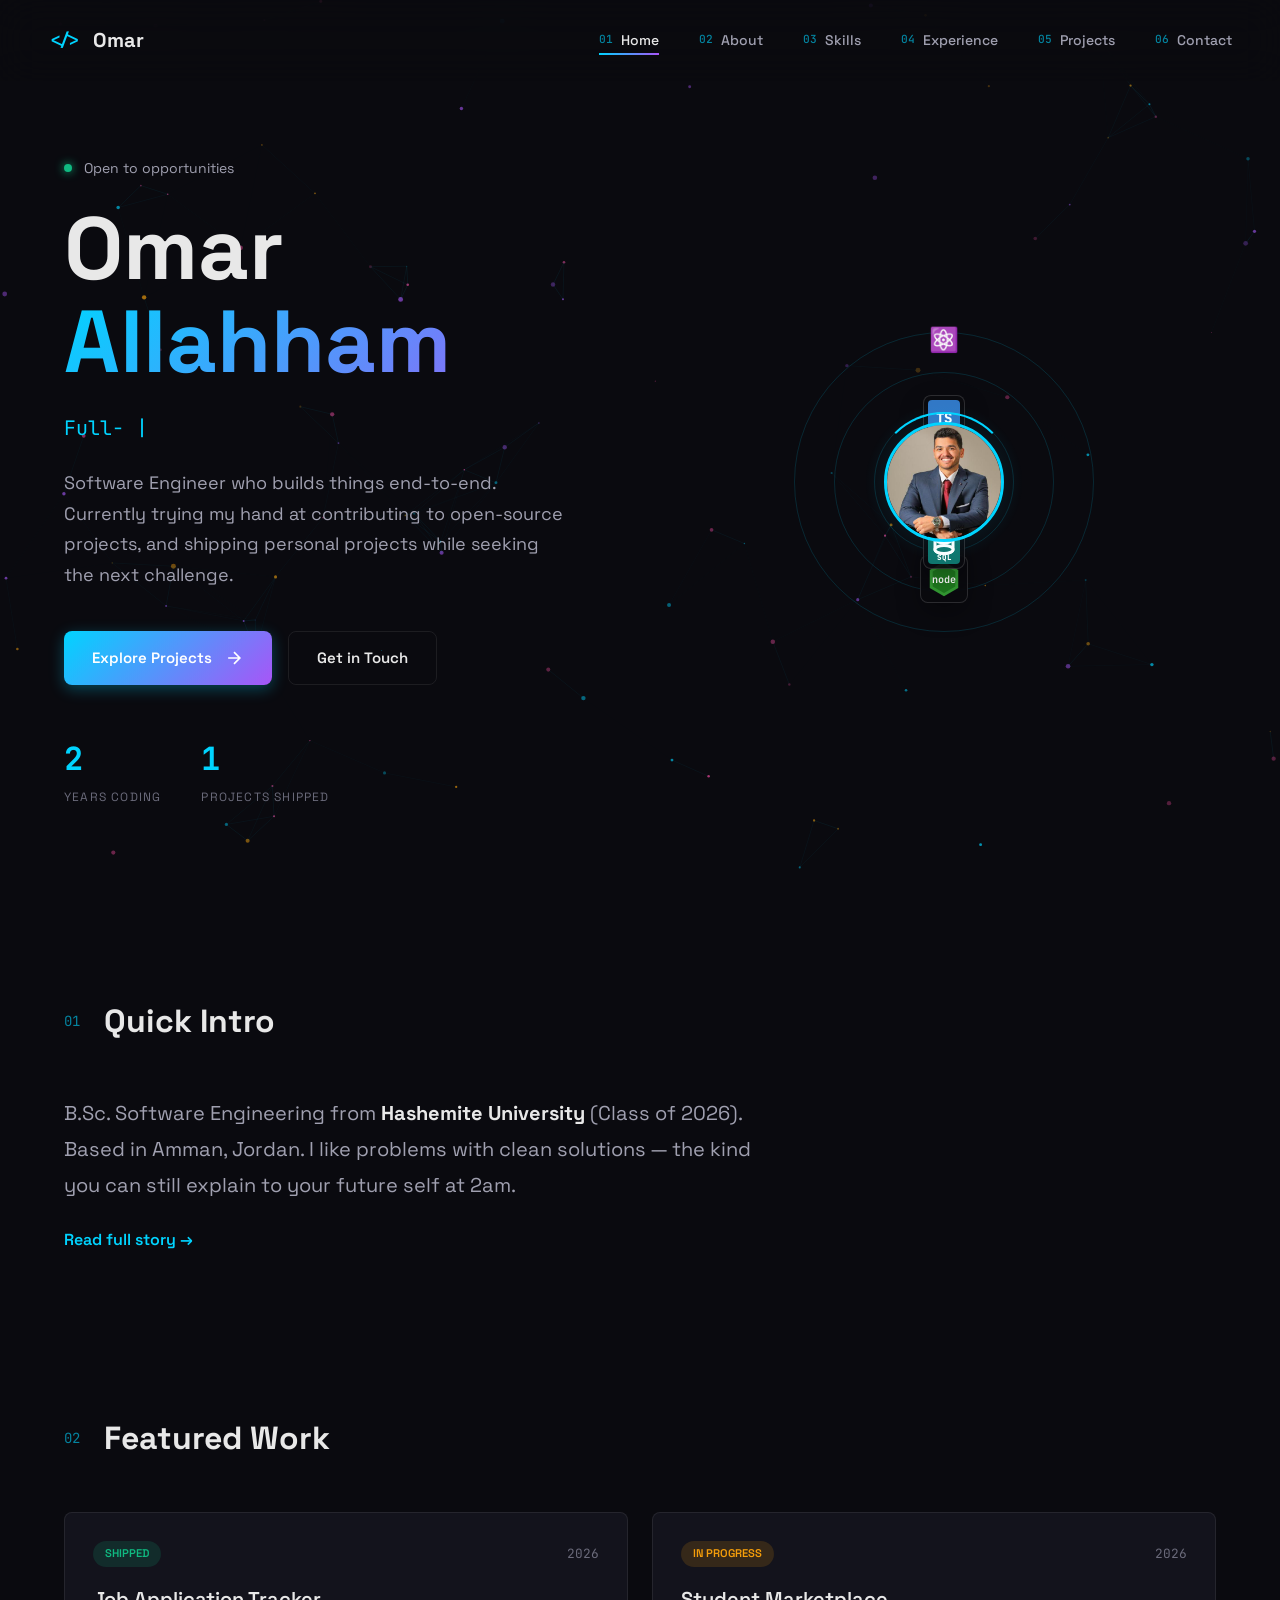
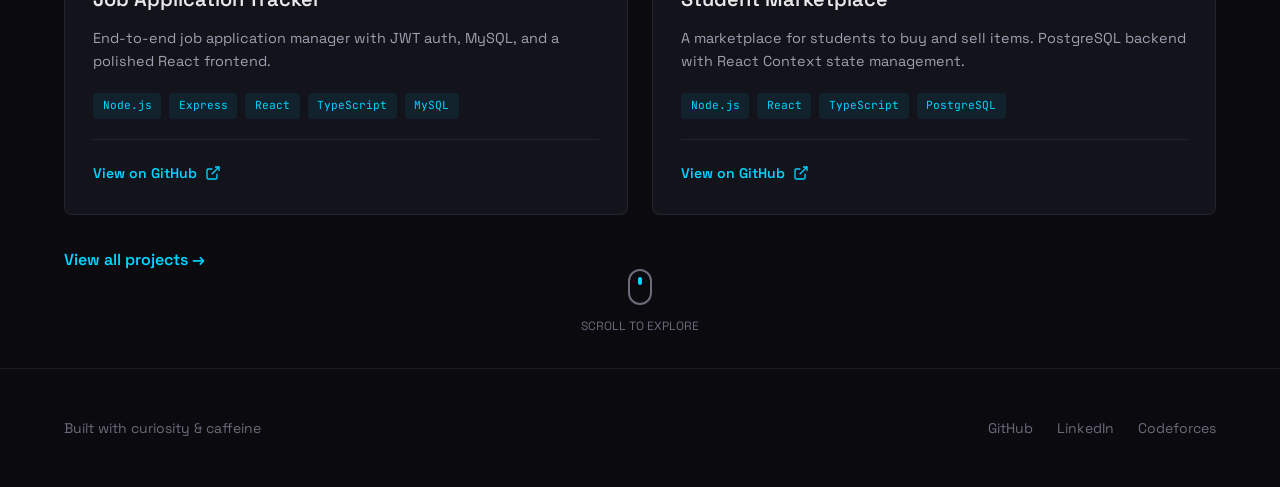
<file: index.html>
<!DOCTYPE html>
<html lang="en">
<head>
  <meta charset="UTF-8">
  <meta name="viewport" content="width=device-width, initial-scale=1.0">
  <meta name="description" content="Omar Allahham is a software engineer in Amman, Jordan building full-stack projects with React, TypeScript, Node.js, Express, and SQL databases.">
  <title>Omar Allahham — Software Engineer</title>
  <link rel="preconnect" href="https://fonts.googleapis.com">
  <link rel="preconnect" href="https://fonts.gstatic.com" crossorigin>
  <link href="https://fonts.googleapis.com/css2?family=Space+Grotesk:wght@300;400;500;600;700&family=JetBrains+Mono:wght@300;400;500;600;700&display=swap" rel="stylesheet">
  <link rel="stylesheet" href="css/main.css">
  <link rel="icon" href="data:image/svg+xml,%3Csvg xmlns='http://www.w3.org/2000/svg' viewBox='0 0 100 100'%3E%3Crect width='100' height='100' rx='18' fill='%230a0a0f'/%3E%3Ctext x='50' y='62' text-anchor='middle' font-size='42' font-family='Arial,sans-serif' font-weight='700' fill='%2300d4ff'%3EOA%3C/text%3E%3C/svg%3E">
</head>
<body class="page-home">
  <canvas id="universe-canvas" aria-hidden="true"></canvas>
  <nav class="main-nav" id="main-nav">
    <div class="nav-brand">
      <a href="index.html" class="brand-link">
        <span class="brand-symbol">&lt;/&gt;</span>
        <span class="brand-text">Omar</span>
      </a>
    </div>
    <button class="nav-toggle" id="nav-toggle" aria-label="Toggle navigation" aria-controls="nav-links" aria-expanded="false">
      <span></span><span></span><span></span>
    </button>
    <ul class="nav-links" id="nav-links">
      <li><a href="index.html" class="nav-link active"><span>01</span> Home</a></li>
      <li><a href="about.html" class="nav-link"><span>02</span> About</a></li>
      <li><a href="skills.html" class="nav-link"><span>03</span> Skills</a></li>
      <li><a href="experience.html" class="nav-link"><span>04</span> Experience</a></li>
      <li><a href="projects.html" class="nav-link"><span>05</span> Projects</a></li>
      <li><a href="contact.html" class="nav-link"><span>06</span> Contact</a></li>
    </ul>
  </nav>
  <div class="page-transition" id="page-transition"></div>
  <main class="main-content">

<section class="hero-section">
  <div class="hero-content">
    <div class="hero-eyebrow">
      <span class="status-dot"></span>
      <span class="status-text">Open to opportunities</span>
    </div>
    <h1 class="hero-title">
      <span class="title-line">Omar</span>
      <span class="title-line gradient">Allahham</span>
    </h1>
    <div class="hero-subtitle">
      <span class="typing-text" id="typing-text"></span>
      <span class="typing-cursor">|</span>
    </div>
    <p class="hero-description">
      Software Engineer who builds things end-to-end. 
      Currently trying my hand at contributing to open-source projects, 
      and shipping personal projects while seeking the next challenge.
    </p>
    <div class="hero-cta">
      <a href="projects.html" class="btn btn-primary">
        <span>Explore Projects</span>
        <svg width="20" height="20" viewBox="0 0 24 24" fill="none" stroke="currentColor" stroke-width="2"><path d="M5 12h14M12 5l7 7-7 7"/></svg>
      </a>
      <a href="contact.html" class="btn btn-secondary">
        <span>Get in Touch</span>
      </a>
    </div>
    <div class="hero-stats">
      <div class="stat-item">
        <span class="stat-number" data-target="3">0</span>
        <span class="stat-label">Years Coding</span>
      </div>
      <div class="stat-item">
        <span class="stat-number" data-target="2">0</span>
        <span class="stat-label">Projects Shipped</span>
      </div>
    </div>
  </div>
  <div class="hero-visual">
    <div class="orbit-container">
      <div class="orbit orbit-1"><div class="orbit-icon" style="--delay:0s" aria-label="React">⚛️</div></div>
      <div class="orbit orbit-2">
        <div class="orbit-icon tech-logo node-logo" style="--delay:2s" aria-label="Node.js" title="Node.js">
          <svg viewBox="0 0 64 64" role="img" aria-hidden="true">
            <path d="M32 3 56 17v30L32 61 8 47V17L32 3Z" fill="#339933"/>
            <path d="M32 8.5 51 19.5v25L32 55.5 13 44.5v-25L32 8.5Z" fill="#1f7a1f"/>
            <text x="32" y="38" text-anchor="middle" font-size="17" font-family="JetBrains Mono, monospace" font-weight="700" fill="#ffffff">node</text>
          </svg>
        </div>
      </div>
      <div class="orbit orbit-3">
        <div class="orbit-icon tech-logo ts-logo" style="--delay:4s" aria-label="TypeScript" title="TypeScript">
          <svg viewBox="0 0 64 64" role="img" aria-hidden="true">
            <rect width="64" height="64" rx="8" fill="#3178c6"/>
            <text x="32" y="45" text-anchor="middle" font-size="28" font-family="JetBrains Mono, monospace" font-weight="800" fill="#ffffff">TS</text>
          </svg>
        </div>
        <div class="orbit-icon tech-logo sql-logo" style="--delay:6s" aria-label="SQL" title="SQL">
          <svg viewBox="0 0 64 64" role="img" aria-hidden="true">
            <rect width="64" height="64" rx="8" fill="#0f766e"/>
            <ellipse cx="32" cy="17" rx="18" ry="8" fill="#ffffff"/>
            <path d="M14 17v18c0 4.4 8.1 8 18 8s18-3.6 18-8V17" fill="none" stroke="#ffffff" stroke-width="6" stroke-linejoin="round"/>
            <ellipse cx="32" cy="35" rx="18" ry="8" fill="#0f766e" stroke="#ffffff" stroke-width="6"/>
            <text x="32" y="56" text-anchor="middle" font-size="15" font-family="JetBrains Mono, monospace" font-weight="800" fill="#ffffff">SQL</text>
          </svg>
        </div>
      </div>
      <div class="center-avatar">
        <img src="assets/205370872.jpg" alt="Omar Allahham" class="avatar-img" width="400" height="400" decoding="async">
        <div class="avatar-ring"></div>
        <div class="avatar-glow"></div>
      </div>
    </div>
  </div>
  <div class="scroll-indicator">
    <div class="scroll-mouse"><div class="scroll-wheel"></div></div>
    <span>Scroll to explore</span>
  </div>
</section>

<section class="quick-about">
  <div class="section-header">
    <span class="section-number">01</span>
    <h2 class="section-title">Quick Intro</h2>
  </div>
  <div class="quick-about-content">
    <p class="lead-text">
      B.Sc. Software Engineering from <strong>Hashemite University</strong> (Class of 2026). 
      Based in Amman, Jordan. I like problems with clean solutions — 
      the kind you can still explain to your future self at 2am.
    </p>
    <a href="about.html" class="text-link">Read full story →</a>
  </div>
</section>

<section class="featured-projects">
  <div class="section-header">
    <span class="section-number">02</span>
    <h2 class="section-title">Featured Work</h2>
  </div>
  <div class="project-grid">
    <article class="project-card featured">
      <div class="project-card-inner">
        <div class="project-meta">
          <span class="project-status shipped">Shipped</span>
          <span class="project-year">2026</span>
        </div>
        <h3 class="project-name">Job Application Tracker</h3>
        <p class="project-desc">End-to-end job application manager with JWT auth, MySQL, and a polished React frontend.</p>
        <div class="project-tech">
          <span>Node.js</span><span>Express</span><span>React</span><span>TypeScript</span><span>MySQL</span>
        </div>
        <div class="project-card-back">
          <a href="https://github.com/Omar-Allaham25/job-tracker" target="_blank" rel="noopener noreferrer" class="project-link">
            <span>View on GitHub</span>
            <svg width="16" height="16" viewBox="0 0 24 24" fill="none" stroke="currentColor" stroke-width="2">
              <path d="M18 13v6a2 2 0 0 1-2 2H5a2 2 0 0 1-2-2V8a2 2 0 0 1 2-2h6"/>
              <polyline points="15 3 21 3 21 9"/><line x1="10" y1="14" x2="21" y2="3"/>
            </svg>
          </a>
        </div>
      </div>
    </article>
    <article class="project-card">
      <div class="project-card-inner">
        <div class="project-meta">
          <span class="project-status progress">In Progress</span>
          <span class="project-year">2026</span>
        </div>
        <h3 class="project-name">Student Marketplace</h3>
        <p class="project-desc">A marketplace for students to buy and sell items. PostgreSQL backend with React Context state management.</p>
        <div class="project-tech">
          <span>Node.js</span><span>React</span><span>TypeScript</span><span>PostgreSQL</span>
        </div>
        <div class="project-card-back">
          <a href="https://github.com/Omar-Allaham25/student-marketplace" target="_blank" rel="noopener noreferrer" class="project-link">
            <span>View on GitHub</span>
            <svg width="16" height="16" viewBox="0 0 24 24" fill="none" stroke="currentColor" stroke-width="2">
              <path d="M18 13v6a2 2 0 0 1-2 2H5a2 2 0 0 1-2-2V8a2 2 0 0 1 2-2h6"/>
              <polyline points="15 3 21 3 21 9"/><line x1="10" y1="14" x2="21" y2="3"/>
            </svg>
          </a>
        </div>
      </div>
    </article>
  </div>
  <a href="projects.html" class="text-link">View all projects →</a>
</section>

  </main>
  <footer class="site-footer">
    <div class="footer-content">
      <p class="footer-text">Built with curiosity & caffeine</p>
      <div class="footer-links">
        <a href="https://github.com/Omar-Allaham25" target="_blank" rel="noopener noreferrer">GitHub</a>
        <a href="https://linkedin.com/in/omaraliallaham" target="_blank" rel="noopener noreferrer">LinkedIn</a>
        <a href="https://codeforces.com/profile/omar25" target="_blank" rel="noopener noreferrer">Codeforces</a>
      </div>
    </div>
  </footer>
  <div class="scroll-progress" id="scroll-progress"></div>
  <script src="js/main.js"></script>
</body>
</html>
</file>
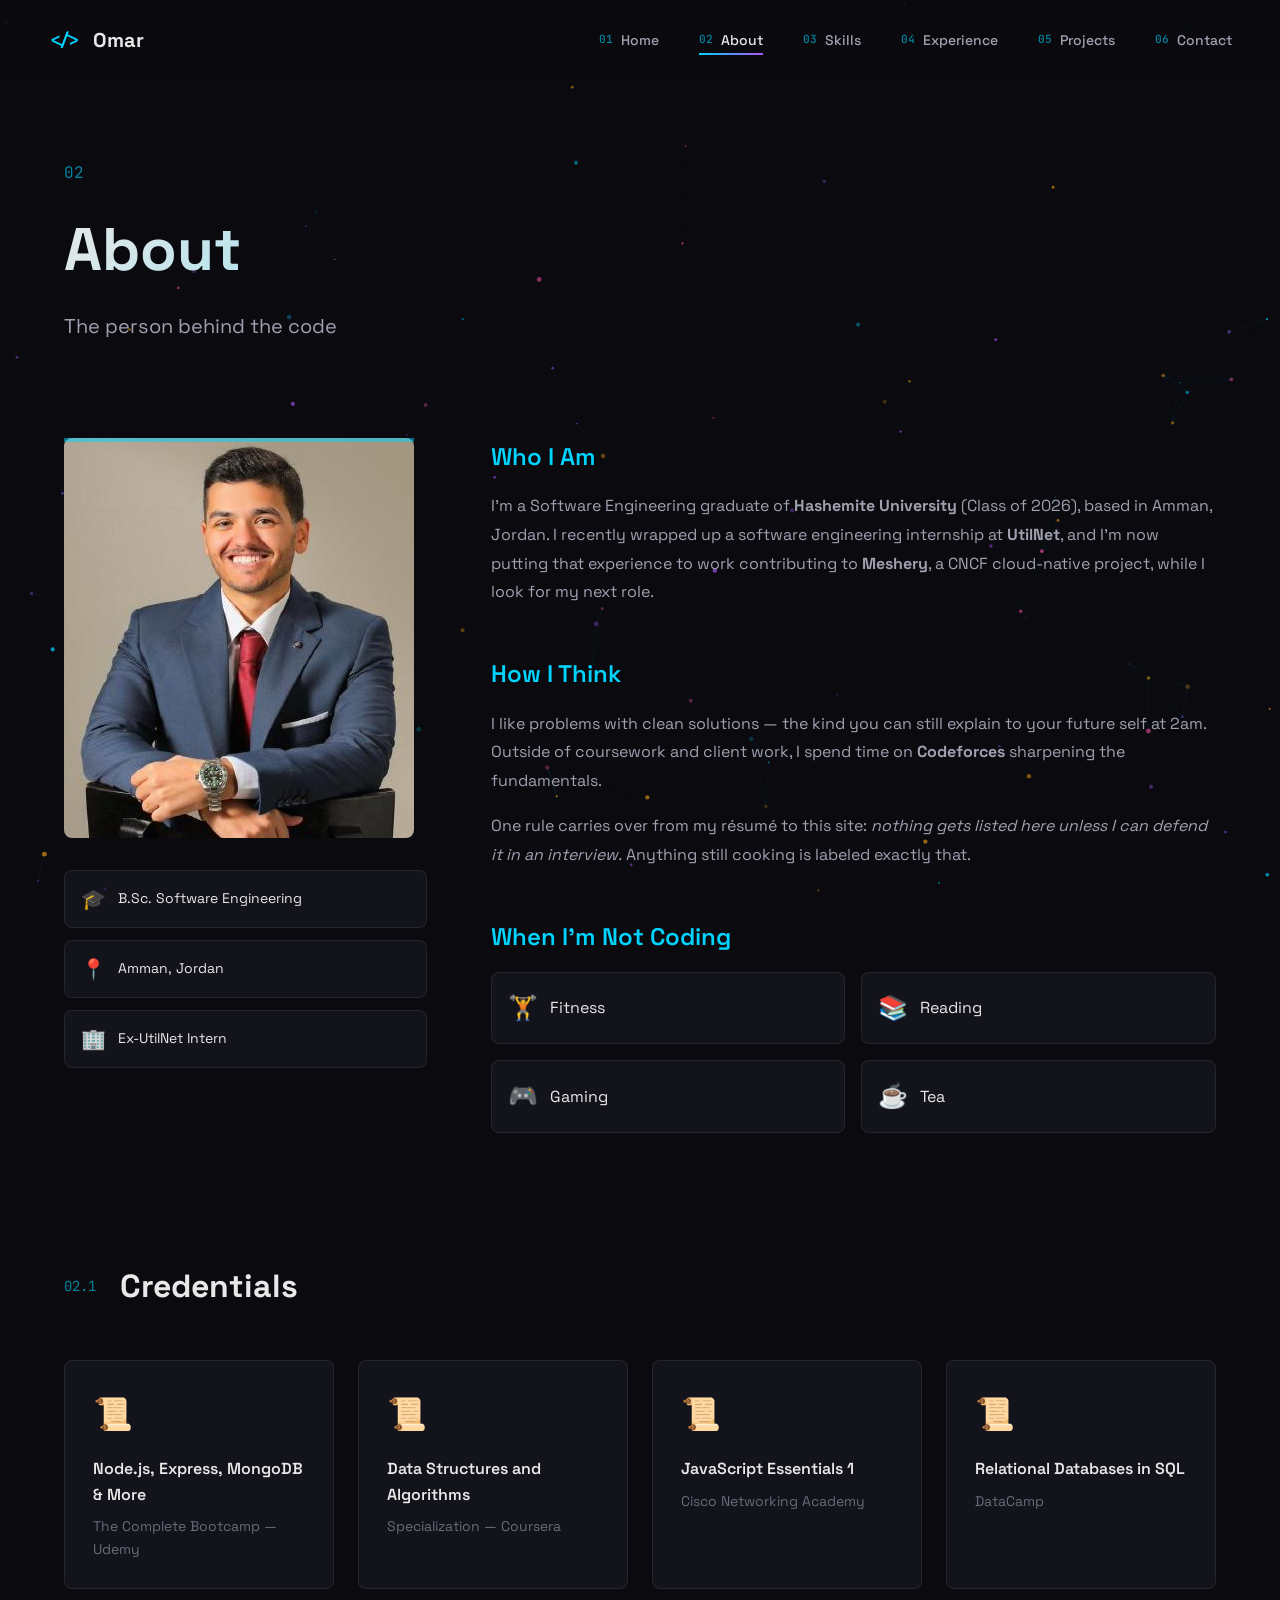
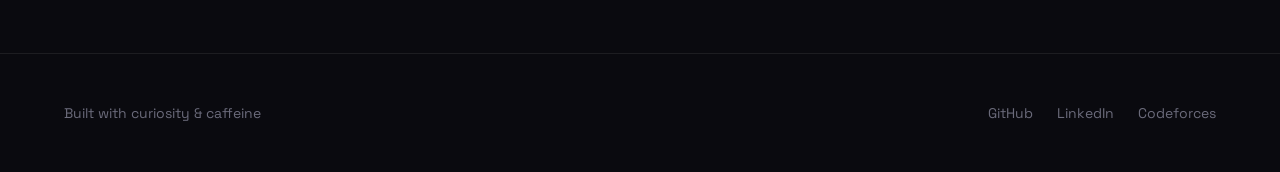
<file: about.html>
<!doctype html>
<html lang="en">
  <head>
    <meta charset="UTF-8" />
    <meta name="viewport" content="width=device-width, initial-scale=1.0" />
    <meta name="description" content="Learn about Omar Allahham, a software engineering graduate in Amman focused on full-stack development, open source, and practical software craft." />
    <title>About — Omar Allahham</title>
    <link rel="preconnect" href="https://fonts.googleapis.com" />
    <link rel="preconnect" href="https://fonts.gstatic.com" crossorigin />
    <link
      href="https://fonts.googleapis.com/css2?family=Space+Grotesk:wght@300;400;500;600;700&family=JetBrains+Mono:wght@300;400;500;600;700&display=swap"
      rel="stylesheet"
    />
    <link rel="stylesheet" href="css/main.css" />
    <link
      rel="icon"
      href="data:image/svg+xml,%3Csvg xmlns='http://www.w3.org/2000/svg' viewBox='0 0 100 100'%3E%3Crect width='100' height='100' rx='18' fill='%230a0a0f'/%3E%3Ctext x='50' y='62' text-anchor='middle' font-size='42' font-family='Arial,sans-serif' font-weight='700' fill='%2300d4ff'%3EOA%3C/text%3E%3C/svg%3E"
    />
  </head>
  <body class="page-about">
    <canvas id="universe-canvas" aria-hidden="true"></canvas>
    <nav class="main-nav" id="main-nav">
      <div class="nav-brand">
        <a href="index.html" class="brand-link">
          <span class="brand-symbol">&lt;/&gt;</span>
          <span class="brand-text">Omar</span>
        </a>
      </div>
      <button class="nav-toggle" id="nav-toggle" aria-label="Toggle navigation" aria-controls="nav-links" aria-expanded="false">
        <span></span><span></span><span></span>
      </button>
      <ul class="nav-links" id="nav-links">
        <li>
          <a href="index.html" class="nav-link"><span>01</span> Home</a>
        </li>
        <li>
          <a href="about.html" class="nav-link active"><span>02</span> About</a>
        </li>
        <li>
          <a href="skills.html" class="nav-link"><span>03</span> Skills</a>
        </li>
        <li>
          <a href="experience.html" class="nav-link"
            ><span>04</span> Experience</a
          >
        </li>
        <li>
          <a href="projects.html" class="nav-link"><span>05</span> Projects</a>
        </li>
        <li>
          <a href="contact.html" class="nav-link"><span>06</span> Contact</a>
        </li>
      </ul>
    </nav>
    <div class="page-transition" id="page-transition"></div>
    <main class="main-content">
      <section class="page-header">
        <div class="page-header-content">
          <span class="page-number">02</span>
          <h1 class="page-title">About</h1>
          <p class="page-subtitle">The person behind the code</p>
        </div>
      </section>

      <section class="about-section">
        <div class="about-grid">
          <div class="about-visual">
            <div class="photo-frame">
              <img
                src="assets/205370872.jpg"
                alt="Omar Allahham"
                class="about-photo"
                width="400"
                height="400"
                loading="lazy"
                decoding="async"
              />
              <div class="photo-glitch"></div>
              <div class="photo-scanline"></div>
            </div>
            <div class="about-badges">
              <div class="badge">
                <span class="badge-icon">🎓</span
                ><span class="badge-text">B.Sc. Software Engineering</span>
              </div>
              <div class="badge">
                <span class="badge-icon">📍</span
                ><span class="badge-text">Amman, Jordan</span>
              </div>
              <div class="badge">
                <span class="badge-icon">🏢</span
                ><span class="badge-text">Ex-UtilNet Intern</span>
              </div>
            </div>
          </div>
          <div class="about-content">
            <div class="about-block" data-animate>
              <h2 class="block-title">Who I Am</h2>
              <p>
                I'm a Software Engineering graduate of
                <strong>Hashemite University</strong> (Class of 2026), based in
                Amman, Jordan. I recently wrapped up a software engineering
                internship at <strong>UtilNet</strong>, and I'm now putting that
                experience to work contributing to <strong>Meshery</strong>, a
                CNCF cloud-native project, while I look for my next role.
              </p>
            </div>
            <div class="about-block" data-animate>
              <h2 class="block-title">How I Think</h2>
              <p>
                I like problems with clean solutions — the kind you can still
                explain to your future self at 2am. Outside of coursework and
                client work, I spend time on
                <strong>Codeforces</strong> sharpening the fundamentals.
              </p>
              <p>
                One rule carries over from my résumé to this site:
                <em
                  >nothing gets listed here unless I can defend it in an
                  interview.</em
                >
                Anything still cooking is labeled exactly that.
              </p>
            </div>
            <div class="about-block" data-animate>
              <h2 class="block-title">When I'm Not Coding</h2>
              <div class="interests-grid">
                <div class="interest-item">
                  <span class="interest-icon">🏋️</span><span>Fitness</span>
                </div>
                <div class="interest-item">
                  <span class="interest-icon">📚</span><span>Reading</span>
                </div>
                <div class="interest-item">
                  <span class="interest-icon">🎮</span><span>Gaming</span>
                </div>
                <div class="interest-item">
                  <span class="interest-icon">☕</span><span>Tea</span>
                </div>
              </div>
            </div>
          </div>
        </div>
      </section>

      <section class="credentials-section">
        <div class="section-header">
          <span class="section-number">02.1</span>
          <h2 class="section-title">Credentials</h2>
        </div>
        <div class="credentials-grid">
          <div class="credential-card" data-animate>
            <div class="credential-icon">📜</div>
            <h3>Node.js, Express, MongoDB & More</h3>
            <p>The Complete Bootcamp — Udemy</p>
          </div>
          <div class="credential-card" data-animate>
            <div class="credential-icon">📜</div>
            <h3>Data Structures and Algorithms</h3>
            <p>Specialization — Coursera</p>
          </div>
          <div class="credential-card" data-animate>
            <div class="credential-icon">📜</div>
            <h3>JavaScript Essentials 1</h3>
            <p>Cisco Networking Academy</p>
          </div>
          <div class="credential-card" data-animate>
            <div class="credential-icon">📜</div>
            <h3>Relational Databases in SQL</h3>
            <p>DataCamp</p>
          </div>
        </div>
      </section>
    </main>
    <footer class="site-footer">
      <div class="footer-content">
        <p class="footer-text">Built with curiosity & caffeine</p>
        <div class="footer-links">
          <a
            href="https://github.com/Omar-Allaham25"
            target="_blank"
            rel="noopener noreferrer"
            >GitHub</a
          >
          <a
            href="https://linkedin.com/in/omaraliallaham"
            target="_blank"
            rel="noopener noreferrer"
            >LinkedIn</a
          >
          <a
            href="https://codeforces.com/profile/omarallahham"
            target="_blank"
            rel="noopener noreferrer"
            >Codeforces</a
          >
        </div>
      </div>
    </footer>
    <div class="scroll-progress" id="scroll-progress"></div>
    <script src="js/main.js"></script>
  </body>
</html>
</file>
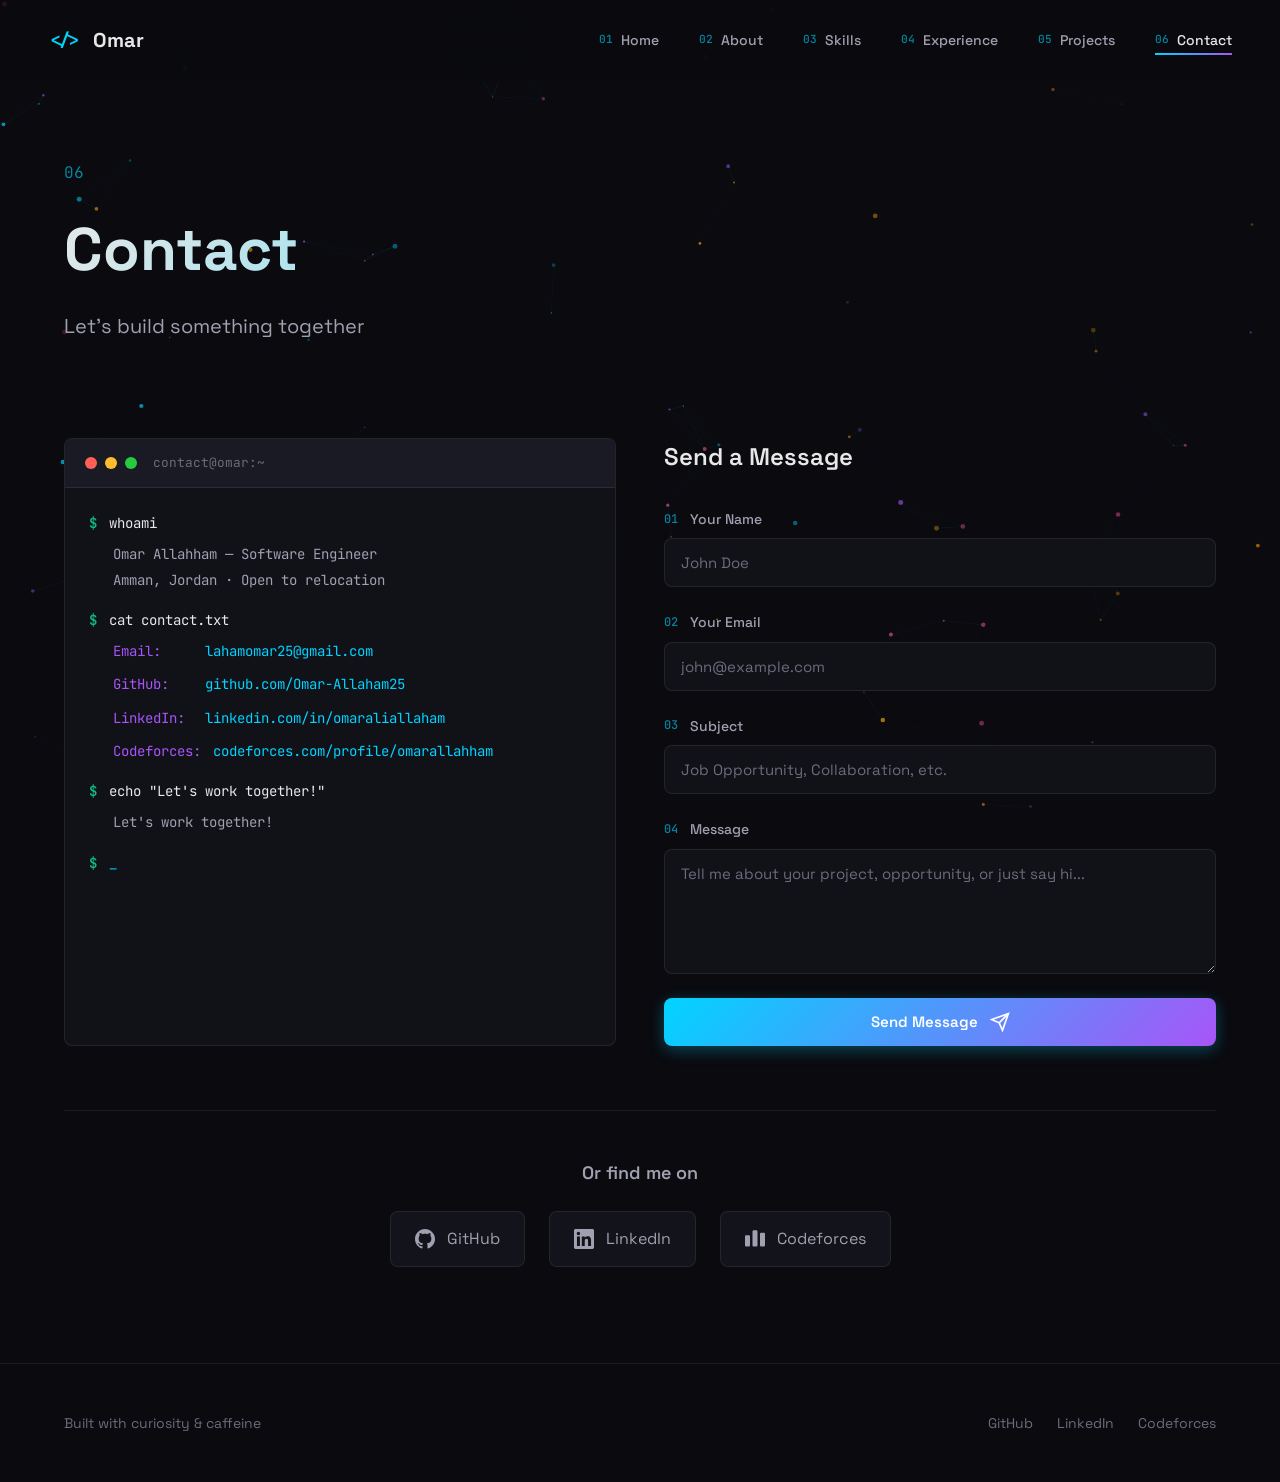
<file: contact.html>
<!doctype html>
<html lang="en">
  <head>
    <meta charset="UTF-8" />
    <meta name="viewport" content="width=device-width, initial-scale=1.0" />
    <meta name="description" content="Contact Omar Allahham for software engineering roles, collaboration, or full-stack development projects." />
    <title>Contact — Omar Allahham</title>
    <link rel="preconnect" href="https://fonts.googleapis.com" />
    <link rel="preconnect" href="https://fonts.gstatic.com" crossorigin />
    <link
      href="https://fonts.googleapis.com/css2?family=Space+Grotesk:wght@300;400;500;600;700&family=JetBrains+Mono:wght@300;400;500;600;700&display=swap"
      rel="stylesheet"
    />
    <link rel="stylesheet" href="css/main.css" />
    <link
      rel="icon"
      href="data:image/svg+xml,%3Csvg xmlns='http://www.w3.org/2000/svg' viewBox='0 0 100 100'%3E%3Crect width='100' height='100' rx='18' fill='%230a0a0f'/%3E%3Ctext x='50' y='62' text-anchor='middle' font-size='42' font-family='Arial,sans-serif' font-weight='700' fill='%2300d4ff'%3EOA%3C/text%3E%3C/svg%3E"
    />
  </head>
  <body class="page-contact">
    <canvas id="universe-canvas" aria-hidden="true"></canvas>
    <nav class="main-nav" id="main-nav">
      <div class="nav-brand">
        <a href="index.html" class="brand-link">
          <span class="brand-symbol">&lt;/&gt;</span>
          <span class="brand-text">Omar</span>
        </a>
      </div>
      <button class="nav-toggle" id="nav-toggle" aria-label="Toggle navigation" aria-controls="nav-links" aria-expanded="false">
        <span></span><span></span><span></span>
      </button>
      <ul class="nav-links" id="nav-links">
        <li>
          <a href="index.html" class="nav-link"><span>01</span> Home</a>
        </li>
        <li>
          <a href="about.html" class="nav-link"><span>02</span> About</a>
        </li>
        <li>
          <a href="skills.html" class="nav-link"><span>03</span> Skills</a>
        </li>
        <li>
          <a href="experience.html" class="nav-link"
            ><span>04</span> Experience</a
          >
        </li>
        <li>
          <a href="projects.html" class="nav-link"><span>05</span> Projects</a>
        </li>
        <li>
          <a href="contact.html" class="nav-link active"
            ><span>06</span> Contact</a
          >
        </li>
      </ul>
    </nav>
    <div class="page-transition" id="page-transition"></div>
    <main class="main-content">
      <section class="page-header">
        <div class="page-header-content">
          <span class="page-number">06</span>
          <h1 class="page-title">Contact</h1>
          <p class="page-subtitle">Let's build something together</p>
        </div>
      </section>

      <section class="contact-section">
        <div class="contact-grid">
          <div class="contact-terminal" data-animate>
            <div class="terminal-header">
              <div class="terminal-buttons">
                <span class="terminal-btn close"></span>
                <span class="terminal-btn minimize"></span>
                <span class="terminal-btn maximize"></span>
              </div>
              <span class="terminal-title">contact@omar:~</span>
            </div>
            <div class="terminal-body">
              <div class="terminal-line">
                <span class="terminal-prompt">$</span>
                <span class="terminal-command">whoami</span>
              </div>
              <div class="terminal-output">
                <p>Omar Allahham — Software Engineer</p>
                <p>Amman, Jordan · Open to relocation</p>
              </div>
              <div class="terminal-line">
                <span class="terminal-prompt">$</span>
                <span class="terminal-command">cat contact.txt</span>
              </div>
              <div class="terminal-output">
                <div class="contact-item">
                  <span class="contact-label">Email:</span>
                  <a href="mailto:lahamomar25@gmail.com" class="contact-value"
                    >lahamomar25@gmail.com</a
                  >
                </div>
                <div class="contact-item">
                  <span class="contact-label">GitHub:</span>
                  <a
                    href="https://github.com/Omar-Allaham25"
                    target="_blank"
                    rel="noopener noreferrer"
                    class="contact-value"
                    >github.com/Omar-Allaham25</a
                  >
                </div>
                <div class="contact-item">
                  <span class="contact-label">LinkedIn:</span>
                  <a
                    href="https://linkedin.com/in/omaraliallaham"
                    target="_blank"
                    rel="noopener noreferrer"
                    class="contact-value"
                    >linkedin.com/in/omaraliallaham</a
                  >
                </div>
                <div class="contact-item">
                  <span class="contact-label">Codeforces:</span>
                  <a
                    href="https://codeforces.com/profile/omarallahham"
                    target="_blank"
                    rel="noopener noreferrer"
                    class="contact-value"
                    >codeforces.com/profile/omarallahham</a
                  >
                </div>
              </div>
              <div class="terminal-line">
                <span class="terminal-prompt">$</span>
                <span class="terminal-command"
                  >echo "Let's work together!"</span
                >
              </div>
              <div class="terminal-output"><p>Let's work together!</p></div>
              <div class="terminal-line active">
                <span class="terminal-prompt">$</span>
                <span class="terminal-cursor">_</span>
              </div>
            </div>
          </div>

          <div class="contact-form-wrapper" data-animate>
            <h2 class="form-title">Send a Message</h2>
            <form
              class="contact-form"
              id="contact-form"
              action="https://formspree.io/f/xwvgpryj"
              method="POST"
            >
              <div class="form-group">
                <label for="name" class="form-label"
                  ><span class="label-number">01</span> Your Name</label
                >
                <input
                  type="text"
                  id="name"
                  name="name"
                  class="form-input"
                  placeholder="John Doe"
                  required
                />
              </div>
              <div class="form-group">
                <label for="email" class="form-label"
                  ><span class="label-number">02</span> Your Email</label
                >
                <input
                  type="email"
                  id="email"
                  name="email"
                  class="form-input"
                  placeholder="john@example.com"
                  required
                />
              </div>
              <div class="form-group">
                <label for="subject" class="form-label"
                  ><span class="label-number">03</span> Subject</label
                >
                <input
                  type="text"
                  id="subject"
                  name="subject"
                  class="form-input"
                  placeholder="Job Opportunity, Collaboration, etc."
                  required
                />
              </div>
              <div class="form-group">
                <label for="message" class="form-label"
                  ><span class="label-number">04</span> Message</label
                >
                <textarea
                  id="message"
                  name="message"
                  class="form-textarea"
                  rows="5"
                  placeholder="Tell me about your project, opportunity, or just say hi..."
                  required
                ></textarea>
              </div>
              <button type="submit" class="btn btn-primary btn-full">
                <span>Send Message</span>
                <svg
                  width="20"
                  height="20"
                  viewBox="0 0 24 24"
                  fill="none"
                  stroke="currentColor"
                  stroke-width="2"
                >
                  <line x1="22" y1="2" x2="11" y2="13" />
                  <polygon points="22 2 15 22 11 13 2 9 22 2" />
                </svg>
              </button>
            </form>
          </div>
        </div>

        <div class="social-section" data-animate>
          <h3 class="social-title">Or find me on</h3>
          <div class="social-links">
            <a
              href="https://github.com/Omar-Allaham25"
              target="_blank"
              rel="noopener noreferrer"
              class="social-link"
              aria-label="GitHub"
            >
              <svg
                width="24"
                height="24"
                viewBox="0 0 24 24"
                fill="currentColor"
              >
                <path
                  d="M12 0c-6.626 0-12 5.373-12 12 0 5.302 3.438 9.8 8.207 11.387.599.111.793-.261.793-.577v-2.234c-3.338.726-4.033-1.416-4.033-1.416-.546-1.387-1.333-1.756-1.333-1.756-1.089-.745.083-.729.083-.729 1.205.084 1.839 1.237 1.839 1.237 1.07 1.834 2.807 1.304 3.492.997.107-.775.418-1.305.762-1.604-2.665-.305-5.467-1.334-5.467-5.931 0-1.311.469-2.381 1.236-3.221-.124-.303-.535-1.524.117-3.176 0 0 1.008-.322 3.301 1.23.957-.266 1.983-.399 3.003-.404 1.02.005 2.047.138 3.006.404 2.291-1.552 3.297-1.23 3.297-1.23.653 1.653.242 2.874.118 3.176.77.84 1.235 1.911 1.235 3.221 0 4.609-2.807 5.624-5.479 5.921.43.372.823 1.102.823 2.222v3.293c0 .319.192.694.801.576 4.765-1.589 8.199-6.086 8.199-11.386 0-6.627-5.373-12-12-12z"
                />
              </svg>
              <span>GitHub</span>
            </a>
            <a
              href="https://linkedin.com/in/omaraliallaham"
              target="_blank"
              rel="noopener noreferrer"
              class="social-link"
              aria-label="LinkedIn"
            >
              <svg
                width="24"
                height="24"
                viewBox="0 0 24 24"
                fill="currentColor"
              >
                <path
                  d="M20.447 20.452h-3.554v-5.569c0-1.328-.027-3.037-1.852-3.037-1.853 0-2.136 1.445-2.136 2.939v5.667H9.351V9h3.414v1.561h.046c.477-.9 1.637-1.85 3.37-1.85 3.601 0 4.267 2.37 4.267 5.455v6.286zM5.337 7.433c-1.144 0-2.063-.926-2.063-2.065 0-1.138.92-2.063 2.063-2.063 1.14 0 2.064.925 2.064 2.063 0 1.139-.925 2.065-2.064 2.065zm1.782 13.019H3.555V9h3.564v11.452zM22.225 0H1.771C.792 0 0 .774 0 1.729v20.542C0 23.227.792 24 1.771 24h20.451C23.2 24 24 23.227 24 22.271V1.729C24 .774 23.2 0 22.222 0h.003z"
                />
              </svg>
              <span>LinkedIn</span>
            </a>
            <a
              href="https://codeforces.com/profile/omarallahham"
              target="_blank"
              rel="noopener noreferrer"
              class="social-link"
              aria-label="Codeforces"
            >
              <svg
                width="24"
                height="24"
                viewBox="0 0 24 24"
                fill="currentColor"
              >
                <path
                  d="M4.5 7.5C5.328 7.5 6 8.172 6 9v10.5c0 .828-.672 1.5-1.5 1.5h-3C.672 21 0 20.328 0 19.5V9c0-.828.672-1.5 1.5-1.5h3zm9-6c.828 0 1.5.672 1.5 1.5v16.5c0 .828-.672 1.5-1.5 1.5h-3c-.828 0-1.5-.672-1.5-1.5V3c0-.828.672-1.5 1.5-1.5h3zm9 3c.828 0 1.5.672 1.5 1.5v13.5c0 .828-.672 1.5-1.5 1.5h-3c-.828 0-1.5-.672-1.5-1.5V6c0-.828.672-1.5 1.5-1.5h3z"
                />
              </svg>
              <span>Codeforces</span>
            </a>
          </div>
        </div>
      </section>
    </main>
    <footer class="site-footer">
      <div class="footer-content">
        <p class="footer-text">Built with curiosity & caffeine</p>
        <div class="footer-links">
          <a
            href="https://github.com/Omar-Allaham25"
            target="_blank"
            rel="noopener noreferrer"
            >GitHub</a
          >
          <a
            href="https://linkedin.com/in/omaraliallaham"
            target="_blank"
            rel="noopener noreferrer"
            >LinkedIn</a
          >
          <a
            href="https://codeforces.com/profile/omarallahham"
            target="_blank"
            rel="noopener noreferrer"
            >Codeforces</a
          >
        </div>
      </div>
    </footer>
    <div class="scroll-progress" id="scroll-progress"></div>
    <script src="js/main.js"></script>
  </body>
</html>
</file>
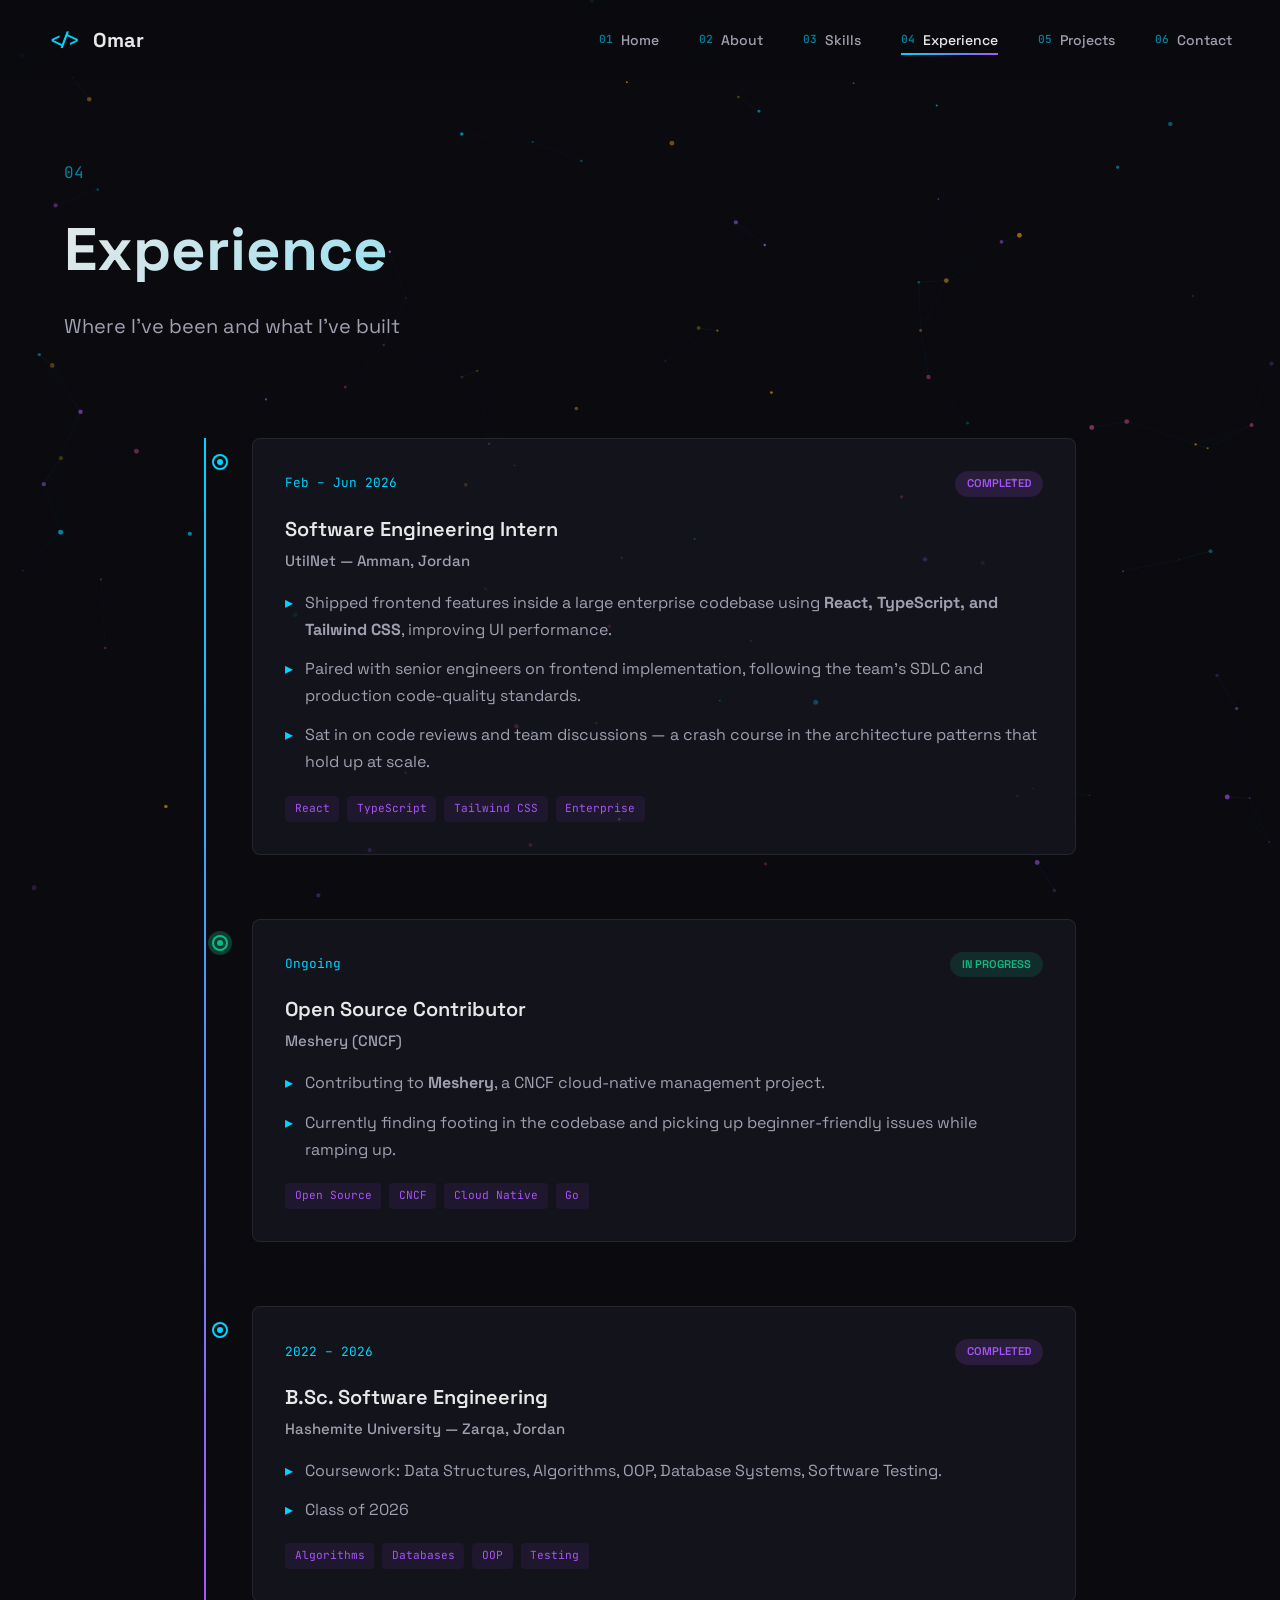
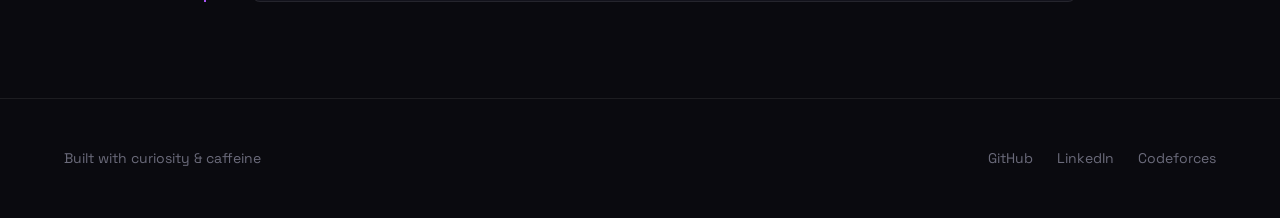
<file: experience.html>
<!DOCTYPE html>
<html lang="en">
<head>
  <meta charset="UTF-8">
  <meta name="viewport" content="width=device-width, initial-scale=1.0">
  <meta name="description" content="Omar Allahham's software engineering experience, including a UtilNet internship, open-source contribution work, and a B.Sc. in Software Engineering.">
  <title>Experience — Omar Allahham</title>
  <link rel="preconnect" href="https://fonts.googleapis.com">
  <link rel="preconnect" href="https://fonts.gstatic.com" crossorigin>
  <link href="https://fonts.googleapis.com/css2?family=Space+Grotesk:wght@300;400;500;600;700&family=JetBrains+Mono:wght@300;400;500;600;700&display=swap" rel="stylesheet">
  <link rel="stylesheet" href="css/main.css">
  <link rel="icon" href="data:image/svg+xml,%3Csvg xmlns='http://www.w3.org/2000/svg' viewBox='0 0 100 100'%3E%3Crect width='100' height='100' rx='18' fill='%230a0a0f'/%3E%3Ctext x='50' y='62' text-anchor='middle' font-size='42' font-family='Arial,sans-serif' font-weight='700' fill='%2300d4ff'%3EOA%3C/text%3E%3C/svg%3E">
</head>
<body class="page-experience">
  <canvas id="universe-canvas" aria-hidden="true"></canvas>
  <nav class="main-nav" id="main-nav">
    <div class="nav-brand">
      <a href="index.html" class="brand-link">
        <span class="brand-symbol">&lt;/&gt;</span>
        <span class="brand-text">Omar</span>
      </a>
    </div>
    <button class="nav-toggle" id="nav-toggle" aria-label="Toggle navigation" aria-controls="nav-links" aria-expanded="false">
      <span></span><span></span><span></span>
    </button>
    <ul class="nav-links" id="nav-links">
      <li><a href="index.html" class="nav-link"><span>01</span> Home</a></li>
      <li><a href="about.html" class="nav-link"><span>02</span> About</a></li>
      <li><a href="skills.html" class="nav-link"><span>03</span> Skills</a></li>
      <li><a href="experience.html" class="nav-link active"><span>04</span> Experience</a></li>
      <li><a href="projects.html" class="nav-link"><span>05</span> Projects</a></li>
      <li><a href="contact.html" class="nav-link"><span>06</span> Contact</a></li>
    </ul>
  </nav>
  <div class="page-transition" id="page-transition"></div>
  <main class="main-content">

<section class="page-header">
  <div class="page-header-content">
    <span class="page-number">04</span>
    <h1 class="page-title">Experience</h1>
    <p class="page-subtitle">Where I've been and what I've built</p>
  </div>
</section>

<section class="experience-section">
  <div class="timeline">
    <div class="timeline-line"></div>

    <div class="timeline-item" data-animate>
      <div class="timeline-marker completed"><span class="marker-dot"></span></div>
      <div class="timeline-content">
        <div class="timeline-header">
          <span class="timeline-date">Feb – Jun 2026</span>
          <span class="timeline-status">Completed</span>
        </div>
        <h3 class="timeline-title">Software Engineering Intern</h3>
        <h4 class="timeline-company">UtilNet — Amman, Jordan</h4>
        <div class="timeline-body">
          <ul class="timeline-list">
            <li>Shipped frontend features inside a large enterprise codebase using <strong>React, TypeScript, and Tailwind CSS</strong>, improving UI performance.</li>
            <li>Paired with senior engineers on frontend implementation, following the team's SDLC and production code-quality standards.</li>
            <li>Sat in on code reviews and team discussions — a crash course in the architecture patterns that hold up at scale.</li>
          </ul>
        </div>
        <div class="timeline-tags">
          <span>React</span><span>TypeScript</span><span>Tailwind CSS</span><span>Enterprise</span>
        </div>
      </div>
    </div>

    <div class="timeline-item" data-animate>
      <div class="timeline-marker active">
        <span class="marker-dot"></span>
        <span class="marker-pulse"></span>
      </div>
      <div class="timeline-content">
        <div class="timeline-header">
          <span class="timeline-date">Ongoing</span>
          <span class="timeline-status status-active">In Progress</span>
        </div>
        <h3 class="timeline-title">Open Source Contributor</h3>
        <h4 class="timeline-company">Meshery (CNCF)</h4>
        <div class="timeline-body">
          <ul class="timeline-list">
            <li>Contributing to <strong>Meshery</strong>, a CNCF cloud-native management project.</li>
            <li>Currently finding footing in the codebase and picking up beginner-friendly issues while ramping up.</li>
          </ul>
        </div>
        <div class="timeline-tags">
          <span>Open Source</span><span>CNCF</span><span>Cloud Native</span><span>Go</span>
        </div>
      </div>
    </div>

    <div class="timeline-item" data-animate>
      <div class="timeline-marker completed"><span class="marker-dot"></span></div>
      <div class="timeline-content">
        <div class="timeline-header">
          <span class="timeline-date">2022 – 2026</span>
          <span class="timeline-status">Completed</span>
        </div>
        <h3 class="timeline-title">B.Sc. Software Engineering</h3>
        <h4 class="timeline-company">Hashemite University — Zarqa, Jordan</h4>
        <div class="timeline-body">
          <ul class="timeline-list">
            <li>Coursework: Data Structures, Algorithms, OOP, Database Systems, Software Testing.</li>
            <li>Class of 2026</li>
          </ul>
        </div>
        <div class="timeline-tags">
          <span>Algorithms</span><span>Databases</span><span>OOP</span><span>Testing</span>
        </div>
      </div>
    </div>
  </div>
</section>

  </main>
  <footer class="site-footer">
    <div class="footer-content">
      <p class="footer-text">Built with curiosity & caffeine</p>
      <div class="footer-links">
        <a href="https://github.com/Omar-Allaham25" target="_blank" rel="noopener noreferrer">GitHub</a>
        <a href="https://linkedin.com/in/omaraliallaham" target="_blank" rel="noopener noreferrer">LinkedIn</a>
        <a href="https://codeforces.com/profile/omarallahham" target="_blank" rel="noopener noreferrer">Codeforces</a>
      </div>
    </div>
  </footer>
  <div class="scroll-progress" id="scroll-progress"></div>
  <script src="js/main.js"></script>
</body>
</html>
</file>
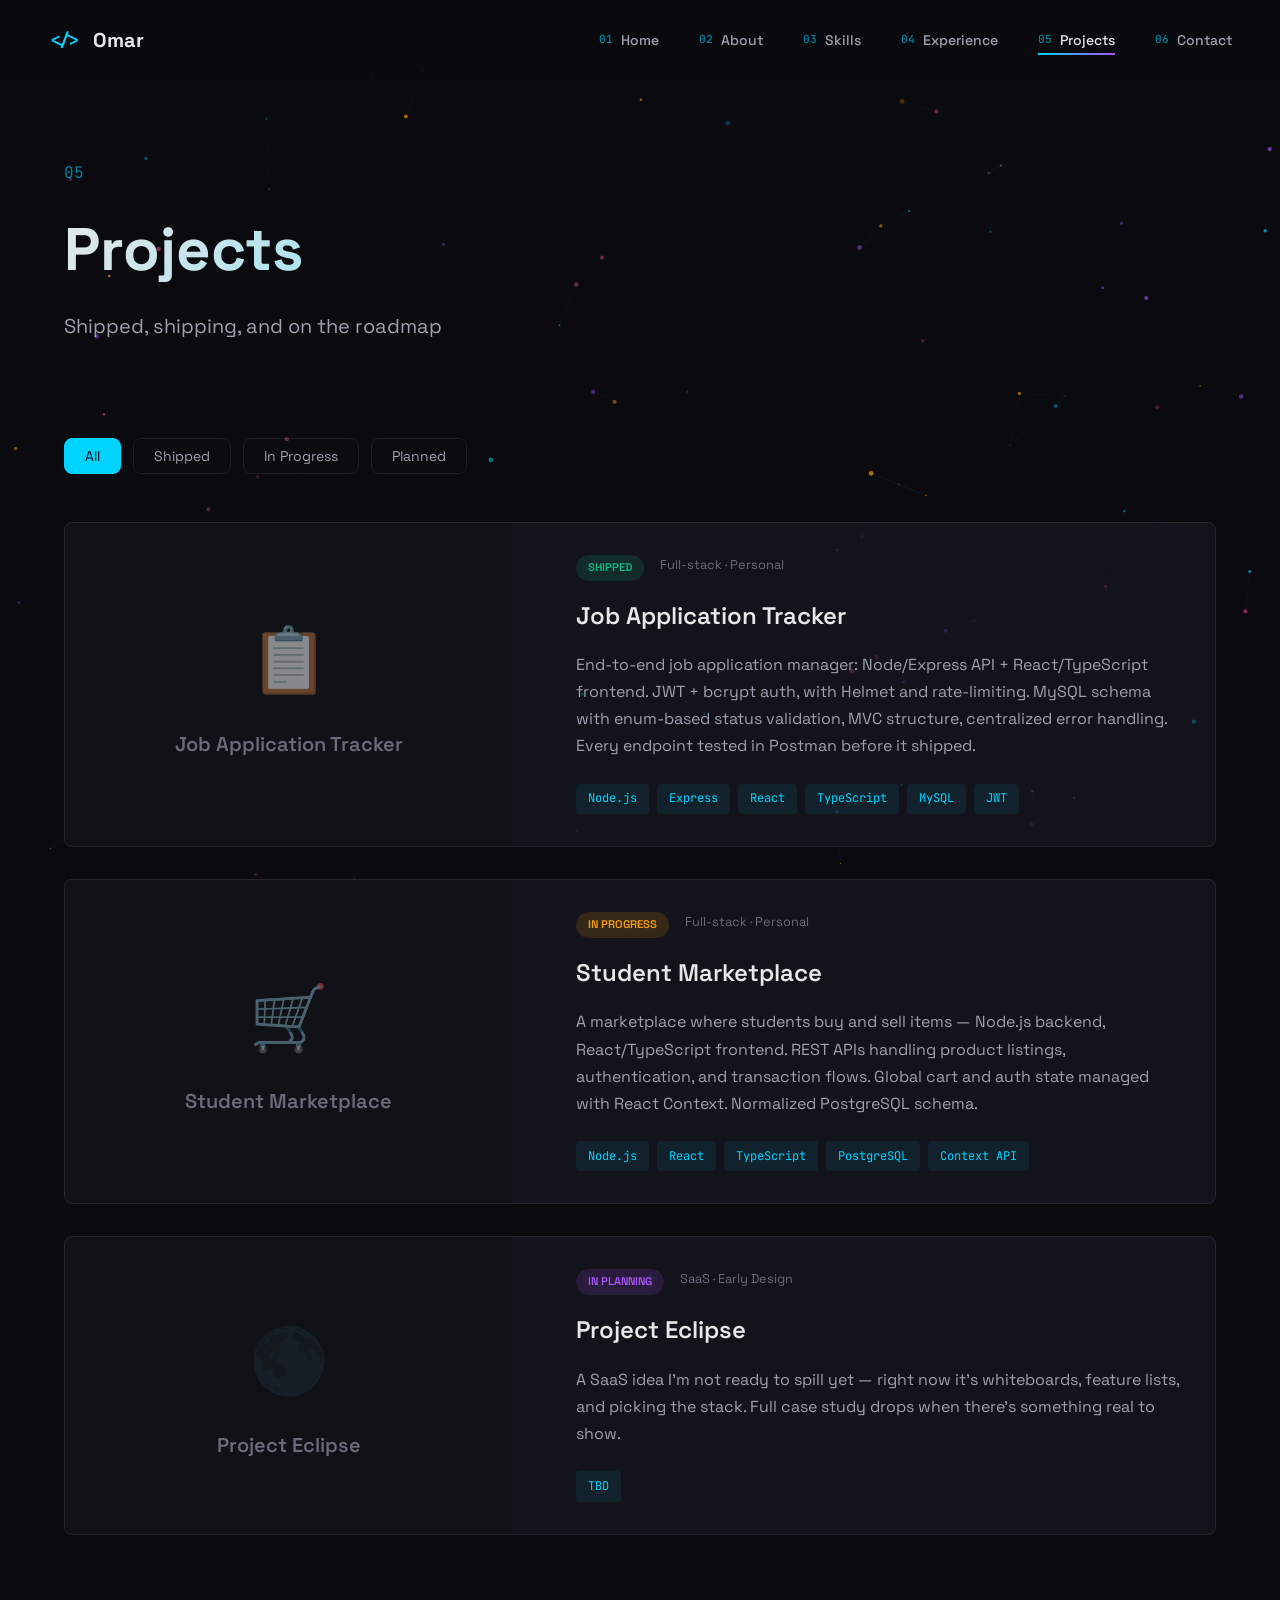
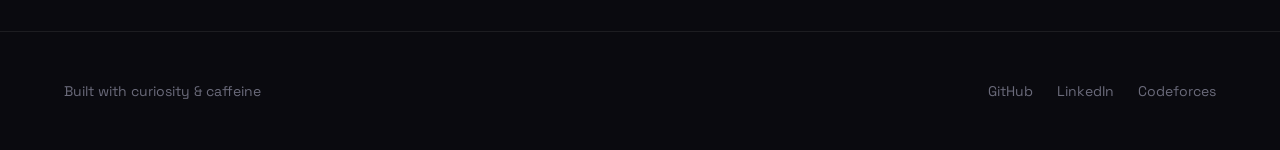
<file: projects.html>
<!DOCTYPE html>
<html lang="en">
<head>
  <meta charset="UTF-8">
  <meta name="viewport" content="width=device-width, initial-scale=1.0">
  <meta name="description" content="Selected projects by Omar Allahham, including full-stack applications built with React, TypeScript, Node.js, Express, MySQL, and PostgreSQL.">
  <title>Projects — Omar Allahham</title>
  <link rel="preconnect" href="https://fonts.googleapis.com">
  <link rel="preconnect" href="https://fonts.gstatic.com" crossorigin>
  <link href="https://fonts.googleapis.com/css2?family=Space+Grotesk:wght@300;400;500;600;700&family=JetBrains+Mono:wght@300;400;500;600;700&display=swap" rel="stylesheet">
  <link rel="stylesheet" href="css/main.css">
  <link rel="icon" href="data:image/svg+xml,%3Csvg xmlns='http://www.w3.org/2000/svg' viewBox='0 0 100 100'%3E%3Crect width='100' height='100' rx='18' fill='%230a0a0f'/%3E%3Ctext x='50' y='62' text-anchor='middle' font-size='42' font-family='Arial,sans-serif' font-weight='700' fill='%2300d4ff'%3EOA%3C/text%3E%3C/svg%3E">
</head>
<body class="page-projects">
  <canvas id="universe-canvas" aria-hidden="true"></canvas>
  <nav class="main-nav" id="main-nav">
    <div class="nav-brand">
      <a href="index.html" class="brand-link">
        <span class="brand-symbol">&lt;/&gt;</span>
        <span class="brand-text">Omar</span>
      </a>
    </div>
    <button class="nav-toggle" id="nav-toggle" aria-label="Toggle navigation" aria-controls="nav-links" aria-expanded="false">
      <span></span><span></span><span></span>
    </button>
    <ul class="nav-links" id="nav-links">
      <li><a href="index.html" class="nav-link"><span>01</span> Home</a></li>
      <li><a href="about.html" class="nav-link"><span>02</span> About</a></li>
      <li><a href="skills.html" class="nav-link"><span>03</span> Skills</a></li>
      <li><a href="experience.html" class="nav-link"><span>04</span> Experience</a></li>
      <li><a href="projects.html" class="nav-link active"><span>05</span> Projects</a></li>
      <li><a href="contact.html" class="nav-link"><span>06</span> Contact</a></li>
    </ul>
  </nav>
  <div class="page-transition" id="page-transition"></div>
  <main class="main-content">

<section class="page-header">
  <div class="page-header-content">
    <span class="page-number">05</span>
    <h1 class="page-title">Projects</h1>
    <p class="page-subtitle">Shipped, shipping, and on the roadmap</p>
  </div>
</section>

<section class="projects-section">
  <div class="projects-filter">
    <button class="filter-btn active" data-filter="all">All</button>
    <button class="filter-btn" data-filter="shipped">Shipped</button>
    <button class="filter-btn" data-filter="progress">In Progress</button>
    <button class="filter-btn" data-filter="planned">Planned</button>
  </div>

  <div class="projects-grid">
    <article class="project-showcase" data-category="shipped" data-animate>
      <div class="showcase-visual">
        <div class="showcase-placeholder">
          <span class="placeholder-icon">📋</span>
          <span class="placeholder-text">Job Application Tracker</span>
        </div>
        <div class="showcase-overlay">
          <a href="https://github.com/Omar-Allaham25/job-tracker" target="_blank" rel="noopener noreferrer" class="overlay-link">
            <svg width="24" height="24" viewBox="0 0 24 24" fill="none" stroke="currentColor" stroke-width="2">
              <path d="M9 19c-5 1.5-5-2.5-7-3m14 6v-3.87a3.37 3.37 0 0 0-.94-2.61c3.14-.35 6.44-1.54 6.44-7A5.44 5.44 0 0 0 20 4.77 5.07 5.07 0 0 0 19.91 1S18.73.65 16 2.48a13.38 13.38 0 0 0-7 0C6.27.65 5.09 1 5.09 1A5.07 5.07 0 0 0 5 4.77a5.44 5.44 0 0 0-1.5 3.78c0 5.42 3.3 6.61 6.44 7A3.37 3.37 0 0 0 9 18.13V22"/>
            </svg>
            View Code
          </a>
        </div>
      </div>
      <div class="showcase-info">
        <div class="showcase-meta">
          <span class="showcase-status shipped">Shipped</span>
          <span class="showcase-type">Full-stack · Personal</span>
        </div>
        <h3 class="showcase-title">Job Application Tracker</h3>
        <p class="showcase-desc">End-to-end job application manager: Node/Express API + React/TypeScript frontend. JWT + bcrypt auth, with Helmet and rate-limiting. MySQL schema with enum-based status validation, MVC structure, centralized error handling. Every endpoint tested in Postman before it shipped.</p>
        <div class="showcase-tech">
          <span>Node.js</span><span>Express</span><span>React</span><span>TypeScript</span><span>MySQL</span><span>JWT</span>
        </div>
      </div>
    </article>

    <article class="project-showcase" data-category="progress" data-animate>
      <div class="showcase-visual">
        <div class="showcase-placeholder">
          <span class="placeholder-icon">🛒</span>
          <span class="placeholder-text">Student Marketplace</span>
        </div>
        <div class="showcase-overlay">
          <a href="https://github.com/Omar-Allaham25/student-marketplace" target="_blank" rel="noopener noreferrer" class="overlay-link">
            <svg width="24" height="24" viewBox="0 0 24 24" fill="none" stroke="currentColor" stroke-width="2">
              <path d="M9 19c-5 1.5-5-2.5-7-3m14 6v-3.87a3.37 3.37 0 0 0-.94-2.61c3.14-.35 6.44-1.54 6.44-7A5.44 5.44 0 0 0 20 4.77 5.07 5.07 0 0 0 19.91 1S18.73.65 16 2.48a13.38 13.38 0 0 0-7 0C6.27.65 5.09 1 5.09 1A5.07 5.07 0 0 0 5 4.77a5.44 5.44 0 0 0-1.5 3.78c0 5.42 3.3 6.61 6.44 7A3.37 3.37 0 0 0 9 18.13V22"/>
            </svg>
            View Code
          </a>
        </div>
      </div>
      <div class="showcase-info">
        <div class="showcase-meta">
          <span class="showcase-status progress">In Progress</span>
          <span class="showcase-type">Full-stack · Personal</span>
        </div>
        <h3 class="showcase-title">Student Marketplace</h3>
        <p class="showcase-desc">A marketplace where students buy and sell items — Node.js backend, React/TypeScript frontend. REST APIs handling product listings, authentication, and transaction flows. Global cart and auth state managed with React Context. Normalized PostgreSQL schema.</p>
        <div class="showcase-tech">
          <span>Node.js</span><span>React</span><span>TypeScript</span><span>PostgreSQL</span><span>Context API</span>
        </div>
      </div>
    </article>

    <article class="project-showcase" data-category="planned" data-animate>
      <div class="showcase-visual">
        <div class="showcase-placeholder planned">
          <span class="placeholder-icon">🌑</span>
          <span class="placeholder-text">Project Eclipse</span>
        </div>
        <div class="showcase-overlay">
          <span class="overlay-link disabled">
            <svg width="24" height="24" viewBox="0 0 24 24" fill="none" stroke="currentColor" stroke-width="2">
              <circle cx="12" cy="12" r="10"/><line x1="12" y1="16" x2="12" y2="12"/><line x1="12" y1="8" x2="12.01" y2="8"/>
            </svg>
            Coming Soon
          </span>
        </div>
      </div>
      <div class="showcase-info">
        <div class="showcase-meta">
          <span class="showcase-status planned">In Planning</span>
          <span class="showcase-type">SaaS · Early Design</span>
        </div>
        <h3 class="showcase-title">Project Eclipse</h3>
        <p class="showcase-desc">A SaaS idea I'm not ready to spill yet — right now it's whiteboards, feature lists, and picking the stack. Full case study drops when there's something real to show.</p>
        <div class="showcase-tech"><span>TBD</span></div>
      </div>
    </article>
  </div>
</section>

  </main>
  <footer class="site-footer">
    <div class="footer-content">
      <p class="footer-text">Built with curiosity & caffeine</p>
      <div class="footer-links">
        <a href="https://github.com/Omar-Allaham25" target="_blank" rel="noopener noreferrer">GitHub</a>
        <a href="https://linkedin.com/in/omaraliallaham" target="_blank" rel="noopener noreferrer">LinkedIn</a>
        <a href="https://codeforces.com/profile/omarallahham" target="_blank" rel="noopener noreferrer">Codeforces</a>
      </div>
    </div>
  </footer>
  <div class="scroll-progress" id="scroll-progress"></div>
  <script src="js/main.js"></script>
</body>
</html>
</file>
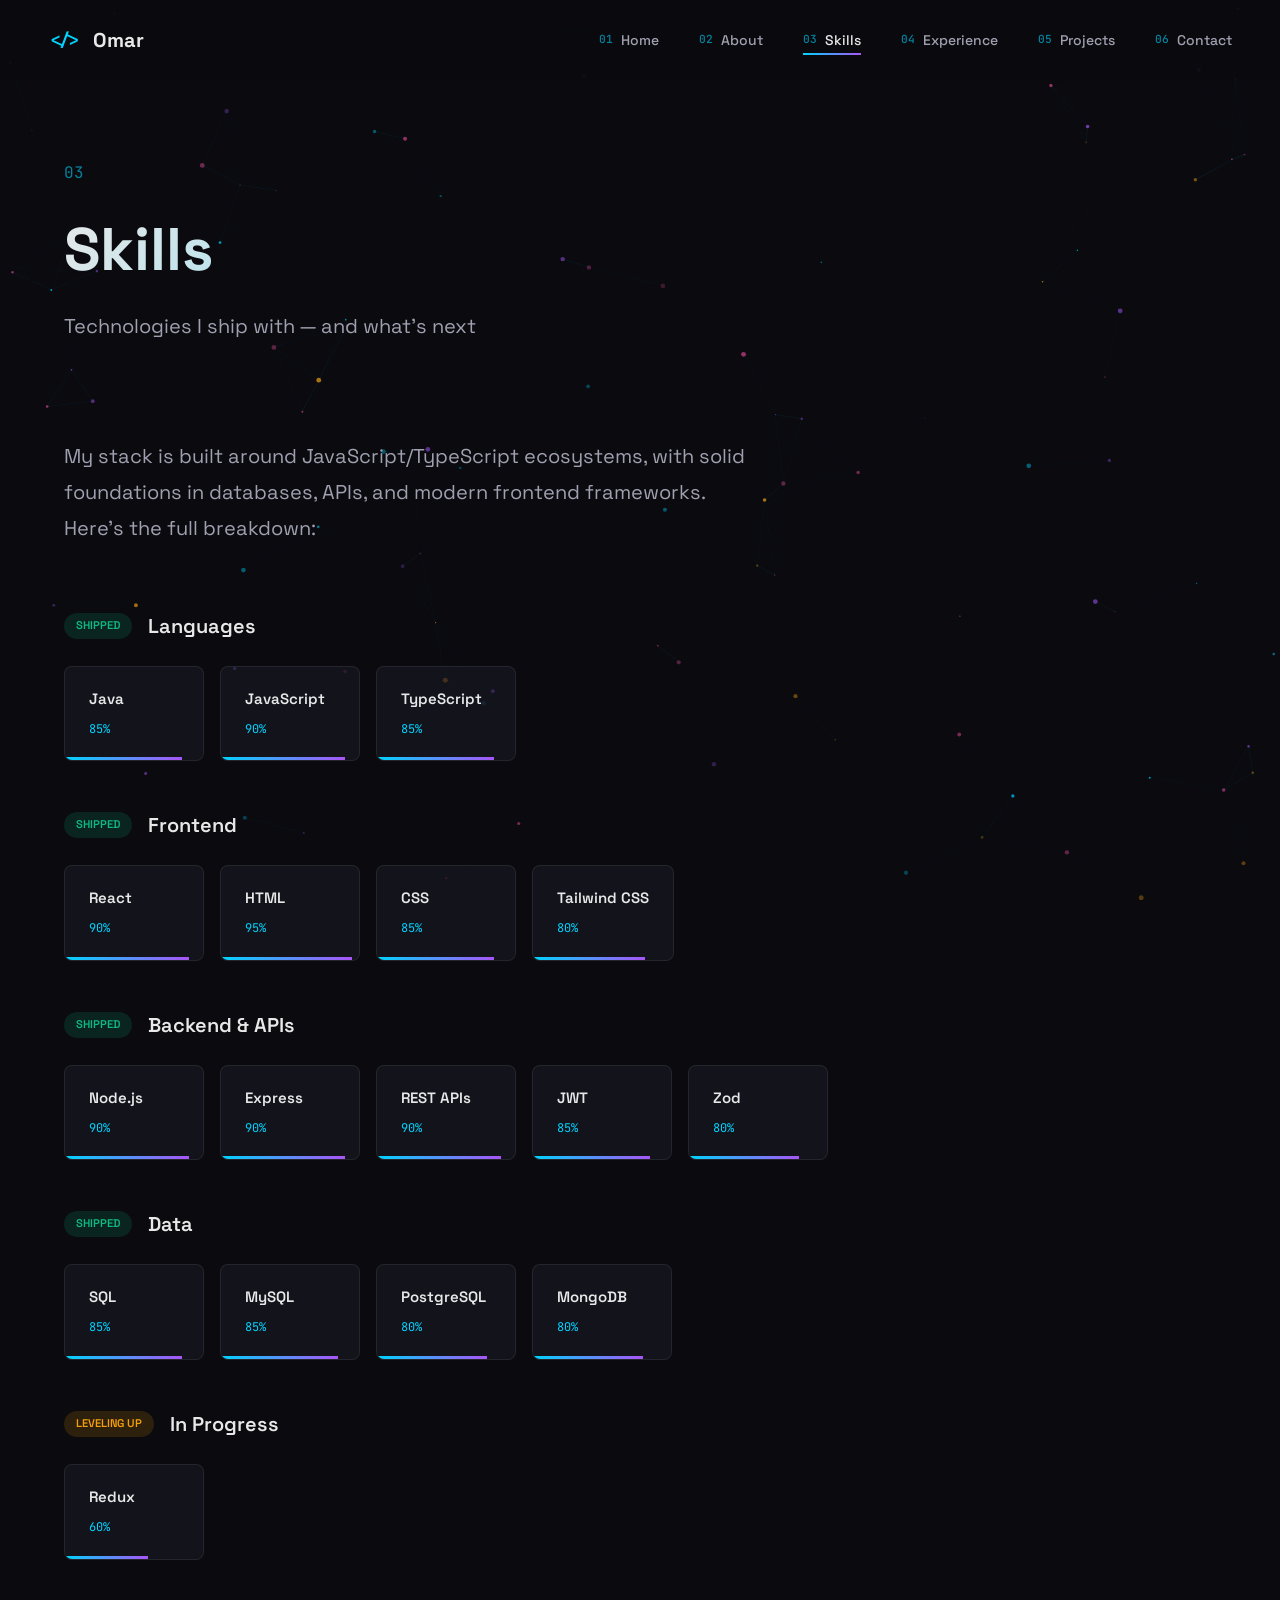
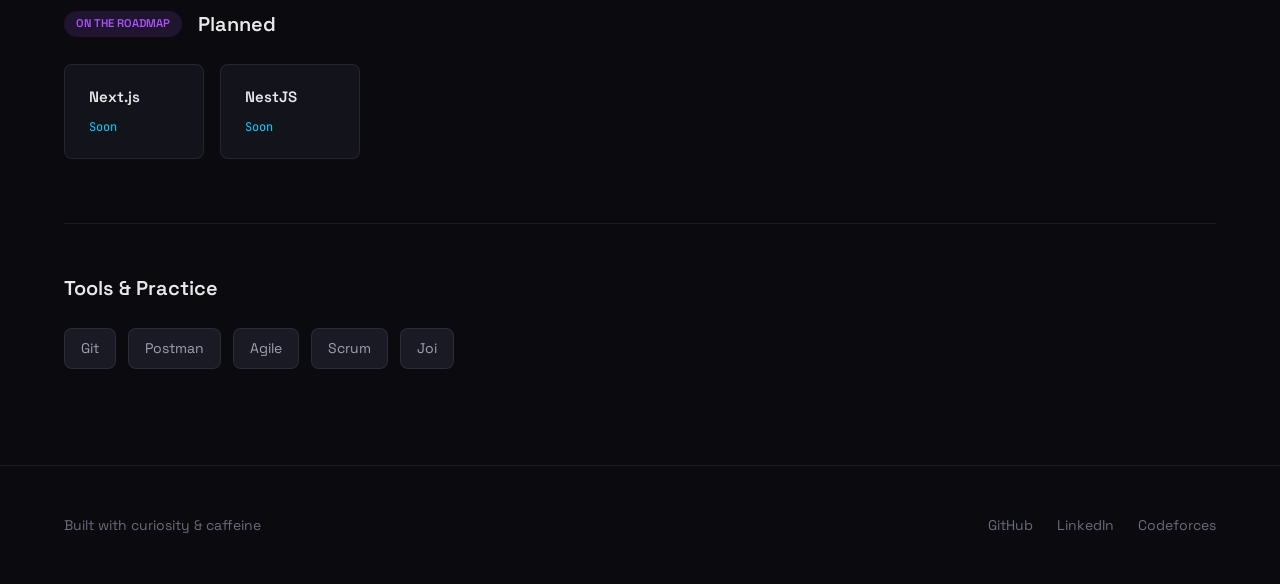
<file: skills.html>
<!DOCTYPE html>
<html lang="en">
<head>
  <meta charset="UTF-8">
  <meta name="viewport" content="width=device-width, initial-scale=1.0">
  <meta name="description" content="Explore Omar Allahham's software engineering skills across React, TypeScript, Node.js, Express, SQL databases, APIs, and developer tools.">
  <title>Skills — Omar Allahham</title>
  <link rel="preconnect" href="https://fonts.googleapis.com">
  <link rel="preconnect" href="https://fonts.gstatic.com" crossorigin>
  <link href="https://fonts.googleapis.com/css2?family=Space+Grotesk:wght@300;400;500;600;700&family=JetBrains+Mono:wght@300;400;500;600;700&display=swap" rel="stylesheet">
  <link rel="stylesheet" href="css/main.css">
  <link rel="icon" href="data:image/svg+xml,%3Csvg xmlns='http://www.w3.org/2000/svg' viewBox='0 0 100 100'%3E%3Crect width='100' height='100' rx='18' fill='%230a0a0f'/%3E%3Ctext x='50' y='62' text-anchor='middle' font-size='42' font-family='Arial,sans-serif' font-weight='700' fill='%2300d4ff'%3EOA%3C/text%3E%3C/svg%3E">
</head>
<body class="page-skills">
  <canvas id="universe-canvas" aria-hidden="true"></canvas>
  <nav class="main-nav" id="main-nav">
    <div class="nav-brand">
      <a href="index.html" class="brand-link">
        <span class="brand-symbol">&lt;/&gt;</span>
        <span class="brand-text">Omar</span>
      </a>
    </div>
    <button class="nav-toggle" id="nav-toggle" aria-label="Toggle navigation" aria-controls="nav-links" aria-expanded="false">
      <span></span><span></span><span></span>
    </button>
    <ul class="nav-links" id="nav-links">
      <li><a href="index.html" class="nav-link"><span>01</span> Home</a></li>
      <li><a href="about.html" class="nav-link"><span>02</span> About</a></li>
      <li><a href="skills.html" class="nav-link active"><span>03</span> Skills</a></li>
      <li><a href="experience.html" class="nav-link"><span>04</span> Experience</a></li>
      <li><a href="projects.html" class="nav-link"><span>05</span> Projects</a></li>
      <li><a href="contact.html" class="nav-link"><span>06</span> Contact</a></li>
    </ul>
  </nav>
  <div class="page-transition" id="page-transition"></div>
  <main class="main-content">

<section class="page-header">
  <div class="page-header-content">
    <span class="page-number">03</span>
    <h1 class="page-title">Skills</h1>
    <p class="page-subtitle">Technologies I ship with — and what's next</p>
  </div>
</section>

<section class="skills-section">
  <div class="skills-intro" data-animate>
    <p class="lead-text">My stack is built around JavaScript/TypeScript ecosystems, with solid foundations in databases, APIs, and modern frontend frameworks. Here's the full breakdown:</p>
  </div>

  <div class="skills-categories">
    <div class="skill-category" data-animate>
      <div class="category-header">
        <span class="category-status shipped">Shipped</span>
        <h2 class="category-title">Languages</h2>
      </div>
      <div class="skill-constellation">
        <div class="skill-node" data-level="85"><span class="node-label">Java</span><span class="node-level">85%</span></div>
        <div class="skill-node" data-level="90"><span class="node-label">JavaScript</span><span class="node-level">90%</span></div>
        <div class="skill-node" data-level="85"><span class="node-label">TypeScript</span><span class="node-level">85%</span></div>
      </div>
    </div>

    <div class="skill-category" data-animate>
      <div class="category-header">
        <span class="category-status shipped">Shipped</span>
        <h2 class="category-title">Frontend</h2>
      </div>
      <div class="skill-constellation">
        <div class="skill-node" data-level="90"><span class="node-label">React</span><span class="node-level">90%</span></div>
        <div class="skill-node" data-level="95"><span class="node-label">HTML</span><span class="node-level">95%</span></div>
        <div class="skill-node" data-level="85"><span class="node-label">CSS</span><span class="node-level">85%</span></div>
        <div class="skill-node" data-level="80"><span class="node-label">Tailwind CSS</span><span class="node-level">80%</span></div>
      </div>
    </div>

    <div class="skill-category" data-animate>
      <div class="category-header">
        <span class="category-status shipped">Shipped</span>
        <h2 class="category-title">Backend & APIs</h2>
      </div>
      <div class="skill-constellation">
        <div class="skill-node" data-level="90"><span class="node-label">Node.js</span><span class="node-level">90%</span></div>
        <div class="skill-node" data-level="90"><span class="node-label">Express</span><span class="node-level">90%</span></div>
        <div class="skill-node" data-level="90"><span class="node-label">REST APIs</span><span class="node-level">90%</span></div>
        <div class="skill-node" data-level="85"><span class="node-label">JWT</span><span class="node-level">85%</span></div>
        <div class="skill-node" data-level="80"><span class="node-label">Zod</span><span class="node-level">80%</span></div>
        <div class="skill-node" data-level="75"><span class="node-label">Prisma</span><span class="node-level">75%</span></div>
        <div class="skill-node" data-level="75"><span class="node-label">WebSocket / Socket.IO</span><span class="node-level">75%</span></div>
      </div>
    </div>

    <div class="skill-category" data-animate>
      <div class="category-header">
        <span class="category-status shipped">Shipped</span>
        <h2 class="category-title">Data</h2>
      </div>
      <div class="skill-constellation">
        <div class="skill-node" data-level="85"><span class="node-label">SQL</span><span class="node-level">85%</span></div>
        <div class="skill-node" data-level="85"><span class="node-label">MySQL</span><span class="node-level">85%</span></div>
        <div class="skill-node" data-level="80"><span class="node-label">PostgreSQL</span><span class="node-level">80%</span></div>
        <div class="skill-node" data-level="80"><span class="node-label">MongoDB</span><span class="node-level">80%</span></div>
      </div>
    </div>

    <div class="skill-category" data-animate>
      <div class="category-header">
        <span class="category-status progress">Leveling Up</span>
        <h2 class="category-title">In Progress</h2>
      </div>
      <div class="skill-constellation">
        <div class="skill-node" data-level="60"><span class="node-label">Redux</span><span class="node-level">60%</span></div>
      </div>
    </div>

    <div class="skill-category" data-animate>
      <div class="category-header">
        <span class="category-status planned">On the Roadmap</span>
        <h2 class="category-title">Planned</h2>
      </div>
      <div class="skill-constellation">
        <div class="skill-node" data-level="0"><span class="node-label">Next.js</span><span class="node-level">Soon</span></div>
        <div class="skill-node" data-level="0"><span class="node-label">NestJS</span><span class="node-level">Soon</span></div>
      </div>
    </div>
  </div>

  <div class="skills-practice" data-animate>
    <h3 class="practice-title">Tools & Practice</h3>
    <div class="practice-tags">
      <span class="practice-tag">Git</span>
      <span class="practice-tag">Postman</span>
      <span class="practice-tag">Agile</span>
      <span class="practice-tag">Scrum</span>
      <span class="practice-tag">Joi</span>
    </div>
  </div>
</section>

  </main>
  <footer class="site-footer">
    <div class="footer-content">
      <p class="footer-text">Built with curiosity & caffeine</p>
      <div class="footer-links">
        <a href="https://github.com/Omar-Allaham25" target="_blank" rel="noopener noreferrer">GitHub</a>
        <a href="https://linkedin.com/in/omaraliallaham" target="_blank" rel="noopener noreferrer">LinkedIn</a>
        <a href="https://codeforces.com/profile/omarallahham" target="_blank" rel="noopener noreferrer">Codeforces</a>
      </div>
    </div>
  </footer>
  <div class="scroll-progress" id="scroll-progress"></div>
  <script src="js/main.js"></script>
</body>
</html>
</file>
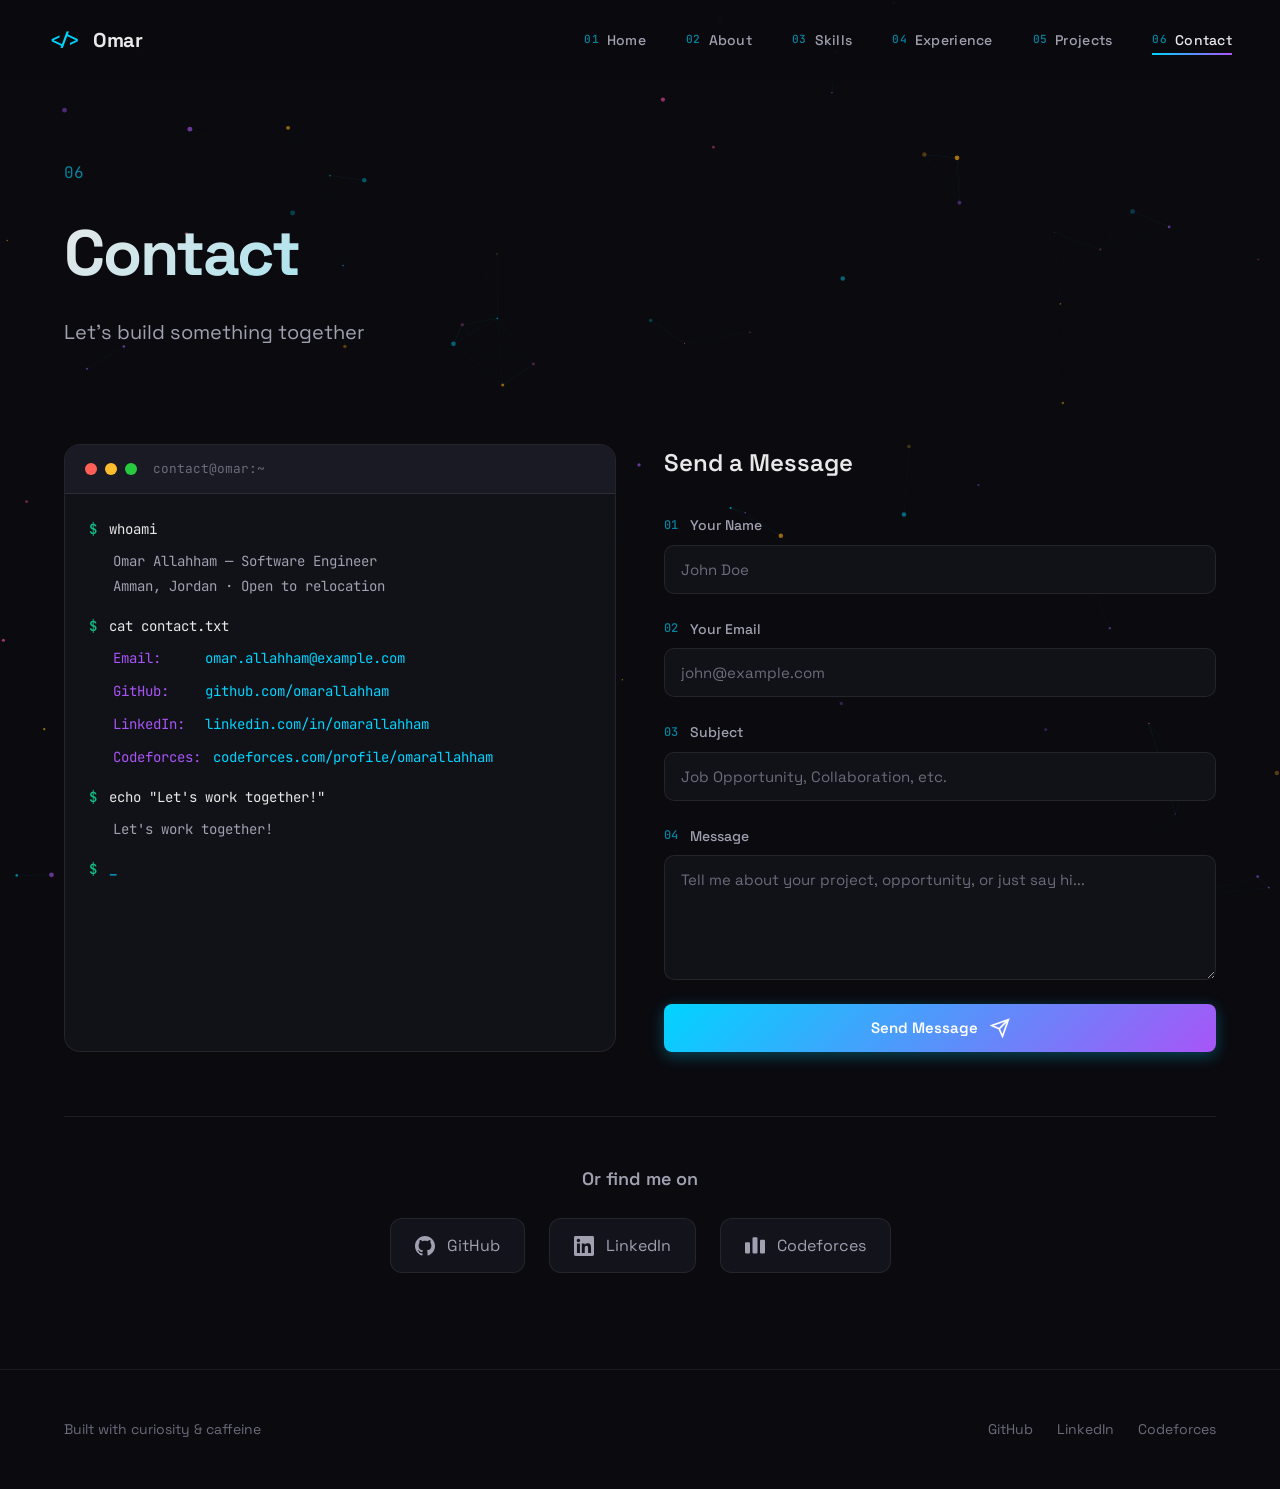
<file: omar-portfolio-html/contact.html>
<!DOCTYPE html>
<html lang="en">
<head>
  <meta charset="UTF-8">
  <meta name="viewport" content="width=device-width, initial-scale=1.0">
  <title>Contact — Omar Allahham</title>
  <link rel="preconnect" href="https://fonts.googleapis.com">
  <link rel="preconnect" href="https://fonts.gstatic.com" crossorigin>
  <link href="https://fonts.googleapis.com/css2?family=Space+Grotesk:wght@300;400;500;600;700&family=JetBrains+Mono:wght@300;400;500;600;700&display=swap" rel="stylesheet">
  <link rel="stylesheet" href="css/main.css">
  <link rel="icon" href="data:image/svg+xml,<svg xmlns=%22http://www.w3.org/2000/svg%22 viewBox=%220 0 100 100%22><text y=%22.9em%22 font-size=%2290%22>⚡</text></svg>">
</head>
<body class="page-contact">
  <canvas id="universe-canvas"></canvas>
  <nav class="main-nav" id="main-nav">
    <div class="nav-brand">
      <a href="index.html" class="brand-link">
        <span class="brand-symbol">&lt;/&gt;</span>
        <span class="brand-text">Omar</span>
      </a>
    </div>
    <button class="nav-toggle" id="nav-toggle" aria-label="Toggle navigation">
      <span></span><span></span><span></span>
    </button>
    <ul class="nav-links" id="nav-links">
      <li><a href="index.html" class="nav-link"><span>01</span> Home</a></li>
      <li><a href="about.html" class="nav-link"><span>02</span> About</a></li>
      <li><a href="skills.html" class="nav-link"><span>03</span> Skills</a></li>
      <li><a href="experience.html" class="nav-link"><span>04</span> Experience</a></li>
      <li><a href="projects.html" class="nav-link"><span>05</span> Projects</a></li>
      <li><a href="contact.html" class="nav-link active"><span>06</span> Contact</a></li>
    </ul>
  </nav>
  <div class="page-transition" id="page-transition"></div>
  <main class="main-content">

<section class="page-header">
  <div class="page-header-content">
    <span class="page-number">06</span>
    <h1 class="page-title">Contact</h1>
    <p class="page-subtitle">Let's build something together</p>
  </div>
</section>

<section class="contact-section">
  <div class="contact-grid">
    <div class="contact-terminal" data-animate>
      <div class="terminal-header">
        <div class="terminal-buttons">
          <span class="terminal-btn close"></span>
          <span class="terminal-btn minimize"></span>
          <span class="terminal-btn maximize"></span>
        </div>
        <span class="terminal-title">contact@omar:~</span>
      </div>
      <div class="terminal-body">
        <div class="terminal-line">
          <span class="terminal-prompt">$</span>
          <span class="terminal-command">whoami</span>
        </div>
        <div class="terminal-output">
          <p>Omar Allahham — Software Engineer</p>
          <p>Amman, Jordan · Open to relocation</p>
        </div>
        <div class="terminal-line">
          <span class="terminal-prompt">$</span>
          <span class="terminal-command">cat contact.txt</span>
        </div>
        <div class="terminal-output">
          <div class="contact-item">
            <span class="contact-label">Email:</span>
            <a href="mailto:omar.allahham@example.com" class="contact-value">omar.allahham@example.com</a>
          </div>
          <div class="contact-item">
            <span class="contact-label">GitHub:</span>
            <a href="https://github.com/omarallahham" target="_blank" class="contact-value">github.com/omarallahham</a>
          </div>
          <div class="contact-item">
            <span class="contact-label">LinkedIn:</span>
            <a href="https://linkedin.com/in/omarallahham" target="_blank" class="contact-value">linkedin.com/in/omarallahham</a>
          </div>
          <div class="contact-item">
            <span class="contact-label">Codeforces:</span>
            <a href="https://codeforces.com/profile/omarallahham" target="_blank" class="contact-value">codeforces.com/profile/omarallahham</a>
          </div>
        </div>
        <div class="terminal-line">
          <span class="terminal-prompt">$</span>
          <span class="terminal-command">echo "Let's work together!"</span>
        </div>
        <div class="terminal-output"><p>Let's work together!</p></div>
        <div class="terminal-line active">
          <span class="terminal-prompt">$</span>
          <span class="terminal-cursor">_</span>
        </div>
      </div>
    </div>

    <div class="contact-form-wrapper" data-animate>
      <h2 class="form-title">Send a Message</h2>
      <form class="contact-form" id="contact-form" action="https://formspree.io/f/YOUR_FORM_ID" method="POST">
        <div class="form-group">
          <label for="name" class="form-label"><span class="label-number">01</span> Your Name</label>
          <input type="text" id="name" name="name" class="form-input" placeholder="John Doe" required>
        </div>
        <div class="form-group">
          <label for="email" class="form-label"><span class="label-number">02</span> Your Email</label>
          <input type="email" id="email" name="email" class="form-input" placeholder="john@example.com" required>
        </div>
        <div class="form-group">
          <label for="subject" class="form-label"><span class="label-number">03</span> Subject</label>
          <input type="text" id="subject" name="subject" class="form-input" placeholder="Job Opportunity, Collaboration, etc." required>
        </div>
        <div class="form-group">
          <label for="message" class="form-label"><span class="label-number">04</span> Message</label>
          <textarea id="message" name="message" class="form-textarea" rows="5" placeholder="Tell me about your project, opportunity, or just say hi..." required></textarea>
        </div>
        <button type="submit" class="btn btn-primary btn-full">
          <span>Send Message</span>
          <svg width="20" height="20" viewBox="0 0 24 24" fill="none" stroke="currentColor" stroke-width="2">
            <line x1="22" y1="2" x2="11" y2="13"/><polygon points="22 2 15 22 11 13 2 9 22 2"/>
          </svg>
        </button>
      </form>
    </div>
  </div>

  <div class="social-section" data-animate>
    <h3 class="social-title">Or find me on</h3>
    <div class="social-links">
      <a href="https://github.com/omarallahham" target="_blank" class="social-link" aria-label="GitHub">
        <svg width="24" height="24" viewBox="0 0 24 24" fill="currentColor">
          <path d="M12 0c-6.626 0-12 5.373-12 12 0 5.302 3.438 9.8 8.207 11.387.599.111.793-.261.793-.577v-2.234c-3.338.726-4.033-1.416-4.033-1.416-.546-1.387-1.333-1.756-1.333-1.756-1.089-.745.083-.729.083-.729 1.205.084 1.839 1.237 1.839 1.237 1.07 1.834 2.807 1.304 3.492.997.107-.775.418-1.305.762-1.604-2.665-.305-5.467-1.334-5.467-5.931 0-1.311.469-2.381 1.236-3.221-.124-.303-.535-1.524.117-3.176 0 0 1.008-.322 3.301 1.23.957-.266 1.983-.399 3.003-.404 1.02.005 2.047.138 3.006.404 2.291-1.552 3.297-1.23 3.297-1.23.653 1.653.242 2.874.118 3.176.77.84 1.235 1.911 1.235 3.221 0 4.609-2.807 5.624-5.479 5.921.43.372.823 1.102.823 2.222v3.293c0 .319.192.694.801.576 4.765-1.589 8.199-6.086 8.199-11.386 0-6.627-5.373-12-12-12z"/>
        </svg>
        <span>GitHub</span>
      </a>
      <a href="https://linkedin.com/in/omarallahham" target="_blank" class="social-link" aria-label="LinkedIn">
        <svg width="24" height="24" viewBox="0 0 24 24" fill="currentColor">
          <path d="M20.447 20.452h-3.554v-5.569c0-1.328-.027-3.037-1.852-3.037-1.853 0-2.136 1.445-2.136 2.939v5.667H9.351V9h3.414v1.561h.046c.477-.9 1.637-1.85 3.37-1.85 3.601 0 4.267 2.37 4.267 5.455v6.286zM5.337 7.433c-1.144 0-2.063-.926-2.063-2.065 0-1.138.92-2.063 2.063-2.063 1.14 0 2.064.925 2.064 2.063 0 1.139-.925 2.065-2.064 2.065zm1.782 13.019H3.555V9h3.564v11.452zM22.225 0H1.771C.792 0 0 .774 0 1.729v20.542C0 23.227.792 24 1.771 24h20.451C23.2 24 24 23.227 24 22.271V1.729C24 .774 23.2 0 22.222 0h.003z"/>
        </svg>
        <span>LinkedIn</span>
      </a>
      <a href="https://codeforces.com/profile/omarallahham" target="_blank" class="social-link" aria-label="Codeforces">
        <svg width="24" height="24" viewBox="0 0 24 24" fill="currentColor">
          <path d="M4.5 7.5C5.328 7.5 6 8.172 6 9v10.5c0 .828-.672 1.5-1.5 1.5h-3C.672 21 0 20.328 0 19.5V9c0-.828.672-1.5 1.5-1.5h3zm9-6c.828 0 1.5.672 1.5 1.5v16.5c0 .828-.672 1.5-1.5 1.5h-3c-.828 0-1.5-.672-1.5-1.5V3c0-.828.672-1.5 1.5-1.5h3zm9 3c.828 0 1.5.672 1.5 1.5v13.5c0 .828-.672 1.5-1.5 1.5h-3c-.828 0-1.5-.672-1.5-1.5V6c0-.828.672-1.5 1.5-1.5h3z"/>
        </svg>
        <span>Codeforces</span>
      </a>
    </div>
  </div>
</section>

  </main>
  <footer class="site-footer">
    <div class="footer-content">
      <p class="footer-text">Built with curiosity & caffeine</p>
      <div class="footer-links">
        <a href="https://github.com/omarallahham" target="_blank" rel="noopener">GitHub</a>
        <a href="https://linkedin.com/in/omarallahham" target="_blank" rel="noopener">LinkedIn</a>
        <a href="https://codeforces.com/profile/omarallahham" target="_blank" rel="noopener">Codeforces</a>
      </div>
    </div>
  </footer>
  <div class="scroll-progress" id="scroll-progress"></div>
  <script src="js/main.js"></script>
</body>
</html>
</file>
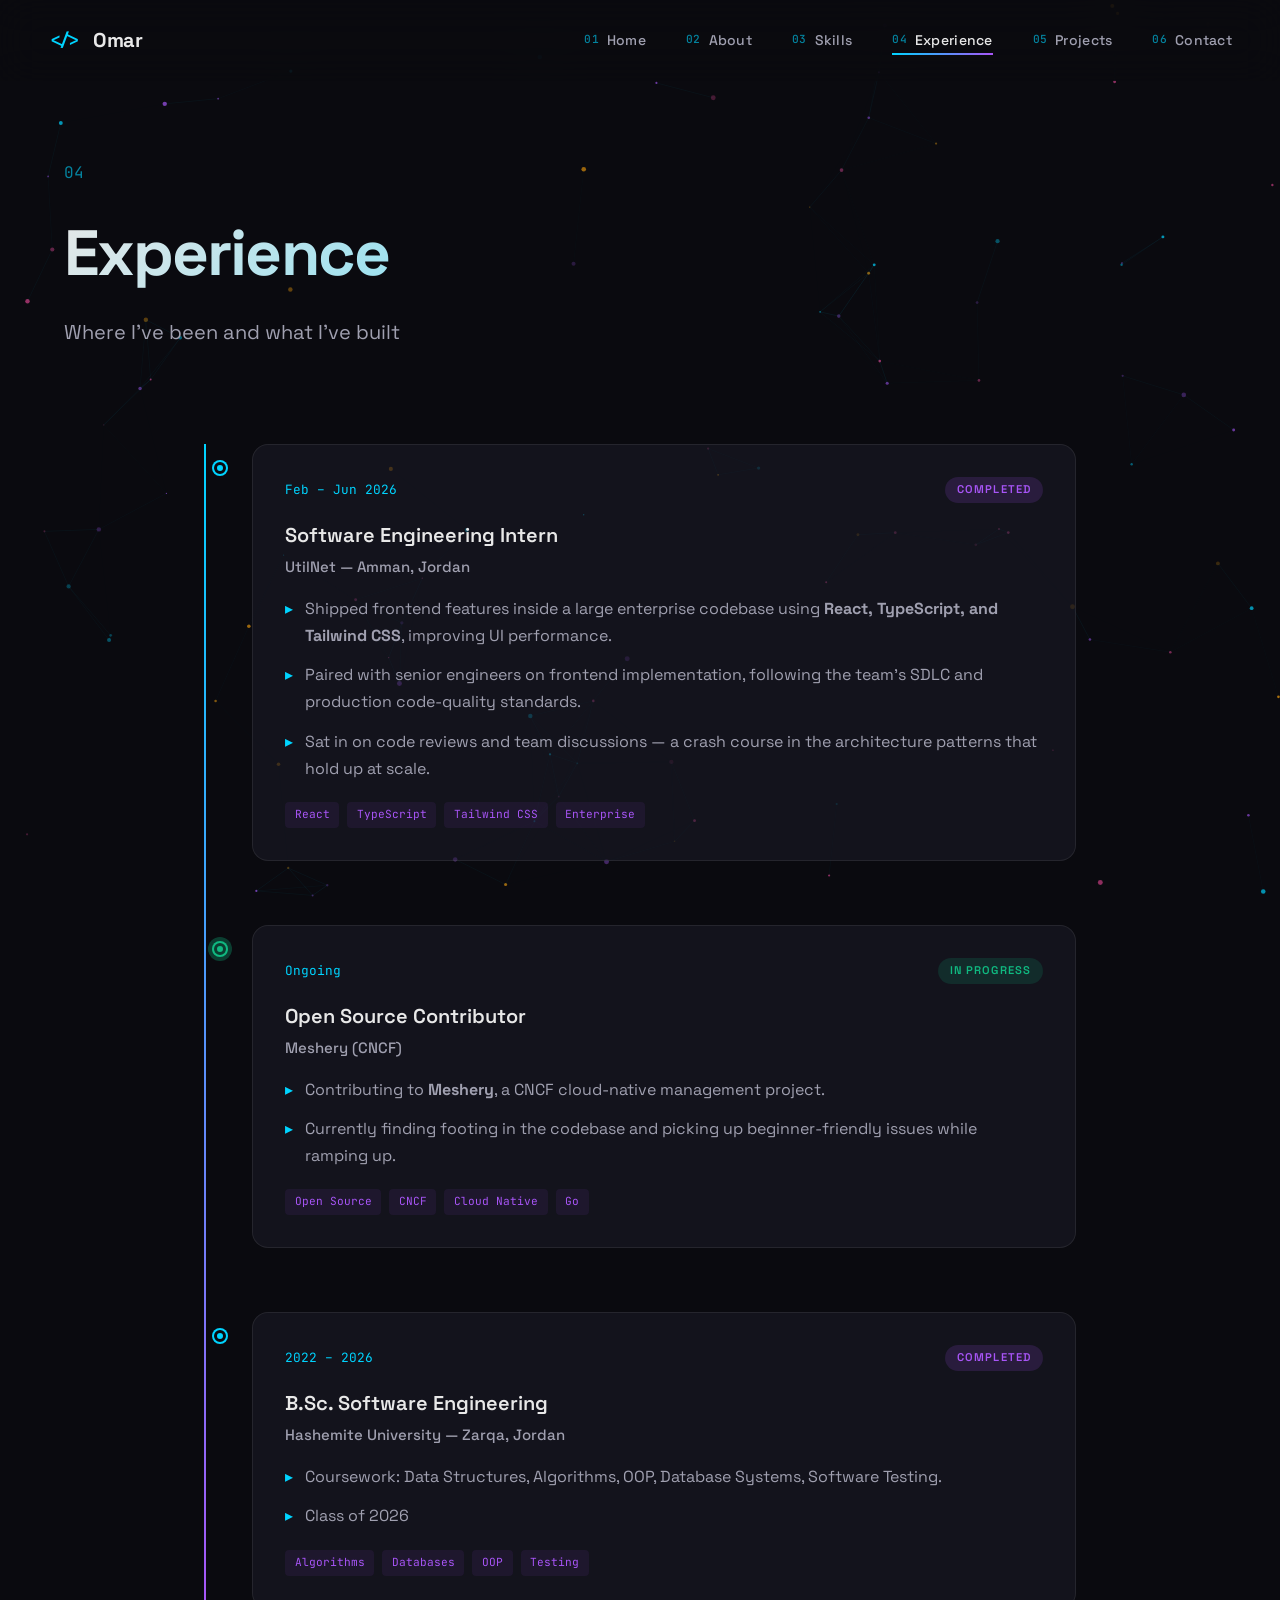
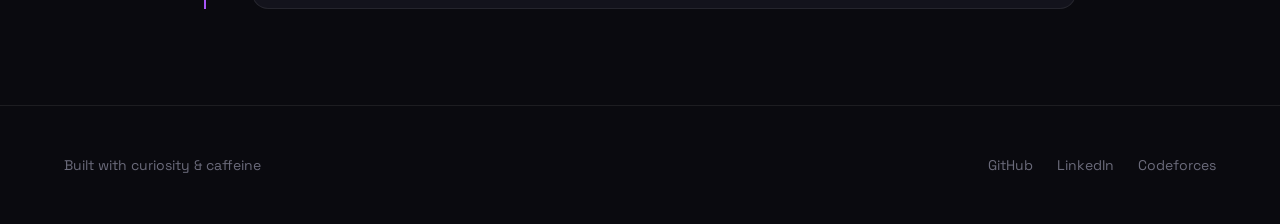
<file: omar-portfolio-html/experience.html>
<!DOCTYPE html>
<html lang="en">
<head>
  <meta charset="UTF-8">
  <meta name="viewport" content="width=device-width, initial-scale=1.0">
  <title>Experience — Omar Allahham</title>
  <link rel="preconnect" href="https://fonts.googleapis.com">
  <link rel="preconnect" href="https://fonts.gstatic.com" crossorigin>
  <link href="https://fonts.googleapis.com/css2?family=Space+Grotesk:wght@300;400;500;600;700&family=JetBrains+Mono:wght@300;400;500;600;700&display=swap" rel="stylesheet">
  <link rel="stylesheet" href="css/main.css">
  <link rel="icon" href="data:image/svg+xml,<svg xmlns=%22http://www.w3.org/2000/svg%22 viewBox=%220 0 100 100%22><text y=%22.9em%22 font-size=%2290%22>⚡</text></svg>">
</head>
<body class="page-experience">
  <canvas id="universe-canvas"></canvas>
  <nav class="main-nav" id="main-nav">
    <div class="nav-brand">
      <a href="index.html" class="brand-link">
        <span class="brand-symbol">&lt;/&gt;</span>
        <span class="brand-text">Omar</span>
      </a>
    </div>
    <button class="nav-toggle" id="nav-toggle" aria-label="Toggle navigation">
      <span></span><span></span><span></span>
    </button>
    <ul class="nav-links" id="nav-links">
      <li><a href="index.html" class="nav-link"><span>01</span> Home</a></li>
      <li><a href="about.html" class="nav-link"><span>02</span> About</a></li>
      <li><a href="skills.html" class="nav-link"><span>03</span> Skills</a></li>
      <li><a href="experience.html" class="nav-link active"><span>04</span> Experience</a></li>
      <li><a href="projects.html" class="nav-link"><span>05</span> Projects</a></li>
      <li><a href="contact.html" class="nav-link"><span>06</span> Contact</a></li>
    </ul>
  </nav>
  <div class="page-transition" id="page-transition"></div>
  <main class="main-content">

<section class="page-header">
  <div class="page-header-content">
    <span class="page-number">04</span>
    <h1 class="page-title">Experience</h1>
    <p class="page-subtitle">Where I've been and what I've built</p>
  </div>
</section>

<section class="experience-section">
  <div class="timeline">
    <div class="timeline-line"></div>

    <div class="timeline-item" data-animate>
      <div class="timeline-marker completed"><span class="marker-dot"></span></div>
      <div class="timeline-content">
        <div class="timeline-header">
          <span class="timeline-date">Feb – Jun 2026</span>
          <span class="timeline-status">Completed</span>
        </div>
        <h3 class="timeline-title">Software Engineering Intern</h3>
        <h4 class="timeline-company">UtilNet — Amman, Jordan</h4>
        <div class="timeline-body">
          <ul class="timeline-list">
            <li>Shipped frontend features inside a large enterprise codebase using <strong>React, TypeScript, and Tailwind CSS</strong>, improving UI performance.</li>
            <li>Paired with senior engineers on frontend implementation, following the team's SDLC and production code-quality standards.</li>
            <li>Sat in on code reviews and team discussions — a crash course in the architecture patterns that hold up at scale.</li>
          </ul>
        </div>
        <div class="timeline-tags">
          <span>React</span><span>TypeScript</span><span>Tailwind CSS</span><span>Enterprise</span>
        </div>
      </div>
    </div>

    <div class="timeline-item" data-animate>
      <div class="timeline-marker active">
        <span class="marker-dot"></span>
        <span class="marker-pulse"></span>
      </div>
      <div class="timeline-content">
        <div class="timeline-header">
          <span class="timeline-date">Ongoing</span>
          <span class="timeline-status status-active">In Progress</span>
        </div>
        <h3 class="timeline-title">Open Source Contributor</h3>
        <h4 class="timeline-company">Meshery (CNCF)</h4>
        <div class="timeline-body">
          <ul class="timeline-list">
            <li>Contributing to <strong>Meshery</strong>, a CNCF cloud-native management project.</li>
            <li>Currently finding footing in the codebase and picking up beginner-friendly issues while ramping up.</li>
          </ul>
        </div>
        <div class="timeline-tags">
          <span>Open Source</span><span>CNCF</span><span>Cloud Native</span><span>Go</span>
        </div>
      </div>
    </div>

    <div class="timeline-item" data-animate>
      <div class="timeline-marker completed"><span class="marker-dot"></span></div>
      <div class="timeline-content">
        <div class="timeline-header">
          <span class="timeline-date">2022 – 2026</span>
          <span class="timeline-status">Completed</span>
        </div>
        <h3 class="timeline-title">B.Sc. Software Engineering</h3>
        <h4 class="timeline-company">Hashemite University — Zarqa, Jordan</h4>
        <div class="timeline-body">
          <ul class="timeline-list">
            <li>Coursework: Data Structures, Algorithms, OOP, Database Systems, Software Testing.</li>
            <li>Class of 2026</li>
          </ul>
        </div>
        <div class="timeline-tags">
          <span>Algorithms</span><span>Databases</span><span>OOP</span><span>Testing</span>
        </div>
      </div>
    </div>
  </div>
</section>

  </main>
  <footer class="site-footer">
    <div class="footer-content">
      <p class="footer-text">Built with curiosity & caffeine</p>
      <div class="footer-links">
        <a href="https://github.com/omarallahham" target="_blank" rel="noopener">GitHub</a>
        <a href="https://linkedin.com/in/omarallahham" target="_blank" rel="noopener">LinkedIn</a>
        <a href="https://codeforces.com/profile/omarallahham" target="_blank" rel="noopener">Codeforces</a>
      </div>
    </div>
  </footer>
  <div class="scroll-progress" id="scroll-progress"></div>
  <script src="js/main.js"></script>
</body>
</html>
</file>
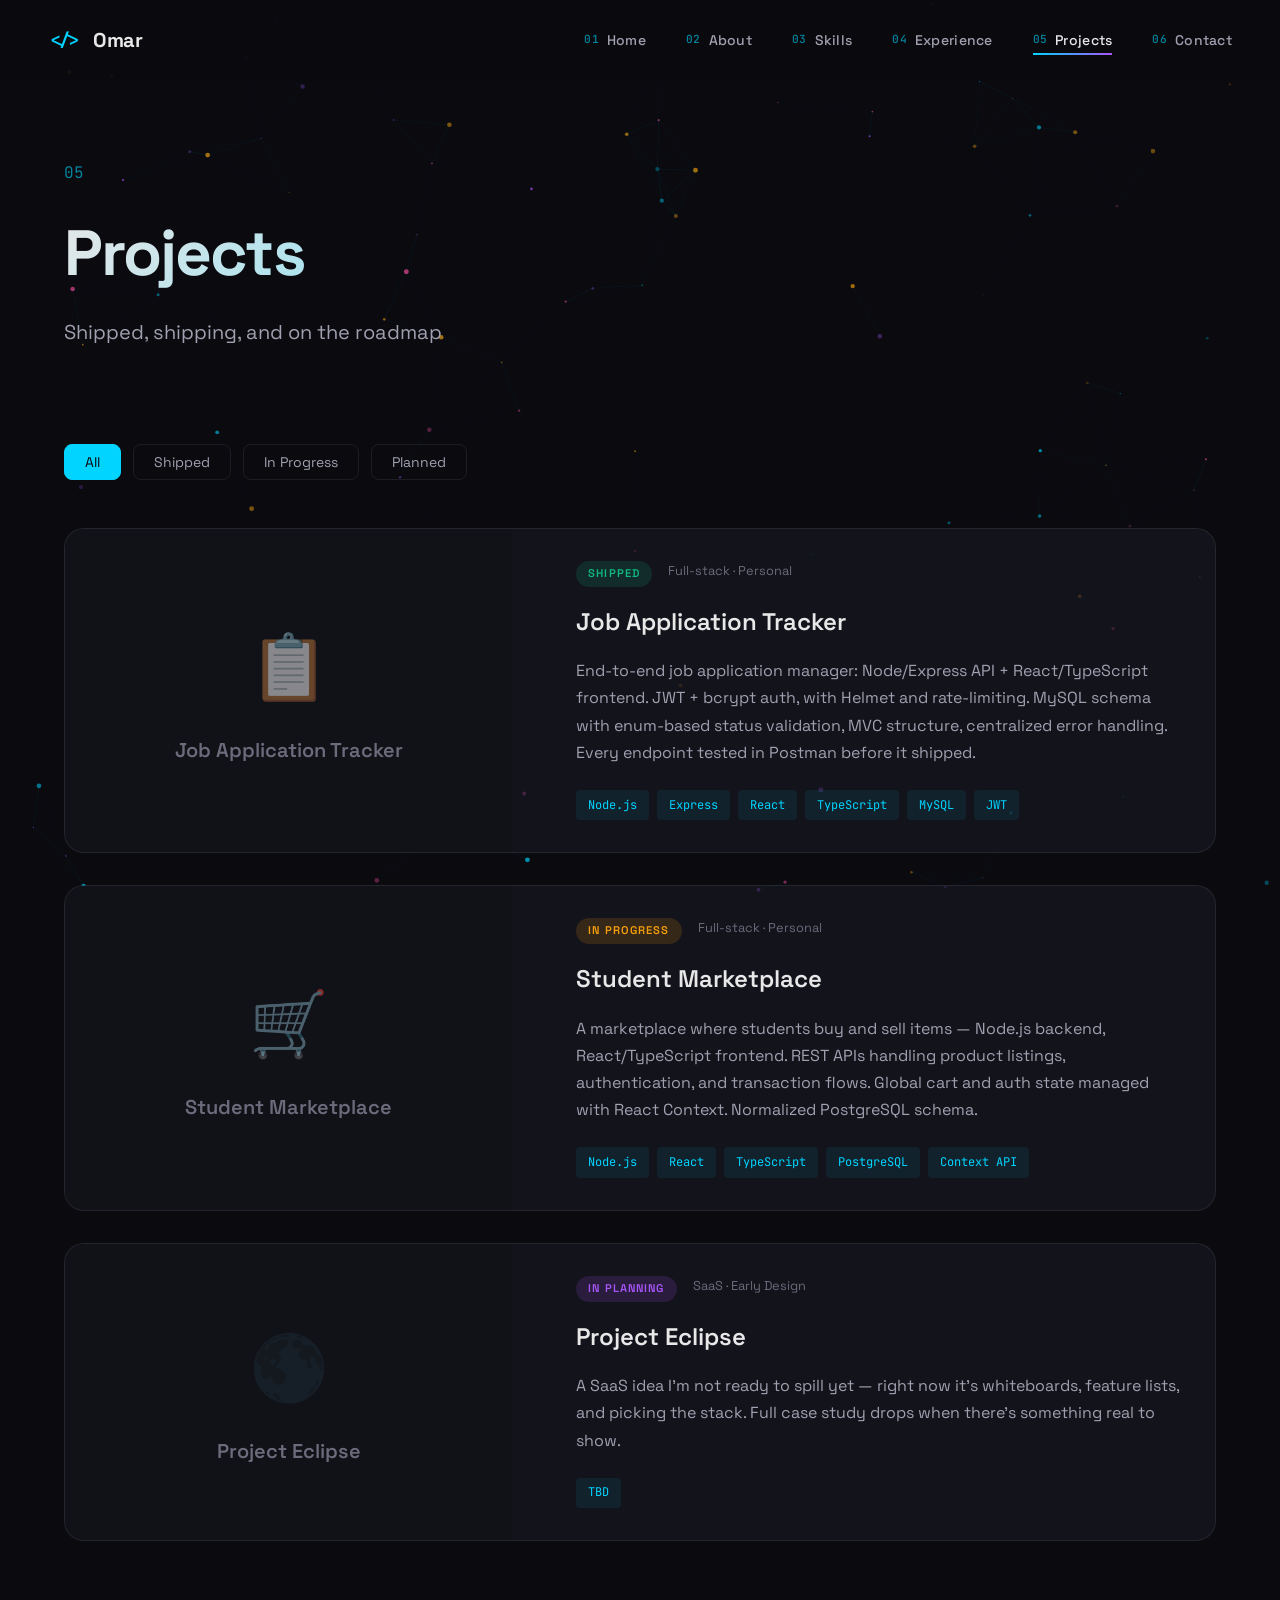
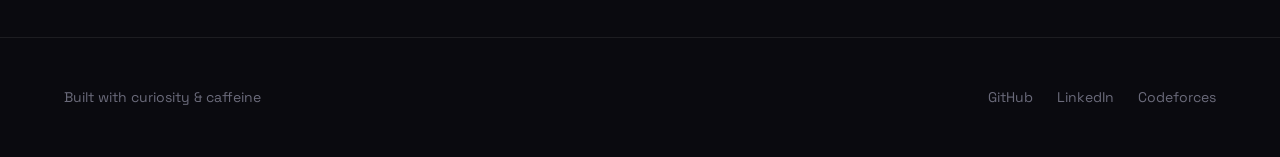
<file: omar-portfolio-html/projects.html>
<!DOCTYPE html>
<html lang="en">
<head>
  <meta charset="UTF-8">
  <meta name="viewport" content="width=device-width, initial-scale=1.0">
  <title>Projects — Omar Allahham</title>
  <link rel="preconnect" href="https://fonts.googleapis.com">
  <link rel="preconnect" href="https://fonts.gstatic.com" crossorigin>
  <link href="https://fonts.googleapis.com/css2?family=Space+Grotesk:wght@300;400;500;600;700&family=JetBrains+Mono:wght@300;400;500;600;700&display=swap" rel="stylesheet">
  <link rel="stylesheet" href="css/main.css">
  <link rel="icon" href="data:image/svg+xml,<svg xmlns=%22http://www.w3.org/2000/svg%22 viewBox=%220 0 100 100%22><text y=%22.9em%22 font-size=%2290%22>⚡</text></svg>">
</head>
<body class="page-projects">
  <canvas id="universe-canvas"></canvas>
  <nav class="main-nav" id="main-nav">
    <div class="nav-brand">
      <a href="index.html" class="brand-link">
        <span class="brand-symbol">&lt;/&gt;</span>
        <span class="brand-text">Omar</span>
      </a>
    </div>
    <button class="nav-toggle" id="nav-toggle" aria-label="Toggle navigation">
      <span></span><span></span><span></span>
    </button>
    <ul class="nav-links" id="nav-links">
      <li><a href="index.html" class="nav-link"><span>01</span> Home</a></li>
      <li><a href="about.html" class="nav-link"><span>02</span> About</a></li>
      <li><a href="skills.html" class="nav-link"><span>03</span> Skills</a></li>
      <li><a href="experience.html" class="nav-link"><span>04</span> Experience</a></li>
      <li><a href="projects.html" class="nav-link active"><span>05</span> Projects</a></li>
      <li><a href="contact.html" class="nav-link"><span>06</span> Contact</a></li>
    </ul>
  </nav>
  <div class="page-transition" id="page-transition"></div>
  <main class="main-content">

<section class="page-header">
  <div class="page-header-content">
    <span class="page-number">05</span>
    <h1 class="page-title">Projects</h1>
    <p class="page-subtitle">Shipped, shipping, and on the roadmap</p>
  </div>
</section>

<section class="projects-section">
  <div class="projects-filter">
    <button class="filter-btn active" data-filter="all">All</button>
    <button class="filter-btn" data-filter="shipped">Shipped</button>
    <button class="filter-btn" data-filter="progress">In Progress</button>
    <button class="filter-btn" data-filter="planned">Planned</button>
  </div>

  <div class="projects-grid">
    <article class="project-showcase" data-category="shipped" data-animate>
      <div class="showcase-visual">
        <div class="showcase-placeholder">
          <span class="placeholder-icon">📋</span>
          <span class="placeholder-text">Job Application Tracker</span>
        </div>
        <div class="showcase-overlay">
          <a href="https://github.com/omarallahham/job-tracker" target="_blank" class="overlay-link">
            <svg width="24" height="24" viewBox="0 0 24 24" fill="none" stroke="currentColor" stroke-width="2">
              <path d="M9 19c-5 1.5-5-2.5-7-3m14 6v-3.87a3.37 3.37 0 0 0-.94-2.61c3.14-.35 6.44-1.54 6.44-7A5.44 5.44 0 0 0 20 4.77 5.07 5.07 0 0 0 19.91 1S18.73.65 16 2.48a13.38 13.38 0 0 0-7 0C6.27.65 5.09 1 5.09 1A5.07 5.07 0 0 0 5 4.77a5.44 5.44 0 0 0-1.5 3.78c0 5.42 3.3 6.61 6.44 7A3.37 3.37 0 0 0 9 18.13V22"/>
            </svg>
            View Code
          </a>
        </div>
      </div>
      <div class="showcase-info">
        <div class="showcase-meta">
          <span class="showcase-status shipped">Shipped</span>
          <span class="showcase-type">Full-stack · Personal</span>
        </div>
        <h3 class="showcase-title">Job Application Tracker</h3>
        <p class="showcase-desc">End-to-end job application manager: Node/Express API + React/TypeScript frontend. JWT + bcrypt auth, with Helmet and rate-limiting. MySQL schema with enum-based status validation, MVC structure, centralized error handling. Every endpoint tested in Postman before it shipped.</p>
        <div class="showcase-tech">
          <span>Node.js</span><span>Express</span><span>React</span><span>TypeScript</span><span>MySQL</span><span>JWT</span>
        </div>
      </div>
    </article>

    <article class="project-showcase" data-category="progress" data-animate>
      <div class="showcase-visual">
        <div class="showcase-placeholder">
          <span class="placeholder-icon">🛒</span>
          <span class="placeholder-text">Student Marketplace</span>
        </div>
        <div class="showcase-overlay">
          <a href="https://github.com/omarallahham/student-marketplace" target="_blank" class="overlay-link">
            <svg width="24" height="24" viewBox="0 0 24 24" fill="none" stroke="currentColor" stroke-width="2">
              <path d="M9 19c-5 1.5-5-2.5-7-3m14 6v-3.87a3.37 3.37 0 0 0-.94-2.61c3.14-.35 6.44-1.54 6.44-7A5.44 5.44 0 0 0 20 4.77 5.07 5.07 0 0 0 19.91 1S18.73.65 16 2.48a13.38 13.38 0 0 0-7 0C6.27.65 5.09 1 5.09 1A5.07 5.07 0 0 0 5 4.77a5.44 5.44 0 0 0-1.5 3.78c0 5.42 3.3 6.61 6.44 7A3.37 3.37 0 0 0 9 18.13V22"/>
            </svg>
            View Code
          </a>
        </div>
      </div>
      <div class="showcase-info">
        <div class="showcase-meta">
          <span class="showcase-status progress">In Progress</span>
          <span class="showcase-type">Full-stack · Personal</span>
        </div>
        <h3 class="showcase-title">Student Marketplace</h3>
        <p class="showcase-desc">A marketplace where students buy and sell items — Node.js backend, React/TypeScript frontend. REST APIs handling product listings, authentication, and transaction flows. Global cart and auth state managed with React Context. Normalized PostgreSQL schema.</p>
        <div class="showcase-tech">
          <span>Node.js</span><span>React</span><span>TypeScript</span><span>PostgreSQL</span><span>Context API</span>
        </div>
      </div>
    </article>

    <article class="project-showcase" data-category="planned" data-animate>
      <div class="showcase-visual">
        <div class="showcase-placeholder planned">
          <span class="placeholder-icon">🌑</span>
          <span class="placeholder-text">Project Eclipse</span>
        </div>
        <div class="showcase-overlay">
          <span class="overlay-link disabled">
            <svg width="24" height="24" viewBox="0 0 24 24" fill="none" stroke="currentColor" stroke-width="2">
              <circle cx="12" cy="12" r="10"/><line x1="12" y1="16" x2="12" y2="12"/><line x1="12" y1="8" x2="12.01" y2="8"/>
            </svg>
            Coming Soon
          </span>
        </div>
      </div>
      <div class="showcase-info">
        <div class="showcase-meta">
          <span class="showcase-status planned">In Planning</span>
          <span class="showcase-type">SaaS · Early Design</span>
        </div>
        <h3 class="showcase-title">Project Eclipse</h3>
        <p class="showcase-desc">A SaaS idea I'm not ready to spill yet — right now it's whiteboards, feature lists, and picking the stack. Full case study drops when there's something real to show.</p>
        <div class="showcase-tech"><span>TBD</span></div>
      </div>
    </article>
  </div>
</section>

  </main>
  <footer class="site-footer">
    <div class="footer-content">
      <p class="footer-text">Built with curiosity & caffeine</p>
      <div class="footer-links">
        <a href="https://github.com/omarallahham" target="_blank" rel="noopener">GitHub</a>
        <a href="https://linkedin.com/in/omarallahham" target="_blank" rel="noopener">LinkedIn</a>
        <a href="https://codeforces.com/profile/omarallahham" target="_blank" rel="noopener">Codeforces</a>
      </div>
    </div>
  </footer>
  <div class="scroll-progress" id="scroll-progress"></div>
  <script src="js/main.js"></script>
</body>
</html>
</file>
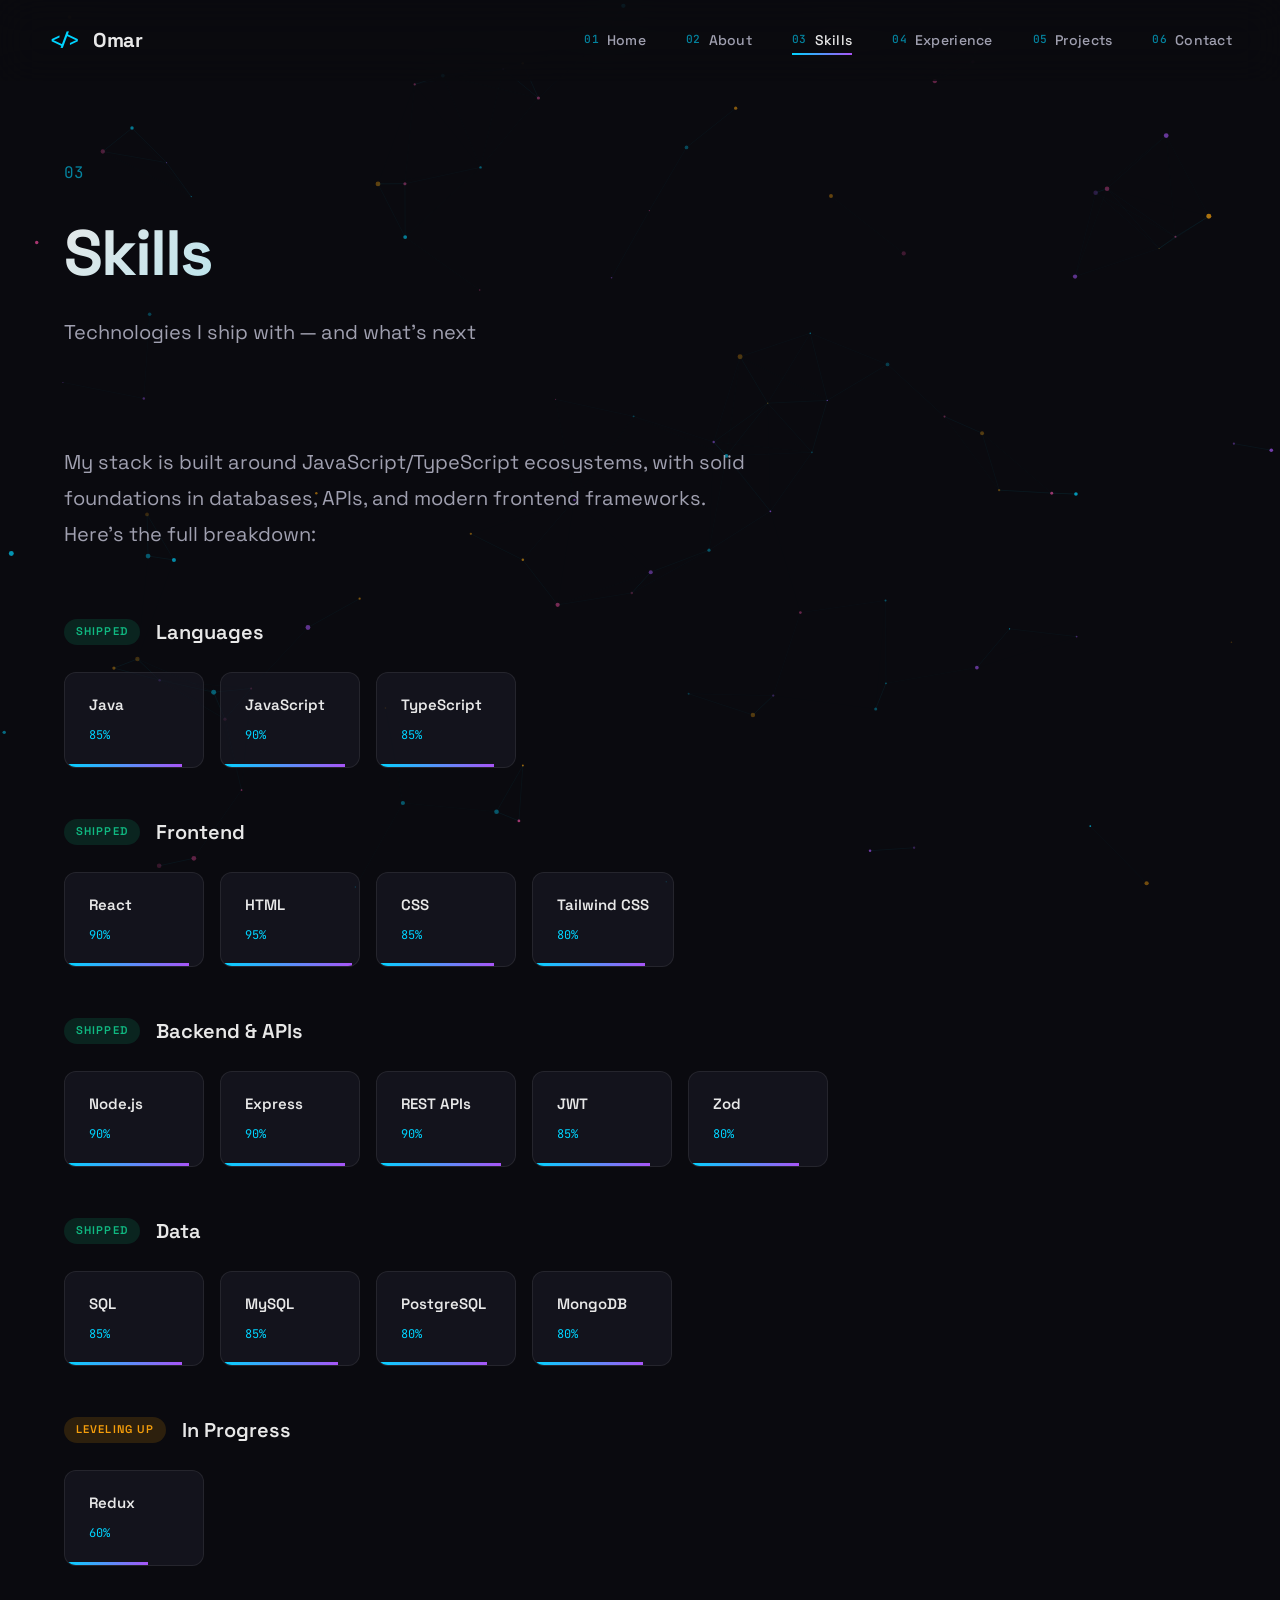
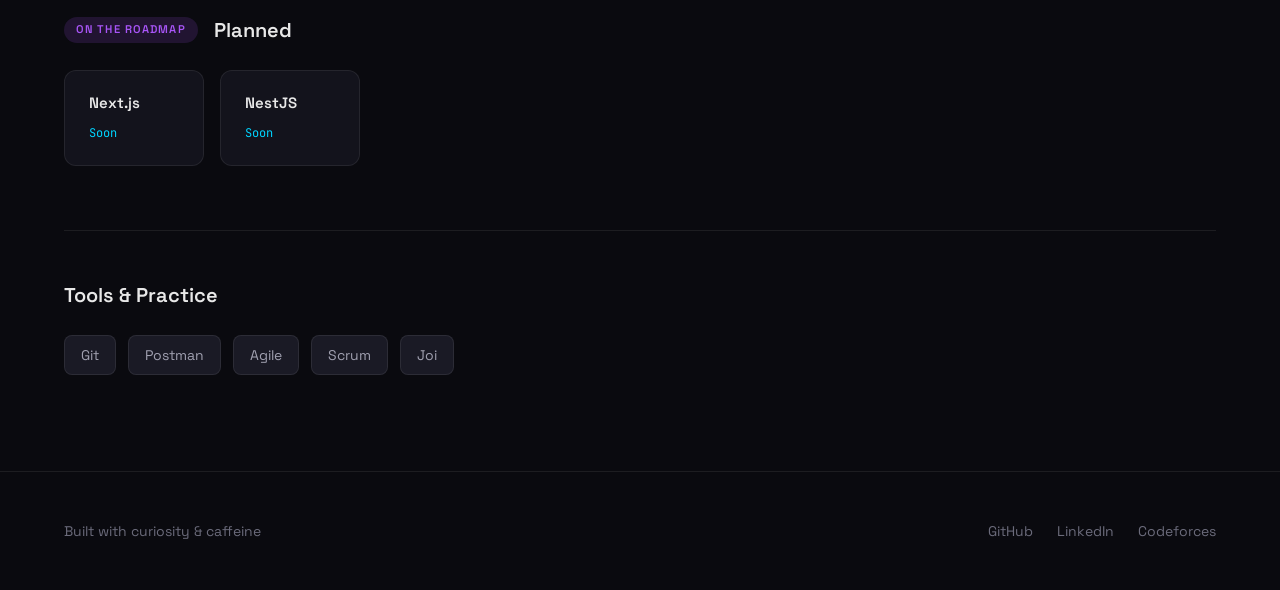
<file: omar-portfolio-html/skills.html>
<!DOCTYPE html>
<html lang="en">
<head>
  <meta charset="UTF-8">
  <meta name="viewport" content="width=device-width, initial-scale=1.0">
  <title>Skills — Omar Allahham</title>
  <link rel="preconnect" href="https://fonts.googleapis.com">
  <link rel="preconnect" href="https://fonts.gstatic.com" crossorigin>
  <link href="https://fonts.googleapis.com/css2?family=Space+Grotesk:wght@300;400;500;600;700&family=JetBrains+Mono:wght@300;400;500;600;700&display=swap" rel="stylesheet">
  <link rel="stylesheet" href="css/main.css">
  <link rel="icon" href="data:image/svg+xml,<svg xmlns=%22http://www.w3.org/2000/svg%22 viewBox=%220 0 100 100%22><text y=%22.9em%22 font-size=%2290%22>⚡</text></svg>">
</head>
<body class="page-skills">
  <canvas id="universe-canvas"></canvas>
  <nav class="main-nav" id="main-nav">
    <div class="nav-brand">
      <a href="index.html" class="brand-link">
        <span class="brand-symbol">&lt;/&gt;</span>
        <span class="brand-text">Omar</span>
      </a>
    </div>
    <button class="nav-toggle" id="nav-toggle" aria-label="Toggle navigation">
      <span></span><span></span><span></span>
    </button>
    <ul class="nav-links" id="nav-links">
      <li><a href="index.html" class="nav-link"><span>01</span> Home</a></li>
      <li><a href="about.html" class="nav-link"><span>02</span> About</a></li>
      <li><a href="skills.html" class="nav-link active"><span>03</span> Skills</a></li>
      <li><a href="experience.html" class="nav-link"><span>04</span> Experience</a></li>
      <li><a href="projects.html" class="nav-link"><span>05</span> Projects</a></li>
      <li><a href="contact.html" class="nav-link"><span>06</span> Contact</a></li>
    </ul>
  </nav>
  <div class="page-transition" id="page-transition"></div>
  <main class="main-content">

<section class="page-header">
  <div class="page-header-content">
    <span class="page-number">03</span>
    <h1 class="page-title">Skills</h1>
    <p class="page-subtitle">Technologies I ship with — and what's next</p>
  </div>
</section>

<section class="skills-section">
  <div class="skills-intro" data-animate>
    <p class="lead-text">My stack is built around JavaScript/TypeScript ecosystems, with solid foundations in databases, APIs, and modern frontend frameworks. Here's the full breakdown:</p>
  </div>

  <div class="skills-categories">
    <div class="skill-category" data-animate>
      <div class="category-header">
        <span class="category-status shipped">Shipped</span>
        <h2 class="category-title">Languages</h2>
      </div>
      <div class="skill-constellation">
        <div class="skill-node" data-level="85"><span class="node-label">Java</span><span class="node-level">85%</span></div>
        <div class="skill-node" data-level="90"><span class="node-label">JavaScript</span><span class="node-level">90%</span></div>
        <div class="skill-node" data-level="85"><span class="node-label">TypeScript</span><span class="node-level">85%</span></div>
      </div>
    </div>

    <div class="skill-category" data-animate>
      <div class="category-header">
        <span class="category-status shipped">Shipped</span>
        <h2 class="category-title">Frontend</h2>
      </div>
      <div class="skill-constellation">
        <div class="skill-node" data-level="90"><span class="node-label">React</span><span class="node-level">90%</span></div>
        <div class="skill-node" data-level="95"><span class="node-label">HTML</span><span class="node-level">95%</span></div>
        <div class="skill-node" data-level="85"><span class="node-label">CSS</span><span class="node-level">85%</span></div>
        <div class="skill-node" data-level="80"><span class="node-label">Tailwind CSS</span><span class="node-level">80%</span></div>
      </div>
    </div>

    <div class="skill-category" data-animate>
      <div class="category-header">
        <span class="category-status shipped">Shipped</span>
        <h2 class="category-title">Backend & APIs</h2>
      </div>
      <div class="skill-constellation">
        <div class="skill-node" data-level="90"><span class="node-label">Node.js</span><span class="node-level">90%</span></div>
        <div class="skill-node" data-level="90"><span class="node-label">Express</span><span class="node-level">90%</span></div>
        <div class="skill-node" data-level="90"><span class="node-label">REST APIs</span><span class="node-level">90%</span></div>
        <div class="skill-node" data-level="85"><span class="node-label">JWT</span><span class="node-level">85%</span></div>
        <div class="skill-node" data-level="80"><span class="node-label">Zod</span><span class="node-level">80%</span></div>
        <div class="skill-node" data-level="75"><span class="node-label">Prisma</span><span class="node-level">75%</span></div>
      </div>
    </div>

    <div class="skill-category" data-animate>
      <div class="category-header">
        <span class="category-status shipped">Shipped</span>
        <h2 class="category-title">Data</h2>
      </div>
      <div class="skill-constellation">
        <div class="skill-node" data-level="85"><span class="node-label">SQL</span><span class="node-level">85%</span></div>
        <div class="skill-node" data-level="85"><span class="node-label">MySQL</span><span class="node-level">85%</span></div>
        <div class="skill-node" data-level="80"><span class="node-label">PostgreSQL</span><span class="node-level">80%</span></div>
        <div class="skill-node" data-level="80"><span class="node-label">MongoDB</span><span class="node-level">80%</span></div>
      </div>
    </div>

    <div class="skill-category" data-animate>
      <div class="category-header">
        <span class="category-status progress">Leveling Up</span>
        <h2 class="category-title">In Progress</h2>
      </div>
      <div class="skill-constellation">
        <div class="skill-node" data-level="60"><span class="node-label">Redux</span><span class="node-level">60%</span></div>
      </div>
    </div>

    <div class="skill-category" data-animate>
      <div class="category-header">
        <span class="category-status planned">On the Roadmap</span>
        <h2 class="category-title">Planned</h2>
      </div>
      <div class="skill-constellation">
        <div class="skill-node" data-level="0"><span class="node-label">Next.js</span><span class="node-level">Soon</span></div>
        <div class="skill-node" data-level="0"><span class="node-label">NestJS</span><span class="node-level">Soon</span></div>
      </div>
    </div>
  </div>

  <div class="skills-practice" data-animate>
    <h3 class="practice-title">Tools & Practice</h3>
    <div class="practice-tags">
      <span class="practice-tag">Git</span>
      <span class="practice-tag">Postman</span>
      <span class="practice-tag">Agile</span>
      <span class="practice-tag">Scrum</span>
      <span class="practice-tag">Joi</span>
    </div>
  </div>
</section>

  </main>
  <footer class="site-footer">
    <div class="footer-content">
      <p class="footer-text">Built with curiosity & caffeine</p>
      <div class="footer-links">
        <a href="https://github.com/omarallahham" target="_blank" rel="noopener">GitHub</a>
        <a href="https://linkedin.com/in/omarallahham" target="_blank" rel="noopener">LinkedIn</a>
        <a href="https://codeforces.com/profile/omarallahham" target="_blank" rel="noopener">Codeforces</a>
      </div>
    </div>
  </footer>
  <div class="scroll-progress" id="scroll-progress"></div>
  <script src="js/main.js"></script>
</body>
</html>
</file>
<file: css/main.css>
/* ========================================
   OMAR ALLAHAM PORTFOLIO v2
   "The Developer's Observatory"
   Static HTML Version
   ======================================== */

/* CSS Variables */
:root {
  --bg-primary: #0a0a0f;
  --bg-secondary: #111118;
  --bg-tertiary: #1a1a25;
  --bg-card: rgba(26, 26, 37, 0.6);
  --text-primary: #e8e8e8;
  --text-secondary: #a0a0b0;
  --text-muted: #6b6b7b;
  --accent-cyan: #00d4ff;
  --accent-purple: #a855f7;
  --accent-pink: #ec4899;
  --accent-amber: #f59e0b;
  --accent-green: #10b981;
  --border-color: rgba(255, 255, 255, 0.08);
  --font-display: 'Space Grotesk', sans-serif;
  --font-mono: 'JetBrains Mono', monospace;
  --transition-smooth: cubic-bezier(0.4, 0, 0.2, 1);
}

*, *::before, *::after { margin: 0; padding: 0; box-sizing: border-box; }
html { scroll-behavior: smooth; font-size: 16px; }

body {
  font-family: var(--font-display);
  background: var(--bg-primary);
  color: var(--text-primary);
  line-height: 1.6;
  overflow-x: hidden;
  min-height: 100vh;
}
body.nav-open { overflow: hidden; }

::selection { background: rgba(0, 212, 255, 0.3); color: #fff; }
::-webkit-scrollbar { width: 8px; }
::-webkit-scrollbar-track { background: var(--bg-primary); }
::-webkit-scrollbar-thumb { background: var(--bg-tertiary); border-radius: 4px; }
::-webkit-scrollbar-thumb:hover { background: var(--accent-cyan); }

/* Canvas Background */
#universe-canvas {
  position: fixed; top: 0; left: 0; width: 100%; height: 100%;
  z-index: 0; pointer-events: none;
}

/* ========================================
   NAVIGATION
   ======================================== */
.main-nav {
  position: fixed; top: 0; left: 0; right: 0; z-index: 1000;
  display: flex; align-items: center; justify-content: space-between;
  padding: 1.5rem 3rem;
  backdrop-filter: blur(20px);
  background: rgba(10, 10, 15, 0.7);
  border-bottom: 1px solid transparent;
  transition: all 0.4s var(--transition-smooth);
}
.main-nav.scrolled {
  padding: 1rem 3rem;
  border-bottom-color: var(--border-color);
  background: rgba(10, 10, 15, 0.9);
}
.nav-brand { position: relative; z-index: 1001; }
.brand-link {
  display: flex; align-items: center; gap: 0.75rem;
  text-decoration: none; color: var(--text-primary);
  font-weight: 700; font-size: 1.25rem;
}
.brand-symbol {
  font-family: var(--font-mono); color: var(--accent-cyan);
  font-size: 1.1rem; animation: pulse-glow 3s ease-in-out infinite;
}
.brand-text { letter-spacing: 0; }

.nav-links {
  display: flex; list-style: none; gap: 2.5rem; align-items: center;
}
.nav-link {
  position: relative; text-decoration: none;
  color: var(--text-secondary); font-size: 0.875rem;
  font-weight: 500; letter-spacing: 0;
  transition: color 0.3s ease;
  display: flex; align-items: center; gap: 0.5rem;
}
.nav-link span {
  font-family: var(--font-mono); font-size: 0.7rem;
  color: var(--accent-cyan); opacity: 0.6;
}
.nav-link::after {
  content: ''; position: absolute; bottom: -4px; left: 0;
  width: 0; height: 2px;
  background: linear-gradient(90deg, var(--accent-cyan), var(--accent-purple));
  transition: width 0.3s var(--transition-smooth);
}
.nav-link:hover, .nav-link.active { color: var(--text-primary); }
.nav-link:hover::after, .nav-link.active::after { width: 100%; }

.nav-toggle {
  display: none; flex-direction: column; gap: 5px;
  background: none; border: none; cursor: pointer;
  padding: 5px; z-index: 1001;
}
.nav-toggle span { display: block; width: 24px; height: 2px; background: var(--text-primary); transition: all 0.3s ease; }
.nav-link:focus-visible,
.brand-link:focus-visible,
.nav-toggle:focus-visible,
.btn:focus-visible,
.text-link:focus-visible,
.project-link:focus-visible,
.filter-btn:focus-visible,
.overlay-link:focus-visible,
.contact-value:focus-visible,
.social-link:focus-visible,
.footer-links a:focus-visible {
  outline: 2px solid var(--accent-cyan);
  outline-offset: 4px;
}

/* ========================================
   PAGE TRANSITION & SCROLL PROGRESS
   ======================================== */
.page-transition {
  position: fixed; top: 0; left: 0; width: 100%; height: 100%;
  background: var(--bg-primary); z-index: 9999;
  pointer-events: none; opacity: 0;
  transition: opacity 0.5s ease;
}
.page-transition.active { opacity: 1; }

.scroll-progress {
  position: fixed; top: 0; left: 0; height: 2px;
  background: linear-gradient(90deg, var(--accent-cyan), var(--accent-purple));
  z-index: 10000; width: 0%;
  transition: width 0.1s linear;
}

.main-content { position: relative; z-index: 1; }

/* ========================================
   HERO SECTION
   ======================================== */
.hero-section {
  min-height: 100vh; display: grid;
  grid-template-columns: 1fr 1fr; align-items: center;
  padding: 8rem 4rem 4rem; gap: 4rem;
  max-width: 1400px; margin: 0 auto;
}
.hero-content { animation: fadeInUp 1s ease forwards; }
.hero-eyebrow {
  display: flex; align-items: center; gap: 0.75rem;
  margin-bottom: 1.5rem; font-size: 0.875rem; color: var(--text-secondary);
}
.status-dot {
  width: 8px; height: 8px; background: var(--accent-green);
  border-radius: 50%; animation: pulse 2s ease-in-out infinite;
  box-shadow: 0 0 10px var(--accent-green);
}
.hero-title {
  font-size: 5.5rem; font-weight: 700;
  line-height: 1.05; letter-spacing: 0; margin-bottom: 1.5rem;
}
.title-line { display: block; }
.title-line.gradient {
  background: linear-gradient(135deg, var(--accent-cyan), var(--accent-purple));
  -webkit-background-clip: text; -webkit-text-fill-color: transparent;
  background-clip: text;
}
.hero-subtitle {
  font-family: var(--font-mono); font-size: 1.25rem;
  color: var(--accent-cyan); margin-bottom: 1.5rem; min-height: 2rem;
}
.typing-cursor { animation: blink 1s step-end infinite; }
.hero-description {
  font-size: 1.125rem; color: var(--text-secondary);
  max-width: 500px; margin-bottom: 2.5rem; line-height: 1.7;
}
.highlight-link {
  color: var(--accent-cyan); text-decoration: none;
  border-bottom: 1px dashed var(--accent-cyan); transition: all 0.3s ease;
}
.highlight-link:hover { color: var(--accent-purple); border-bottom-color: var(--accent-purple); }
.hero-cta { display: flex; gap: 1rem; margin-bottom: 3rem; flex-wrap: wrap; }

.btn {
  display: inline-flex; align-items: center; gap: 0.75rem;
  padding: 0.875rem 1.75rem; border-radius: 8px;
  font-size: 0.9375rem; font-weight: 600;
  text-decoration: none; transition: all 0.3s var(--transition-smooth);
  cursor: pointer; border: none; font-family: inherit;
}
.btn-primary {
  background: linear-gradient(135deg, var(--accent-cyan), var(--accent-purple));
  color: #fff; box-shadow: 0 4px 15px rgba(0, 212, 255, 0.3);
}
.btn-primary:hover { transform: translateY(-2px); box-shadow: 0 8px 25px rgba(0, 212, 255, 0.4); }
.btn-secondary {
  background: transparent; color: var(--text-primary);
  border: 1px solid var(--border-color);
}
.btn-secondary:hover { border-color: var(--accent-cyan); background: rgba(0, 212, 255, 0.05); }
.btn-full { width: 100%; justify-content: center; }

.hero-stats { display: flex; gap: 2.5rem; }
.stat-item { display: flex; flex-direction: column; gap: 0.25rem; }
.stat-number { font-size: 2rem; font-weight: 700; color: var(--accent-cyan); font-family: var(--font-mono); }
.stat-label { font-size: 0.75rem; color: var(--text-muted); text-transform: uppercase; letter-spacing: 0.1em; }

/* Hero Visual - Orbit */
.hero-visual { display: flex; justify-content: center; align-items: center; }
.orbit-container { position: relative; width: 400px; height: 400px; }
.orbit {
  position: absolute; top: 50%; left: 50%;
  transform: translate(-50%, -50%); border: 1px solid rgba(0, 212, 255, 0.15);
  border-radius: 50%;
}
.orbit-1 { width: 300px; height: 300px; animation: rotate 20s linear infinite; }
.orbit-2 { width: 220px; height: 220px; animation: rotate 15s linear infinite reverse; }
.orbit-3 { width: 140px; height: 140px; animation: rotate 10s linear infinite; }
.orbit-icon { position: absolute; font-size: 1.5rem; }
.tech-logo {
  display: grid;
  place-items: center;
  width: 48px;
  height: 48px;
  padding: 0.25rem;
  border: 1px solid rgba(255, 255, 255, 0.14);
  border-radius: 8px;
  background: rgba(10, 10, 15, 0.9);
  box-shadow: 0 10px 24px rgba(0, 0, 0, 0.3);
}
.tech-logo svg { width: 100%; height: 100%; display: block; }
.ts-logo { width: 42px; height: 42px; }
.sql-logo { width: 42px; height: 42px; }
.orbit-1 .orbit-icon { top: -12px; left: 50%; transform: translateX(-50%); animation: counter-rotate 20s linear infinite; }
.orbit-2 .orbit-icon { bottom: -12px; left: 50%; transform: translateX(-50%); animation: counter-rotate 15s linear infinite reverse; }
.orbit-3 .ts-logo { top: -18px; left: 50%; transform: translateX(-50%); animation: counter-rotate 10s linear infinite; }
.orbit-3 .sql-logo { bottom: -18px; left: 50%; transform: translateX(-50%); animation: counter-rotate 10s linear infinite; }

.center-avatar {
  position: absolute; top: 50%; left: 50%;
  transform: translate(-50%, -50%); width: 120px; height: 120px;
}
.avatar-img { width: 100%; height: 100%; border-radius: 50%; object-fit: cover; border: 3px solid var(--accent-cyan); position: relative; z-index: 2; }
.avatar-ring { position: absolute; top: -10px; left: -10px; right: -10px; bottom: -10px; border: 2px solid transparent; border-top-color: var(--accent-cyan); border-radius: 50%; animation: rotate 3s linear infinite; }
.avatar-glow { position: absolute; top: -20px; left: -20px; right: -20px; bottom: -20px; background: radial-gradient(circle, rgba(0, 212, 255, 0.2) 0%, transparent 70%); border-radius: 50%; animation: pulse-glow 3s ease-in-out infinite; }

.scroll-indicator {
  position: absolute; bottom: 2rem; left: 50%;
  transform: translateX(-50%); display: flex; flex-direction: column;
  align-items: center; gap: 0.75rem; color: var(--text-muted);
  font-size: 0.75rem; letter-spacing: 0; text-transform: uppercase;
  animation: bounce 2s ease-in-out infinite;
}
.scroll-mouse { width: 24px; height: 36px; border: 2px solid var(--text-muted); border-radius: 12px; position: relative; }
.scroll-wheel { width: 4px; height: 8px; background: var(--accent-cyan); border-radius: 2px; position: absolute; top: 6px; left: 50%; transform: translateX(-50%); animation: scroll-wheel 2s ease-in-out infinite; }

/* ========================================
   SECTION HEADERS
   ======================================== */
.section-header { display: flex; align-items: center; gap: 1.5rem; margin-bottom: 3rem; }
.section-number { font-family: var(--font-mono); font-size: 0.875rem; color: var(--accent-cyan); opacity: 0.6; }
.section-title { font-size: 2rem; font-weight: 700; letter-spacing: 0; }

.page-header { padding: 10rem 4rem 4rem; max-width: 1400px; margin: 0 auto; }
.page-header-content { animation: fadeInUp 0.8s ease forwards; }
.page-number { font-family: var(--font-mono); font-size: 1rem; color: var(--accent-cyan); opacity: 0.6; display: block; margin-bottom: 1rem; }
.page-title {
  font-size: 3.75rem; font-weight: 700;
  letter-spacing: 0; margin-bottom: 0.75rem;
  background: linear-gradient(135deg, var(--text-primary), var(--accent-cyan));
  -webkit-background-clip: text; -webkit-text-fill-color: transparent; background-clip: text;
}
.page-subtitle { font-size: 1.25rem; color: var(--text-secondary); }

/* ========================================
   QUICK ABOUT (HOME)
   ======================================== */
.quick-about { padding: 6rem 4rem; max-width: 1400px; margin: 0 auto; }
.quick-about-content { max-width: 700px; }
.lead-text { font-size: 1.25rem; color: var(--text-secondary); line-height: 1.8; margin-bottom: 1.5rem; }
.lead-text strong { color: var(--text-primary); }
.text-link {
  color: var(--accent-cyan); text-decoration: none; font-weight: 600;
  display: inline-flex; align-items: center; gap: 0.5rem; transition: all 0.3s ease;
}
.text-link:hover { gap: 0.75rem; color: var(--accent-purple); }

/* ========================================
   FEATURED PROJECTS (HOME)
   ======================================== */
.featured-projects { padding: 4rem 4rem 6rem; max-width: 1400px; margin: 0 auto; }
.project-grid { display: grid; grid-template-columns: repeat(auto-fit, minmax(320px, 1fr)); gap: 1.5rem; margin-bottom: 2rem; }
.project-card { perspective: 1000px; }
.project-card-inner {
  background: var(--bg-card); border: 1px solid var(--border-color);
  border-radius: 8px; padding: 1.75rem;
  transition: all 0.4s var(--transition-smooth); position: relative; overflow: hidden;
}
.project-card-inner::before {
  content: ''; position: absolute; top: 0; left: 0; right: 0; height: 3px;
  background: linear-gradient(90deg, var(--accent-cyan), var(--accent-purple));
  transform: scaleX(0); transform-origin: left;
  transition: transform 0.4s var(--transition-smooth);
}
.project-card:hover .project-card-inner::before { transform: scaleX(1); }
.project-card:hover .project-card-inner {
  transform: translateY(-4px); border-color: rgba(0, 212, 255, 0.2);
  box-shadow: 0 20px 40px rgba(0, 0, 0, 0.3);
}
.project-meta { display: flex; justify-content: space-between; align-items: center; margin-bottom: 1rem; }
.project-status { font-size: 0.7rem; font-weight: 600; text-transform: uppercase; letter-spacing: 0; padding: 0.25rem 0.75rem; border-radius: 999px; }
.project-status.shipped { background: rgba(16, 185, 129, 0.15); color: var(--accent-green); }
.project-status.progress { background: rgba(245, 158, 11, 0.15); color: var(--accent-amber); }
.project-year { font-family: var(--font-mono); font-size: 0.8rem; color: var(--text-muted); }
.project-name { font-size: 1.25rem; font-weight: 600; margin-bottom: 0.75rem; }
.project-desc { font-size: 0.9rem; color: var(--text-secondary); line-height: 1.6; margin-bottom: 1.25rem; }
.project-tech { display: flex; flex-wrap: wrap; gap: 0.5rem; }
.project-tech span {
  font-family: var(--font-mono); font-size: 0.7rem; color: var(--accent-cyan);
  background: rgba(0, 212, 255, 0.08); padding: 0.25rem 0.6rem; border-radius: 4px;
}
.project-card-back { margin-top: 1.25rem; padding-top: 1.25rem; border-top: 1px solid var(--border-color); }
.project-link { display: inline-flex; align-items: center; gap: 0.5rem; color: var(--accent-cyan); text-decoration: none; font-size: 0.875rem; font-weight: 600; transition: gap 0.3s ease; }
.project-link:hover { gap: 0.75rem; }

/* ========================================
   ABOUT PAGE
   ======================================== */
.about-section { padding: 2rem 4rem 4rem; max-width: 1400px; margin: 0 auto; }
.about-grid { display: grid; grid-template-columns: 1fr 2fr; gap: 4rem; align-items: start; }
.about-visual { position: sticky; top: 120px; }
.photo-frame { position: relative; width: 100%; max-width: 350px; margin-bottom: 2rem; }
.about-photo { width: 100%; aspect-ratio: 1; object-fit: cover; border-radius: 8px; display: block; position: relative; z-index: 2; }
.photo-glitch {
  position: absolute; top: 0; left: 0; width: 100%; height: 100%;
  background: linear-gradient(45deg, var(--accent-cyan), var(--accent-purple));
  border-radius: 8px; opacity: 0; z-index: 3; mix-blend-mode: overlay;
  animation: glitch 5s ease-in-out infinite;
}
.photo-scanline { position: absolute; top: 0; left: 0; width: 100%; height: 4px; background: rgba(0, 212, 255, 0.5); z-index: 4; animation: scanline 3s linear infinite; }
.about-badges { display: flex; flex-direction: column; gap: 0.75rem; }
.badge { display: flex; align-items: center; gap: 0.75rem; padding: 0.75rem 1rem; background: var(--bg-card); border: 1px solid var(--border-color); border-radius: 8px; font-size: 0.875rem; }
.badge-icon { font-size: 1.25rem; }
.about-content { display: flex; flex-direction: column; gap: 3rem; }
.about-block { opacity: 0; transform: translateY(20px); transition: all 0.6s ease; }
.about-block.visible { opacity: 1; transform: translateY(0); }
.block-title { font-size: 1.5rem; font-weight: 600; margin-bottom: 1rem; color: var(--accent-cyan); }
.about-block p { color: var(--text-secondary); line-height: 1.8; margin-bottom: 1rem; }
.about-block p:last-child { margin-bottom: 0; }
.interests-grid { display: grid; grid-template-columns: repeat(2, 1fr); gap: 1rem; }
.interest-item { display: flex; align-items: center; gap: 0.75rem; padding: 1rem; background: var(--bg-card); border: 1px solid var(--border-color); border-radius: 8px; transition: all 0.3s ease; }
.interest-item:hover { border-color: var(--accent-cyan); transform: translateY(-2px); }
.interest-icon { font-size: 1.5rem; }

.credentials-section { padding: 4rem; max-width: 1400px; margin: 0 auto; }
.credentials-grid { display: grid; grid-template-columns: repeat(auto-fit, minmax(250px, 1fr)); gap: 1.5rem; }
.credential-card {
  background: var(--bg-card); border: 1px solid var(--border-color);
  border-radius: 8px; padding: 1.75rem;
  transition: all 0.4s var(--transition-smooth);
  opacity: 0; transform: translateY(20px);
}
.credential-card.visible { opacity: 1; transform: translateY(0); transition: all 0.6s ease; }
.credential-card:hover { border-color: var(--accent-purple); transform: translateY(-4px); box-shadow: 0 10px 30px rgba(168, 85, 247, 0.1); }
.credential-icon { font-size: 2rem; margin-bottom: 1rem; }
.credential-card h3 { font-size: 1rem; font-weight: 600; margin-bottom: 0.5rem; }
.credential-card p { font-size: 0.875rem; color: var(--text-muted); }

/* ========================================
   SKILLS PAGE
   ======================================== */
.skills-section { padding: 2rem 4rem 6rem; max-width: 1400px; margin: 0 auto; }
.skills-intro { max-width: 700px; margin-bottom: 4rem; opacity: 0; transform: translateY(20px); transition: all 0.6s ease; }
.skills-intro.visible { opacity: 1; transform: translateY(0); }
.skills-categories { display: flex; flex-direction: column; gap: 3rem; }
.skill-category { opacity: 0; transform: translateY(20px); transition: all 0.6s ease; }
.skill-category.visible { opacity: 1; transform: translateY(0); }
.category-header { display: flex; align-items: center; gap: 1rem; margin-bottom: 1.5rem; }
.category-status { font-size: 0.7rem; font-weight: 600; text-transform: uppercase; letter-spacing: 0; padding: 0.25rem 0.75rem; border-radius: 999px; }
.category-status.shipped { background: rgba(16, 185, 129, 0.15); color: var(--accent-green); }
.category-status.progress { background: rgba(245, 158, 11, 0.15); color: var(--accent-amber); }
.category-status.planned { background: rgba(168, 85, 247, 0.15); color: var(--accent-purple); }
.category-title { font-size: 1.25rem; font-weight: 600; }
.skill-constellation { display: flex; flex-wrap: wrap; gap: 1rem; }
.skill-node {
  position: relative; background: var(--bg-card); border: 1px solid var(--border-color);
  border-radius: 8px; padding: 1.25rem 1.5rem; min-width: 140px;
  cursor: pointer; transition: all 0.4s var(--transition-smooth); overflow: hidden;
}
.skill-node::before {
  content: ''; position: absolute; bottom: 0; left: 0; height: 3px;
  background: linear-gradient(90deg, var(--accent-cyan), var(--accent-purple));
  width: var(--level, 0%); transition: width 1s var(--transition-smooth);
}
.skill-node:hover { border-color: var(--accent-cyan); transform: translateY(-4px) scale(1.02); box-shadow: 0 10px 30px rgba(0, 212, 255, 0.1); }
.node-label { display: block; font-weight: 600; font-size: 0.9375rem; margin-bottom: 0.25rem; }
.node-level { font-family: var(--font-mono); font-size: 0.75rem; color: var(--accent-cyan); }
.skills-practice { margin-top: 4rem; padding-top: 3rem; border-top: 1px solid var(--border-color); opacity: 0; transform: translateY(20px); transition: all 0.6s ease; }
.skills-practice.visible { opacity: 1; transform: translateY(0); }
.practice-title { font-size: 1.25rem; font-weight: 600; margin-bottom: 1.5rem; }
.practice-tags { display: flex; flex-wrap: wrap; gap: 0.75rem; }
.practice-tag { padding: 0.5rem 1rem; background: var(--bg-tertiary); border: 1px solid var(--border-color); border-radius: 8px; font-size: 0.875rem; color: var(--text-secondary); transition: all 0.3s ease; }
.practice-tag:hover { border-color: var(--accent-purple); color: var(--accent-purple); transform: translateY(-2px); }

/* ========================================
   EXPERIENCE PAGE
   ======================================== */
.experience-section { padding: 2rem 4rem 6rem; max-width: 1000px; margin: 0 auto; }
.timeline { position: relative; padding-left: 3rem; }
.timeline-line { position: absolute; left: 0; top: 0; bottom: 0; width: 2px; background: linear-gradient(180deg, var(--accent-cyan), var(--accent-purple)); }
.timeline-item { position: relative; padding-bottom: 4rem; opacity: 0; transform: translateX(-20px); transition: all 0.6s ease; }
.timeline-item:last-child { padding-bottom: 0; }
.timeline-item.visible { opacity: 1; transform: translateX(0); }
.timeline-marker { position: absolute; left: -3rem; top: 0.5rem; width: 2rem; height: 2rem; display: flex; align-items: center; justify-content: center; }
.marker-dot { width: 12px; height: 12px; border-radius: 50%; background: var(--accent-cyan); border: 3px solid var(--bg-primary); box-shadow: 0 0 0 2px var(--accent-cyan); }
.timeline-marker.active .marker-dot { background: var(--accent-green); box-shadow: 0 0 0 2px var(--accent-green); }
.marker-pulse { position: absolute; width: 24px; height: 24px; border-radius: 50%; background: var(--accent-green); opacity: 0.3; animation: pulse-ring 2s ease-out infinite; }
.timeline-content { background: var(--bg-card); border: 1px solid var(--border-color); border-radius: 8px; padding: 2rem; transition: all 0.4s var(--transition-smooth); }
.timeline-content:hover { border-color: rgba(0, 212, 255, 0.2); box-shadow: 0 10px 30px rgba(0, 0, 0, 0.2); }
.timeline-header { display: flex; justify-content: space-between; align-items: center; margin-bottom: 1rem; flex-wrap: wrap; gap: 0.5rem; }
.timeline-date { font-family: var(--font-mono); font-size: 0.8rem; color: var(--accent-cyan); }
.timeline-status { font-size: 0.7rem; font-weight: 600; text-transform: uppercase; letter-spacing: 0; padding: 0.25rem 0.75rem; border-radius: 999px; background: rgba(168, 85, 247, 0.15); color: var(--accent-purple); }
.timeline-status.status-active { background: rgba(16, 185, 129, 0.15); color: var(--accent-green); }
.timeline-title { font-size: 1.25rem; font-weight: 600; margin-bottom: 0.25rem; }
.timeline-company { font-size: 0.9375rem; color: var(--text-secondary); font-weight: 500; margin-bottom: 1rem; }
.timeline-list { list-style: none; margin-bottom: 1.25rem; }
.timeline-list li { position: relative; padding-left: 1.25rem; margin-bottom: 0.75rem; color: var(--text-secondary); line-height: 1.7; }
.timeline-list li::before { content: '▸'; position: absolute; left: 0; color: var(--accent-cyan); }
.timeline-tags { display: flex; flex-wrap: wrap; gap: 0.5rem; }
.timeline-tags span { font-family: var(--font-mono); font-size: 0.7rem; color: var(--accent-purple); background: rgba(168, 85, 247, 0.08); padding: 0.25rem 0.6rem; border-radius: 4px; }

/* ========================================
   PROJECTS PAGE
   ======================================== */
.projects-section { padding: 2rem 4rem 6rem; max-width: 1400px; margin: 0 auto; }
.projects-filter { display: flex; gap: 0.75rem; margin-bottom: 3rem; flex-wrap: wrap; }
.filter-btn { padding: 0.5rem 1.25rem; background: transparent; border: 1px solid var(--border-color); border-radius: 8px; color: var(--text-secondary); font-family: inherit; font-size: 0.875rem; cursor: pointer; transition: all 0.3s ease; }
.filter-btn:hover, .filter-btn.active { background: var(--accent-cyan); border-color: var(--accent-cyan); color: var(--bg-primary); }
.projects-grid { display: flex; flex-direction: column; gap: 2rem; }
.project-showcase {
  display: grid; grid-template-columns: 1fr 1.5fr; gap: 2rem;
  background: var(--bg-card); border: 1px solid var(--border-color);
  border-radius: 8px; overflow: hidden;
  transition: all 0.4s var(--transition-smooth);
  opacity: 0; transform: translateY(20px);
}
.project-showcase.visible { opacity: 1; transform: translateY(0); transition: all 0.6s ease; }
.project-showcase:hover { border-color: rgba(0, 212, 255, 0.2); box-shadow: 0 20px 50px rgba(0, 0, 0, 0.3); }
.showcase-visual { position: relative; background: var(--bg-secondary); display: flex; align-items: center; justify-content: center; min-height: 280px; overflow: hidden; }
.showcase-placeholder { display: flex; flex-direction: column; align-items: center; gap: 1rem; }
.placeholder-icon { font-size: 4rem; opacity: 0.5; }
.placeholder-text { font-size: 1.25rem; font-weight: 600; color: var(--text-muted); }
.showcase-placeholder.planned .placeholder-icon { opacity: 0.3; }
.showcase-overlay { position: absolute; inset: 0; background: rgba(10, 10, 15, 0.8); display: flex; align-items: center; justify-content: center; opacity: 0; transition: opacity 0.4s ease; }
.project-showcase:hover .showcase-overlay { opacity: 1; }
.overlay-link { display: inline-flex; align-items: center; gap: 0.75rem; padding: 0.875rem 1.5rem; background: var(--accent-cyan); color: var(--bg-primary); text-decoration: none; border-radius: 8px; font-weight: 600; transition: all 0.3s ease; }
.overlay-link:hover { transform: scale(1.05); box-shadow: 0 0 20px rgba(0, 212, 255, 0.4); }
.overlay-link.disabled { background: var(--bg-tertiary); color: var(--text-muted); cursor: not-allowed; }
.showcase-info { padding: 2rem; display: flex; flex-direction: column; }
.showcase-meta { display: flex; gap: 1rem; margin-bottom: 1rem; flex-wrap: wrap; }
.showcase-status { font-size: 0.7rem; font-weight: 600; text-transform: uppercase; letter-spacing: 0; padding: 0.25rem 0.75rem; border-radius: 999px; }
.showcase-status.shipped { background: rgba(16, 185, 129, 0.15); color: var(--accent-green); }
.showcase-status.progress { background: rgba(245, 158, 11, 0.15); color: var(--accent-amber); }
.showcase-status.planned { background: rgba(168, 85, 247, 0.15); color: var(--accent-purple); }
.showcase-type { font-size: 0.8rem; color: var(--text-muted); }
.showcase-title { font-size: 1.5rem; font-weight: 600; margin-bottom: 1rem; }
.showcase-desc { color: var(--text-secondary); line-height: 1.7; margin-bottom: 1.5rem; flex-grow: 1; }
.showcase-tech { display: flex; flex-wrap: wrap; gap: 0.5rem; }
.showcase-tech span { font-family: var(--font-mono); font-size: 0.75rem; color: var(--accent-cyan); background: rgba(0, 212, 255, 0.08); padding: 0.35rem 0.75rem; border-radius: 4px; }

/* ========================================
   CONTACT PAGE
   ======================================== */
.contact-section { padding: 2rem 4rem 6rem; max-width: 1400px; margin: 0 auto; }
.contact-grid { display: grid; grid-template-columns: 1fr 1fr; gap: 3rem; margin-bottom: 4rem; }
.contact-terminal { background: var(--bg-secondary); border: 1px solid var(--border-color); border-radius: 8px; overflow: hidden; opacity: 0; transform: translateY(20px); transition: all 0.6s ease; }
.contact-terminal.visible { opacity: 1; transform: translateY(0); }
.terminal-header { display: flex; align-items: center; gap: 1rem; padding: 0.875rem 1.25rem; background: var(--bg-tertiary); border-bottom: 1px solid var(--border-color); }
.terminal-buttons { display: flex; gap: 0.5rem; }
.terminal-btn { width: 12px; height: 12px; border-radius: 50%; }
.terminal-btn.close { background: #ff5f56; }
.terminal-btn.minimize { background: #ffbd2e; }
.terminal-btn.maximize { background: #27c93f; }
.terminal-title { font-family: var(--font-mono); font-size: 0.8rem; color: var(--text-muted); }
.terminal-body { padding: 1.5rem; font-family: var(--font-mono); font-size: 0.875rem; }
.terminal-line { display: flex; align-items: center; gap: 0.75rem; margin-bottom: 0.5rem; }
.terminal-line.active { margin-top: 1rem; }
.terminal-prompt { color: var(--accent-green); font-weight: 600; }
.terminal-command { color: var(--text-primary); }
.terminal-cursor { color: var(--accent-cyan); animation: blink 1s step-end infinite; }
.terminal-output { padding-left: 1.5rem; margin-bottom: 1rem; color: var(--text-secondary); line-height: 1.8; }
.contact-item { display: flex; gap: 0.75rem; margin-bottom: 0.5rem; }
.contact-label { color: var(--accent-purple); min-width: 80px; }
.contact-value { color: var(--accent-cyan); text-decoration: none; transition: color 0.3s ease; }
.contact-value:hover { color: var(--accent-purple); text-decoration: underline; }

.contact-form-wrapper { opacity: 0; transform: translateY(20px); transition: all 0.6s ease; }
.contact-form-wrapper.visible { opacity: 1; transform: translateY(0); }
.form-title { font-size: 1.5rem; font-weight: 600; margin-bottom: 2rem; }
.contact-form { display: flex; flex-direction: column; gap: 1.5rem; }
.form-group { display: flex; flex-direction: column; gap: 0.5rem; }
.form-label { display: flex; align-items: center; gap: 0.75rem; font-size: 0.875rem; font-weight: 500; color: var(--text-secondary); }
.label-number { font-family: var(--font-mono); font-size: 0.75rem; color: var(--accent-cyan); opacity: 0.6; }
.form-input, .form-textarea { padding: 0.875rem 1rem; background: var(--bg-secondary); border: 1px solid var(--border-color); border-radius: 8px; color: var(--text-primary); font-family: inherit; font-size: 0.9375rem; transition: all 0.3s ease; outline: none; }
.form-input::placeholder, .form-textarea::placeholder { color: var(--text-muted); }
.form-input:focus, .form-textarea:focus { border-color: var(--accent-cyan); box-shadow: 0 0 0 3px rgba(0, 212, 255, 0.1); }
.form-textarea { resize: vertical; min-height: 120px; }

.social-section { text-align: center; padding-top: 3rem; border-top: 1px solid var(--border-color); opacity: 0; transform: translateY(20px); transition: all 0.6s ease; }
.social-section.visible { opacity: 1; transform: translateY(0); }
.social-title { font-size: 1.125rem; font-weight: 600; margin-bottom: 1.5rem; color: var(--text-secondary); }
.social-links { display: flex; justify-content: center; gap: 1.5rem; flex-wrap: wrap; }
.social-link { display: flex; align-items: center; gap: 0.75rem; padding: 0.875rem 1.5rem; background: var(--bg-card); border: 1px solid var(--border-color); border-radius: 8px; color: var(--text-secondary); text-decoration: none; transition: all 0.4s var(--transition-smooth); }
.social-link:hover { border-color: var(--accent-cyan); color: var(--accent-cyan); transform: translateY(-4px); box-shadow: 0 10px 30px rgba(0, 212, 255, 0.1); }
.social-link svg { width: 20px; height: 20px; }

/* ========================================
   FOOTER
   ======================================== */
.site-footer { padding: 3rem 4rem; border-top: 1px solid var(--border-color); position: relative; z-index: 1; }
.footer-content { max-width: 1400px; margin: 0 auto; display: flex; justify-content: space-between; align-items: center; flex-wrap: wrap; gap: 1rem; }
.footer-text { font-size: 0.875rem; color: var(--text-muted); }
.footer-links { display: flex; gap: 1.5rem; }
.footer-links a { color: var(--text-muted); text-decoration: none; font-size: 0.875rem; transition: color 0.3s ease; }
.footer-links a:hover { color: var(--accent-cyan); }

/* ========================================
   ANIMATIONS
   ======================================== */
@keyframes fadeIn { from { opacity: 0; } to { opacity: 1; } }
@keyframes fadeInUp { from { opacity: 0; transform: translateY(30px); } to { opacity: 1; transform: translateY(0); } }
@keyframes pulse { 0%, 100% { opacity: 1; } 50% { opacity: 0.5; } }
@keyframes pulse-glow { 0%, 100% { opacity: 0.5; } 50% { opacity: 1; } }
@keyframes pulse-ring { 0% { transform: scale(0.8); opacity: 0.5; } 100% { transform: scale(1.5); opacity: 0; } }
@keyframes blink { 0%, 100% { opacity: 1; } 50% { opacity: 0; } }
@keyframes rotate { from { transform: translate(-50%, -50%) rotate(0deg); } to { transform: translate(-50%, -50%) rotate(360deg); } }
@keyframes counter-rotate { from { transform: translateX(-50%) rotate(0deg); } to { transform: translateX(-50%) rotate(-360deg); } }
@keyframes scroll-wheel { 0% { top: 6px; opacity: 1; } 100% { top: 20px; opacity: 0; } }
@keyframes bounce { 0%, 100% { transform: translateX(-50%) translateY(0); } 50% { transform: translateX(-50%) translateY(-10px); } }
@keyframes glitch { 0%, 90%, 100% { opacity: 0; transform: translate(0); } 92% { opacity: 0.3; transform: translate(-3px, 2px); } 94% { opacity: 0.1; transform: translate(3px, -2px); } 96% { opacity: 0.4; transform: translate(-2px, 1px); } 98% { opacity: 0; transform: translate(0); } }
@keyframes scanline { 0% { top: 0; } 100% { top: 100%; } }

/* ========================================
   RESPONSIVE
   ======================================== */
@media (max-width: 1024px) {
  .hero-section { grid-template-columns: 1fr; text-align: center; padding: 7rem 2rem 4rem; }
  .hero-title { font-size: 4.25rem; }
  .page-title { font-size: 3.25rem; }
  .hero-description { margin-left: auto; margin-right: auto; }
  .hero-cta { justify-content: center; }
  .hero-stats { justify-content: center; }
  .hero-visual { order: -1; }
  .orbit-container { width: 300px; height: 300px; }
  .orbit-1 { width: 220px; height: 220px; }
  .orbit-2 { width: 160px; height: 160px; }
  .orbit-3 { width: 100px; height: 100px; }
  .about-grid { grid-template-columns: 1fr; }
  .about-visual { position: relative; top: 0; display: flex; flex-direction: column; align-items: center; }
  .contact-grid { grid-template-columns: 1fr; }
  .project-showcase { grid-template-columns: 1fr; }
}

@media (max-width: 768px) {
  .main-nav { padding: 1rem 1.5rem; }
  .nav-links {
    position: fixed; top: 0; right: -100%; width: 80%; max-width: 300px;
    height: 100vh; background: var(--bg-secondary); flex-direction: column;
    justify-content: center; gap: 2rem;
    transition: right 0.4s var(--transition-smooth);
    border-left: 1px solid var(--border-color);
    box-shadow: -20px 0 40px rgba(0, 0, 0, 0.35);
  }
  .nav-links.active { right: 0; }
  .nav-link { font-size: 1.125rem; }
  .nav-toggle { display: flex; }
  .nav-toggle.active span:nth-child(1) { transform: rotate(45deg) translate(5px, 5px); }
  .nav-toggle.active span:nth-child(2) { opacity: 0; }
  .nav-toggle.active span:nth-child(3) { transform: rotate(-45deg) translate(5px, -5px); }
  .hero-section, .page-header, .about-section, .skills-section, .experience-section, .projects-section, .contact-section, .quick-about, .featured-projects, .credentials-section { padding-left: 1.5rem; padding-right: 1.5rem; }
  .footer-content { flex-direction: column; text-align: center; }
  .interests-grid { grid-template-columns: 1fr; }
  .timeline { padding-left: 2rem; }
  .timeline-marker { left: -2rem; }
  .project-grid { grid-template-columns: 1fr; }
  .hero-title { font-size: 3.25rem; }
  .page-title { font-size: 2.75rem; }
  .hero-stats { gap: 1.5rem; }
  .terminal-body,
  .contact-value,
  .placeholder-text,
  .project-name,
  .showcase-title {
    overflow-wrap: anywhere;
  }
}

@media (max-width: 480px) {
  .hero-section { min-height: auto; padding-top: 6.5rem; }
  .hero-title { font-size: 2.75rem; }
  .page-title { font-size: 2.25rem; }
  .hero-cta,
  .hero-stats,
  .section-header,
  .category-header,
  .timeline-header,
  .contact-item {
    align-items: flex-start;
    flex-direction: column;
  }
  .btn,
  .social-link {
    width: 100%;
    justify-content: center;
  }
  .orbit-container { width: 240px; height: 240px; }
  .orbit-1 { width: 190px; height: 190px; }
  .orbit-2 { width: 135px; height: 135px; }
  .orbit-3 { width: 85px; height: 85px; }
  .center-avatar { width: 96px; height: 96px; }
}

@media (prefers-reduced-motion: reduce) {
  *, *::before, *::after { animation-duration: 0.01ms !important; animation-iteration-count: 1 !important; transition-duration: 0.01ms !important; }
}
</file>
<file: omar-portfolio-html/css/main.css>
/* ========================================
   OMAR ALLAHAM PORTFOLIO v2
   "The Developer's Observatory"
   Static HTML Version
   ======================================== */

/* CSS Variables */
:root {
  --bg-primary: #0a0a0f;
  --bg-secondary: #111118;
  --bg-tertiary: #1a1a25;
  --bg-card: rgba(26, 26, 37, 0.6);
  --text-primary: #e8e8e8;
  --text-secondary: #a0a0b0;
  --text-muted: #6b6b7b;
  --accent-cyan: #00d4ff;
  --accent-purple: #a855f7;
  --accent-pink: #ec4899;
  --accent-amber: #f59e0b;
  --accent-green: #10b981;
  --border-color: rgba(255, 255, 255, 0.08);
  --font-display: 'Space Grotesk', sans-serif;
  --font-mono: 'JetBrains Mono', monospace;
  --transition-smooth: cubic-bezier(0.4, 0, 0.2, 1);
}

*, *::before, *::after { margin: 0; padding: 0; box-sizing: border-box; }
html { scroll-behavior: smooth; font-size: 16px; }

body {
  font-family: var(--font-display);
  background: var(--bg-primary);
  color: var(--text-primary);
  line-height: 1.6;
  overflow-x: hidden;
  min-height: 100vh;
}

::selection { background: rgba(0, 212, 255, 0.3); color: #fff; }
::-webkit-scrollbar { width: 8px; }
::-webkit-scrollbar-track { background: var(--bg-primary); }
::-webkit-scrollbar-thumb { background: var(--bg-tertiary); border-radius: 4px; }
::-webkit-scrollbar-thumb:hover { background: var(--accent-cyan); }

/* Canvas Background */
#universe-canvas {
  position: fixed; top: 0; left: 0; width: 100%; height: 100%;
  z-index: 0; pointer-events: none;
}

/* ========================================
   NAVIGATION
   ======================================== */
.main-nav {
  position: fixed; top: 0; left: 0; right: 0; z-index: 1000;
  display: flex; align-items: center; justify-content: space-between;
  padding: 1.5rem 3rem;
  backdrop-filter: blur(20px);
  background: rgba(10, 10, 15, 0.7);
  border-bottom: 1px solid transparent;
  transition: all 0.4s var(--transition-smooth);
}
.main-nav.scrolled {
  padding: 1rem 3rem;
  border-bottom-color: var(--border-color);
  background: rgba(10, 10, 15, 0.9);
}
.nav-brand { position: relative; z-index: 1001; }
.brand-link {
  display: flex; align-items: center; gap: 0.75rem;
  text-decoration: none; color: var(--text-primary);
  font-weight: 700; font-size: 1.25rem;
}
.brand-symbol {
  font-family: var(--font-mono); color: var(--accent-cyan);
  font-size: 1.1rem; animation: pulse-glow 3s ease-in-out infinite;
}
.brand-text { letter-spacing: -0.02em; }

.nav-links {
  display: flex; list-style: none; gap: 2.5rem; align-items: center;
}
.nav-link {
  position: relative; text-decoration: none;
  color: var(--text-secondary); font-size: 0.875rem;
  font-weight: 500; letter-spacing: 0.02em;
  transition: color 0.3s ease;
  display: flex; align-items: center; gap: 0.5rem;
}
.nav-link span {
  font-family: var(--font-mono); font-size: 0.7rem;
  color: var(--accent-cyan); opacity: 0.6;
}
.nav-link::after {
  content: ''; position: absolute; bottom: -4px; left: 0;
  width: 0; height: 2px;
  background: linear-gradient(90deg, var(--accent-cyan), var(--accent-purple));
  transition: width 0.3s var(--transition-smooth);
}
.nav-link:hover, .nav-link.active { color: var(--text-primary); }
.nav-link:hover::after, .nav-link.active::after { width: 100%; }

.nav-toggle {
  display: none; flex-direction: column; gap: 5px;
  background: none; border: none; cursor: pointer;
  padding: 5px; z-index: 1001;
}
.nav-toggle span { display: block; width: 24px; height: 2px; background: var(--text-primary); transition: all 0.3s ease; }

/* ========================================
   PAGE TRANSITION & SCROLL PROGRESS
   ======================================== */
.page-transition {
  position: fixed; top: 0; left: 0; width: 100%; height: 100%;
  background: var(--bg-primary); z-index: 9999;
  pointer-events: none; opacity: 0;
  transition: opacity 0.5s ease;
}
.page-transition.active { opacity: 1; }

.scroll-progress {
  position: fixed; top: 0; left: 0; height: 2px;
  background: linear-gradient(90deg, var(--accent-cyan), var(--accent-purple));
  z-index: 10000; width: 0%;
  transition: width 0.1s linear;
}

.main-content { position: relative; z-index: 1; }

/* ========================================
   HERO SECTION
   ======================================== */
.hero-section {
  min-height: 100vh; display: grid;
  grid-template-columns: 1fr 1fr; align-items: center;
  padding: 8rem 4rem 4rem; gap: 4rem;
  max-width: 1400px; margin: 0 auto;
}
.hero-content { animation: fadeInUp 1s ease forwards; }
.hero-eyebrow {
  display: flex; align-items: center; gap: 0.75rem;
  margin-bottom: 1.5rem; font-size: 0.875rem; color: var(--text-secondary);
}
.status-dot {
  width: 8px; height: 8px; background: var(--accent-green);
  border-radius: 50%; animation: pulse 2s ease-in-out infinite;
  box-shadow: 0 0 10px var(--accent-green);
}
.hero-title {
  font-size: clamp(3rem, 8vw, 6rem); font-weight: 700;
  line-height: 1.05; letter-spacing: -0.03em; margin-bottom: 1.5rem;
}
.title-line { display: block; }
.title-line.gradient {
  background: linear-gradient(135deg, var(--accent-cyan), var(--accent-purple));
  -webkit-background-clip: text; -webkit-text-fill-color: transparent;
  background-clip: text;
}
.hero-subtitle {
  font-family: var(--font-mono); font-size: 1.25rem;
  color: var(--accent-cyan); margin-bottom: 1.5rem; min-height: 2rem;
}
.typing-cursor { animation: blink 1s step-end infinite; }
.hero-description {
  font-size: 1.125rem; color: var(--text-secondary);
  max-width: 500px; margin-bottom: 2.5rem; line-height: 1.7;
}
.highlight-link {
  color: var(--accent-cyan); text-decoration: none;
  border-bottom: 1px dashed var(--accent-cyan); transition: all 0.3s ease;
}
.highlight-link:hover { color: var(--accent-purple); border-bottom-color: var(--accent-purple); }
.hero-cta { display: flex; gap: 1rem; margin-bottom: 3rem; flex-wrap: wrap; }

.btn {
  display: inline-flex; align-items: center; gap: 0.75rem;
  padding: 0.875rem 1.75rem; border-radius: 8px;
  font-size: 0.9375rem; font-weight: 600;
  text-decoration: none; transition: all 0.3s var(--transition-smooth);
  cursor: pointer; border: none; font-family: inherit;
}
.btn-primary {
  background: linear-gradient(135deg, var(--accent-cyan), var(--accent-purple));
  color: #fff; box-shadow: 0 4px 15px rgba(0, 212, 255, 0.3);
}
.btn-primary:hover { transform: translateY(-2px); box-shadow: 0 8px 25px rgba(0, 212, 255, 0.4); }
.btn-secondary {
  background: transparent; color: var(--text-primary);
  border: 1px solid var(--border-color);
}
.btn-secondary:hover { border-color: var(--accent-cyan); background: rgba(0, 212, 255, 0.05); }
.btn-full { width: 100%; justify-content: center; }

.hero-stats { display: flex; gap: 2.5rem; }
.stat-item { display: flex; flex-direction: column; gap: 0.25rem; }
.stat-number { font-size: 2rem; font-weight: 700; color: var(--accent-cyan); font-family: var(--font-mono); }
.stat-label { font-size: 0.75rem; color: var(--text-muted); text-transform: uppercase; letter-spacing: 0.1em; }

/* Hero Visual - Orbit */
.hero-visual { display: flex; justify-content: center; align-items: center; }
.orbit-container { position: relative; width: 400px; height: 400px; }
.orbit {
  position: absolute; top: 50%; left: 50%;
  transform: translate(-50%, -50%); border: 1px solid rgba(0, 212, 255, 0.15);
  border-radius: 50%;
}
.orbit-1 { width: 300px; height: 300px; animation: rotate 20s linear infinite; }
.orbit-2 { width: 220px; height: 220px; animation: rotate 15s linear infinite reverse; }
.orbit-3 { width: 140px; height: 140px; animation: rotate 10s linear infinite; }
.orbit-icon { position: absolute; font-size: 1.5rem; }
.orbit-1 .orbit-icon { top: -12px; left: 50%; transform: translateX(-50%); animation: counter-rotate 20s linear infinite; }
.orbit-2 .orbit-icon { bottom: -12px; left: 50%; transform: translateX(-50%); animation: counter-rotate 15s linear infinite reverse; }
.orbit-3 .orbit-icon { right: -12px; top: 50%; transform: translateY(-50%); animation: counter-rotate 10s linear infinite; }

.center-avatar {
  position: absolute; top: 50%; left: 50%;
  transform: translate(-50%, -50%); width: 120px; height: 120px;
}
.avatar-img { width: 100%; height: 100%; border-radius: 50%; object-fit: cover; border: 3px solid var(--accent-cyan); position: relative; z-index: 2; }
.avatar-ring { position: absolute; top: -10px; left: -10px; right: -10px; bottom: -10px; border: 2px solid transparent; border-top-color: var(--accent-cyan); border-radius: 50%; animation: rotate 3s linear infinite; }
.avatar-glow { position: absolute; top: -20px; left: -20px; right: -20px; bottom: -20px; background: radial-gradient(circle, rgba(0, 212, 255, 0.2) 0%, transparent 70%); border-radius: 50%; animation: pulse-glow 3s ease-in-out infinite; }

.scroll-indicator {
  position: absolute; bottom: 2rem; left: 50%;
  transform: translateX(-50%); display: flex; flex-direction: column;
  align-items: center; gap: 0.75rem; color: var(--text-muted);
  font-size: 0.75rem; letter-spacing: 0.1em; text-transform: uppercase;
  animation: bounce 2s ease-in-out infinite;
}
.scroll-mouse { width: 24px; height: 36px; border: 2px solid var(--text-muted); border-radius: 12px; position: relative; }
.scroll-wheel { width: 4px; height: 8px; background: var(--accent-cyan); border-radius: 2px; position: absolute; top: 6px; left: 50%; transform: translateX(-50%); animation: scroll-wheel 2s ease-in-out infinite; }

/* ========================================
   SECTION HEADERS
   ======================================== */
.section-header { display: flex; align-items: center; gap: 1.5rem; margin-bottom: 3rem; }
.section-number { font-family: var(--font-mono); font-size: 0.875rem; color: var(--accent-cyan); opacity: 0.6; }
.section-title { font-size: 2rem; font-weight: 700; letter-spacing: -0.02em; }

.page-header { padding: 10rem 4rem 4rem; max-width: 1400px; margin: 0 auto; }
.page-header-content { animation: fadeInUp 0.8s ease forwards; }
.page-number { font-family: var(--font-mono); font-size: 1rem; color: var(--accent-cyan); opacity: 0.6; display: block; margin-bottom: 1rem; }
.page-title {
  font-size: clamp(2.5rem, 6vw, 4rem); font-weight: 700;
  letter-spacing: -0.03em; margin-bottom: 0.75rem;
  background: linear-gradient(135deg, var(--text-primary), var(--accent-cyan));
  -webkit-background-clip: text; -webkit-text-fill-color: transparent; background-clip: text;
}
.page-subtitle { font-size: 1.25rem; color: var(--text-secondary); }

/* ========================================
   QUICK ABOUT (HOME)
   ======================================== */
.quick-about { padding: 6rem 4rem; max-width: 1400px; margin: 0 auto; }
.quick-about-content { max-width: 700px; }
.lead-text { font-size: 1.25rem; color: var(--text-secondary); line-height: 1.8; margin-bottom: 1.5rem; }
.lead-text strong { color: var(--text-primary); }
.text-link {
  color: var(--accent-cyan); text-decoration: none; font-weight: 600;
  display: inline-flex; align-items: center; gap: 0.5rem; transition: all 0.3s ease;
}
.text-link:hover { gap: 0.75rem; color: var(--accent-purple); }

/* ========================================
   FEATURED PROJECTS (HOME)
   ======================================== */
.featured-projects { padding: 4rem 4rem 6rem; max-width: 1400px; margin: 0 auto; }
.project-grid { display: grid; grid-template-columns: repeat(auto-fit, minmax(320px, 1fr)); gap: 1.5rem; margin-bottom: 2rem; }
.project-card { perspective: 1000px; }
.project-card-inner {
  background: var(--bg-card); border: 1px solid var(--border-color);
  border-radius: 16px; padding: 1.75rem;
  transition: all 0.4s var(--transition-smooth); position: relative; overflow: hidden;
}
.project-card-inner::before {
  content: ''; position: absolute; top: 0; left: 0; right: 0; height: 3px;
  background: linear-gradient(90deg, var(--accent-cyan), var(--accent-purple));
  transform: scaleX(0); transform-origin: left;
  transition: transform 0.4s var(--transition-smooth);
}
.project-card:hover .project-card-inner::before { transform: scaleX(1); }
.project-card:hover .project-card-inner {
  transform: translateY(-4px); border-color: rgba(0, 212, 255, 0.2);
  box-shadow: 0 20px 40px rgba(0, 0, 0, 0.3);
}
.project-meta { display: flex; justify-content: space-between; align-items: center; margin-bottom: 1rem; }
.project-status { font-size: 0.7rem; font-weight: 600; text-transform: uppercase; letter-spacing: 0.1em; padding: 0.25rem 0.75rem; border-radius: 20px; }
.project-status.shipped { background: rgba(16, 185, 129, 0.15); color: var(--accent-green); }
.project-status.progress { background: rgba(245, 158, 11, 0.15); color: var(--accent-amber); }
.project-year { font-family: var(--font-mono); font-size: 0.8rem; color: var(--text-muted); }
.project-name { font-size: 1.25rem; font-weight: 600; margin-bottom: 0.75rem; }
.project-desc { font-size: 0.9rem; color: var(--text-secondary); line-height: 1.6; margin-bottom: 1.25rem; }
.project-tech { display: flex; flex-wrap: wrap; gap: 0.5rem; }
.project-tech span {
  font-family: var(--font-mono); font-size: 0.7rem; color: var(--accent-cyan);
  background: rgba(0, 212, 255, 0.08); padding: 0.25rem 0.6rem; border-radius: 4px;
}
.project-card-back { margin-top: 1.25rem; padding-top: 1.25rem; border-top: 1px solid var(--border-color); }
.project-link { display: inline-flex; align-items: center; gap: 0.5rem; color: var(--accent-cyan); text-decoration: none; font-size: 0.875rem; font-weight: 600; transition: gap 0.3s ease; }
.project-link:hover { gap: 0.75rem; }

/* ========================================
   ABOUT PAGE
   ======================================== */
.about-section { padding: 2rem 4rem 4rem; max-width: 1400px; margin: 0 auto; }
.about-grid { display: grid; grid-template-columns: 1fr 2fr; gap: 4rem; align-items: start; }
.about-visual { position: sticky; top: 120px; }
.photo-frame { position: relative; width: 100%; max-width: 350px; margin-bottom: 2rem; }
.about-photo { width: 100%; border-radius: 16px; display: block; position: relative; z-index: 2; }
.photo-glitch {
  position: absolute; top: 0; left: 0; width: 100%; height: 100%;
  background: linear-gradient(45deg, var(--accent-cyan), var(--accent-purple));
  border-radius: 16px; opacity: 0; z-index: 3; mix-blend-mode: overlay;
  animation: glitch 5s ease-in-out infinite;
}
.photo-scanline { position: absolute; top: 0; left: 0; width: 100%; height: 4px; background: rgba(0, 212, 255, 0.5); z-index: 4; animation: scanline 3s linear infinite; }
.about-badges { display: flex; flex-direction: column; gap: 0.75rem; }
.badge { display: flex; align-items: center; gap: 0.75rem; padding: 0.75rem 1rem; background: var(--bg-card); border: 1px solid var(--border-color); border-radius: 8px; font-size: 0.875rem; }
.badge-icon { font-size: 1.25rem; }
.about-content { display: flex; flex-direction: column; gap: 3rem; }
.about-block { opacity: 0; transform: translateY(20px); transition: all 0.6s ease; }
.about-block.visible { opacity: 1; transform: translateY(0); }
.block-title { font-size: 1.5rem; font-weight: 600; margin-bottom: 1rem; color: var(--accent-cyan); }
.about-block p { color: var(--text-secondary); line-height: 1.8; margin-bottom: 1rem; }
.about-block p:last-child { margin-bottom: 0; }
.interests-grid { display: grid; grid-template-columns: repeat(2, 1fr); gap: 1rem; }
.interest-item { display: flex; align-items: center; gap: 0.75rem; padding: 1rem; background: var(--bg-card); border: 1px solid var(--border-color); border-radius: 12px; transition: all 0.3s ease; }
.interest-item:hover { border-color: var(--accent-cyan); transform: translateY(-2px); }
.interest-icon { font-size: 1.5rem; }

.credentials-section { padding: 4rem; max-width: 1400px; margin: 0 auto; }
.credentials-grid { display: grid; grid-template-columns: repeat(auto-fit, minmax(250px, 1fr)); gap: 1.5rem; }
.credential-card {
  background: var(--bg-card); border: 1px solid var(--border-color);
  border-radius: 16px; padding: 1.75rem;
  transition: all 0.4s var(--transition-smooth);
  opacity: 0; transform: translateY(20px);
}
.credential-card.visible { opacity: 1; transform: translateY(0); transition: all 0.6s ease; }
.credential-card:hover { border-color: var(--accent-purple); transform: translateY(-4px); box-shadow: 0 10px 30px rgba(168, 85, 247, 0.1); }
.credential-icon { font-size: 2rem; margin-bottom: 1rem; }
.credential-card h3 { font-size: 1rem; font-weight: 600; margin-bottom: 0.5rem; }
.credential-card p { font-size: 0.875rem; color: var(--text-muted); }

/* ========================================
   SKILLS PAGE
   ======================================== */
.skills-section { padding: 2rem 4rem 6rem; max-width: 1400px; margin: 0 auto; }
.skills-intro { max-width: 700px; margin-bottom: 4rem; opacity: 0; transform: translateY(20px); transition: all 0.6s ease; }
.skills-intro.visible { opacity: 1; transform: translateY(0); }
.skills-categories { display: flex; flex-direction: column; gap: 3rem; }
.skill-category { opacity: 0; transform: translateY(20px); transition: all 0.6s ease; }
.skill-category.visible { opacity: 1; transform: translateY(0); }
.category-header { display: flex; align-items: center; gap: 1rem; margin-bottom: 1.5rem; }
.category-status { font-size: 0.7rem; font-weight: 600; text-transform: uppercase; letter-spacing: 0.1em; padding: 0.25rem 0.75rem; border-radius: 20px; }
.category-status.shipped { background: rgba(16, 185, 129, 0.15); color: var(--accent-green); }
.category-status.progress { background: rgba(245, 158, 11, 0.15); color: var(--accent-amber); }
.category-status.planned { background: rgba(168, 85, 247, 0.15); color: var(--accent-purple); }
.category-title { font-size: 1.25rem; font-weight: 600; }
.skill-constellation { display: flex; flex-wrap: wrap; gap: 1rem; }
.skill-node {
  position: relative; background: var(--bg-card); border: 1px solid var(--border-color);
  border-radius: 12px; padding: 1.25rem 1.5rem; min-width: 140px;
  cursor: pointer; transition: all 0.4s var(--transition-smooth); overflow: hidden;
}
.skill-node::before {
  content: ''; position: absolute; bottom: 0; left: 0; height: 3px;
  background: linear-gradient(90deg, var(--accent-cyan), var(--accent-purple));
  width: var(--level, 0%); transition: width 1s var(--transition-smooth);
}
.skill-node:hover { border-color: var(--accent-cyan); transform: translateY(-4px) scale(1.02); box-shadow: 0 10px 30px rgba(0, 212, 255, 0.1); }
.node-label { display: block; font-weight: 600; font-size: 0.9375rem; margin-bottom: 0.25rem; }
.node-level { font-family: var(--font-mono); font-size: 0.75rem; color: var(--accent-cyan); }
.skills-practice { margin-top: 4rem; padding-top: 3rem; border-top: 1px solid var(--border-color); opacity: 0; transform: translateY(20px); transition: all 0.6s ease; }
.skills-practice.visible { opacity: 1; transform: translateY(0); }
.practice-title { font-size: 1.25rem; font-weight: 600; margin-bottom: 1.5rem; }
.practice-tags { display: flex; flex-wrap: wrap; gap: 0.75rem; }
.practice-tag { padding: 0.5rem 1rem; background: var(--bg-tertiary); border: 1px solid var(--border-color); border-radius: 8px; font-size: 0.875rem; color: var(--text-secondary); transition: all 0.3s ease; }
.practice-tag:hover { border-color: var(--accent-purple); color: var(--accent-purple); transform: translateY(-2px); }

/* ========================================
   EXPERIENCE PAGE
   ======================================== */
.experience-section { padding: 2rem 4rem 6rem; max-width: 1000px; margin: 0 auto; }
.timeline { position: relative; padding-left: 3rem; }
.timeline-line { position: absolute; left: 0; top: 0; bottom: 0; width: 2px; background: linear-gradient(180deg, var(--accent-cyan), var(--accent-purple)); }
.timeline-item { position: relative; padding-bottom: 4rem; opacity: 0; transform: translateX(-20px); transition: all 0.6s ease; }
.timeline-item:last-child { padding-bottom: 0; }
.timeline-item.visible { opacity: 1; transform: translateX(0); }
.timeline-marker { position: absolute; left: -3rem; top: 0.5rem; width: 2rem; height: 2rem; display: flex; align-items: center; justify-content: center; }
.marker-dot { width: 12px; height: 12px; border-radius: 50%; background: var(--accent-cyan); border: 3px solid var(--bg-primary); box-shadow: 0 0 0 2px var(--accent-cyan); }
.timeline-marker.active .marker-dot { background: var(--accent-green); box-shadow: 0 0 0 2px var(--accent-green); }
.marker-pulse { position: absolute; width: 24px; height: 24px; border-radius: 50%; background: var(--accent-green); opacity: 0.3; animation: pulse-ring 2s ease-out infinite; }
.timeline-content { background: var(--bg-card); border: 1px solid var(--border-color); border-radius: 16px; padding: 2rem; transition: all 0.4s var(--transition-smooth); }
.timeline-content:hover { border-color: rgba(0, 212, 255, 0.2); box-shadow: 0 10px 30px rgba(0, 0, 0, 0.2); }
.timeline-header { display: flex; justify-content: space-between; align-items: center; margin-bottom: 1rem; flex-wrap: wrap; gap: 0.5rem; }
.timeline-date { font-family: var(--font-mono); font-size: 0.8rem; color: var(--accent-cyan); }
.timeline-status { font-size: 0.7rem; font-weight: 600; text-transform: uppercase; letter-spacing: 0.1em; padding: 0.25rem 0.75rem; border-radius: 20px; background: rgba(168, 85, 247, 0.15); color: var(--accent-purple); }
.timeline-status.status-active { background: rgba(16, 185, 129, 0.15); color: var(--accent-green); }
.timeline-title { font-size: 1.25rem; font-weight: 600; margin-bottom: 0.25rem; }
.timeline-company { font-size: 0.9375rem; color: var(--text-secondary); font-weight: 500; margin-bottom: 1rem; }
.timeline-list { list-style: none; margin-bottom: 1.25rem; }
.timeline-list li { position: relative; padding-left: 1.25rem; margin-bottom: 0.75rem; color: var(--text-secondary); line-height: 1.7; }
.timeline-list li::before { content: '▸'; position: absolute; left: 0; color: var(--accent-cyan); }
.timeline-tags { display: flex; flex-wrap: wrap; gap: 0.5rem; }
.timeline-tags span { font-family: var(--font-mono); font-size: 0.7rem; color: var(--accent-purple); background: rgba(168, 85, 247, 0.08); padding: 0.25rem 0.6rem; border-radius: 4px; }

/* ========================================
   PROJECTS PAGE
   ======================================== */
.projects-section { padding: 2rem 4rem 6rem; max-width: 1400px; margin: 0 auto; }
.projects-filter { display: flex; gap: 0.75rem; margin-bottom: 3rem; flex-wrap: wrap; }
.filter-btn { padding: 0.5rem 1.25rem; background: transparent; border: 1px solid var(--border-color); border-radius: 8px; color: var(--text-secondary); font-family: inherit; font-size: 0.875rem; cursor: pointer; transition: all 0.3s ease; }
.filter-btn:hover, .filter-btn.active { background: var(--accent-cyan); border-color: var(--accent-cyan); color: var(--bg-primary); }
.projects-grid { display: flex; flex-direction: column; gap: 2rem; }
.project-showcase {
  display: grid; grid-template-columns: 1fr 1.5fr; gap: 2rem;
  background: var(--bg-card); border: 1px solid var(--border-color);
  border-radius: 20px; overflow: hidden;
  transition: all 0.4s var(--transition-smooth);
  opacity: 0; transform: translateY(20px);
}
.project-showcase.visible { opacity: 1; transform: translateY(0); transition: all 0.6s ease; }
.project-showcase:hover { border-color: rgba(0, 212, 255, 0.2); box-shadow: 0 20px 50px rgba(0, 0, 0, 0.3); }
.showcase-visual { position: relative; background: var(--bg-secondary); display: flex; align-items: center; justify-content: center; min-height: 280px; overflow: hidden; }
.showcase-placeholder { display: flex; flex-direction: column; align-items: center; gap: 1rem; }
.placeholder-icon { font-size: 4rem; opacity: 0.5; }
.placeholder-text { font-size: 1.25rem; font-weight: 600; color: var(--text-muted); }
.showcase-placeholder.planned .placeholder-icon { opacity: 0.3; }
.showcase-overlay { position: absolute; inset: 0; background: rgba(10, 10, 15, 0.8); display: flex; align-items: center; justify-content: center; opacity: 0; transition: opacity 0.4s ease; }
.project-showcase:hover .showcase-overlay { opacity: 1; }
.overlay-link { display: inline-flex; align-items: center; gap: 0.75rem; padding: 0.875rem 1.5rem; background: var(--accent-cyan); color: var(--bg-primary); text-decoration: none; border-radius: 8px; font-weight: 600; transition: all 0.3s ease; }
.overlay-link:hover { transform: scale(1.05); box-shadow: 0 0 20px rgba(0, 212, 255, 0.4); }
.overlay-link.disabled { background: var(--bg-tertiary); color: var(--text-muted); cursor: not-allowed; }
.showcase-info { padding: 2rem; display: flex; flex-direction: column; }
.showcase-meta { display: flex; gap: 1rem; margin-bottom: 1rem; flex-wrap: wrap; }
.showcase-status { font-size: 0.7rem; font-weight: 600; text-transform: uppercase; letter-spacing: 0.1em; padding: 0.25rem 0.75rem; border-radius: 20px; }
.showcase-status.shipped { background: rgba(16, 185, 129, 0.15); color: var(--accent-green); }
.showcase-status.progress { background: rgba(245, 158, 11, 0.15); color: var(--accent-amber); }
.showcase-status.planned { background: rgba(168, 85, 247, 0.15); color: var(--accent-purple); }
.showcase-type { font-size: 0.8rem; color: var(--text-muted); }
.showcase-title { font-size: 1.5rem; font-weight: 600; margin-bottom: 1rem; }
.showcase-desc { color: var(--text-secondary); line-height: 1.7; margin-bottom: 1.5rem; flex-grow: 1; }
.showcase-tech { display: flex; flex-wrap: wrap; gap: 0.5rem; }
.showcase-tech span { font-family: var(--font-mono); font-size: 0.75rem; color: var(--accent-cyan); background: rgba(0, 212, 255, 0.08); padding: 0.35rem 0.75rem; border-radius: 4px; }

/* ========================================
   CONTACT PAGE
   ======================================== */
.contact-section { padding: 2rem 4rem 6rem; max-width: 1400px; margin: 0 auto; }
.contact-grid { display: grid; grid-template-columns: 1fr 1fr; gap: 3rem; margin-bottom: 4rem; }
.contact-terminal { background: var(--bg-secondary); border: 1px solid var(--border-color); border-radius: 16px; overflow: hidden; opacity: 0; transform: translateY(20px); transition: all 0.6s ease; }
.contact-terminal.visible { opacity: 1; transform: translateY(0); }
.terminal-header { display: flex; align-items: center; gap: 1rem; padding: 0.875rem 1.25rem; background: var(--bg-tertiary); border-bottom: 1px solid var(--border-color); }
.terminal-buttons { display: flex; gap: 0.5rem; }
.terminal-btn { width: 12px; height: 12px; border-radius: 50%; }
.terminal-btn.close { background: #ff5f56; }
.terminal-btn.minimize { background: #ffbd2e; }
.terminal-btn.maximize { background: #27c93f; }
.terminal-title { font-family: var(--font-mono); font-size: 0.8rem; color: var(--text-muted); }
.terminal-body { padding: 1.5rem; font-family: var(--font-mono); font-size: 0.875rem; }
.terminal-line { display: flex; align-items: center; gap: 0.75rem; margin-bottom: 0.5rem; }
.terminal-line.active { margin-top: 1rem; }
.terminal-prompt { color: var(--accent-green); font-weight: 600; }
.terminal-command { color: var(--text-primary); }
.terminal-cursor { color: var(--accent-cyan); animation: blink 1s step-end infinite; }
.terminal-output { padding-left: 1.5rem; margin-bottom: 1rem; color: var(--text-secondary); line-height: 1.8; }
.contact-item { display: flex; gap: 0.75rem; margin-bottom: 0.5rem; }
.contact-label { color: var(--accent-purple); min-width: 80px; }
.contact-value { color: var(--accent-cyan); text-decoration: none; transition: color 0.3s ease; }
.contact-value:hover { color: var(--accent-purple); text-decoration: underline; }

.contact-form-wrapper { opacity: 0; transform: translateY(20px); transition: all 0.6s ease; }
.contact-form-wrapper.visible { opacity: 1; transform: translateY(0); }
.form-title { font-size: 1.5rem; font-weight: 600; margin-bottom: 2rem; }
.contact-form { display: flex; flex-direction: column; gap: 1.5rem; }
.form-group { display: flex; flex-direction: column; gap: 0.5rem; }
.form-label { display: flex; align-items: center; gap: 0.75rem; font-size: 0.875rem; font-weight: 500; color: var(--text-secondary); }
.label-number { font-family: var(--font-mono); font-size: 0.75rem; color: var(--accent-cyan); opacity: 0.6; }
.form-input, .form-textarea { padding: 0.875rem 1rem; background: var(--bg-secondary); border: 1px solid var(--border-color); border-radius: 10px; color: var(--text-primary); font-family: inherit; font-size: 0.9375rem; transition: all 0.3s ease; outline: none; }
.form-input::placeholder, .form-textarea::placeholder { color: var(--text-muted); }
.form-input:focus, .form-textarea:focus { border-color: var(--accent-cyan); box-shadow: 0 0 0 3px rgba(0, 212, 255, 0.1); }
.form-textarea { resize: vertical; min-height: 120px; }

.social-section { text-align: center; padding-top: 3rem; border-top: 1px solid var(--border-color); opacity: 0; transform: translateY(20px); transition: all 0.6s ease; }
.social-section.visible { opacity: 1; transform: translateY(0); }
.social-title { font-size: 1.125rem; font-weight: 600; margin-bottom: 1.5rem; color: var(--text-secondary); }
.social-links { display: flex; justify-content: center; gap: 1.5rem; flex-wrap: wrap; }
.social-link { display: flex; align-items: center; gap: 0.75rem; padding: 0.875rem 1.5rem; background: var(--bg-card); border: 1px solid var(--border-color); border-radius: 12px; color: var(--text-secondary); text-decoration: none; transition: all 0.4s var(--transition-smooth); }
.social-link:hover { border-color: var(--accent-cyan); color: var(--accent-cyan); transform: translateY(-4px); box-shadow: 0 10px 30px rgba(0, 212, 255, 0.1); }
.social-link svg { width: 20px; height: 20px; }

/* ========================================
   FOOTER
   ======================================== */
.site-footer { padding: 3rem 4rem; border-top: 1px solid var(--border-color); position: relative; z-index: 1; }
.footer-content { max-width: 1400px; margin: 0 auto; display: flex; justify-content: space-between; align-items: center; flex-wrap: wrap; gap: 1rem; }
.footer-text { font-size: 0.875rem; color: var(--text-muted); }
.footer-links { display: flex; gap: 1.5rem; }
.footer-links a { color: var(--text-muted); text-decoration: none; font-size: 0.875rem; transition: color 0.3s ease; }
.footer-links a:hover { color: var(--accent-cyan); }

/* ========================================
   ANIMATIONS
   ======================================== */
@keyframes fadeIn { from { opacity: 0; } to { opacity: 1; } }
@keyframes fadeInUp { from { opacity: 0; transform: translateY(30px); } to { opacity: 1; transform: translateY(0); } }
@keyframes pulse { 0%, 100% { opacity: 1; } 50% { opacity: 0.5; } }
@keyframes pulse-glow { 0%, 100% { opacity: 0.5; } 50% { opacity: 1; } }
@keyframes pulse-ring { 0% { transform: scale(0.8); opacity: 0.5; } 100% { transform: scale(1.5); opacity: 0; } }
@keyframes blink { 0%, 100% { opacity: 1; } 50% { opacity: 0; } }
@keyframes rotate { from { transform: translate(-50%, -50%) rotate(0deg); } to { transform: translate(-50%, -50%) rotate(360deg); } }
@keyframes counter-rotate { from { transform: translateX(-50%) rotate(0deg); } to { transform: translateX(-50%) rotate(-360deg); } }
@keyframes scroll-wheel { 0% { top: 6px; opacity: 1; } 100% { top: 20px; opacity: 0; } }
@keyframes bounce { 0%, 100% { transform: translateX(-50%) translateY(0); } 50% { transform: translateX(-50%) translateY(-10px); } }
@keyframes glitch { 0%, 90%, 100% { opacity: 0; transform: translate(0); } 92% { opacity: 0.3; transform: translate(-3px, 2px); } 94% { opacity: 0.1; transform: translate(3px, -2px); } 96% { opacity: 0.4; transform: translate(-2px, 1px); } 98% { opacity: 0; transform: translate(0); } }
@keyframes scanline { 0% { top: 0; } 100% { top: 100%; } }

/* ========================================
   RESPONSIVE
   ======================================== */
@media (max-width: 1024px) {
  .hero-section { grid-template-columns: 1fr; text-align: center; padding: 7rem 2rem 4rem; }
  .hero-description { margin-left: auto; margin-right: auto; }
  .hero-cta { justify-content: center; }
  .hero-stats { justify-content: center; }
  .hero-visual { order: -1; }
  .orbit-container { width: 300px; height: 300px; }
  .orbit-1 { width: 220px; height: 220px; }
  .orbit-2 { width: 160px; height: 160px; }
  .orbit-3 { width: 100px; height: 100px; }
  .about-grid { grid-template-columns: 1fr; }
  .about-visual { position: relative; top: 0; display: flex; flex-direction: column; align-items: center; }
  .contact-grid { grid-template-columns: 1fr; }
  .project-showcase { grid-template-columns: 1fr; }
}

@media (max-width: 768px) {
  .main-nav { padding: 1rem 1.5rem; }
  .nav-links {
    position: fixed; top: 0; right: -100%; width: 80%; max-width: 300px;
    height: 100vh; background: var(--bg-secondary); flex-direction: column;
    justify-content: center; gap: 2rem;
    transition: right 0.4s var(--transition-smooth);
    border-left: 1px solid var(--border-color);
  }
  .nav-links.active { right: 0; }
  .nav-link { font-size: 1.125rem; }
  .nav-toggle { display: flex; }
  .nav-toggle.active span:nth-child(1) { transform: rotate(45deg) translate(5px, 5px); }
  .nav-toggle.active span:nth-child(2) { opacity: 0; }
  .nav-toggle.active span:nth-child(3) { transform: rotate(-45deg) translate(5px, -5px); }
  .hero-section, .page-header, .about-section, .skills-section, .experience-section, .projects-section, .contact-section, .quick-about, .featured-projects, .credentials-section { padding-left: 1.5rem; padding-right: 1.5rem; }
  .footer-content { flex-direction: column; text-align: center; }
  .interests-grid { grid-template-columns: 1fr; }
  .timeline { padding-left: 2rem; }
  .timeline-marker { left: -2rem; }
}

@media (prefers-reduced-motion: reduce) {
  *, *::before, *::after { animation-duration: 0.01ms !important; animation-iteration-count: 1 !important; transition-duration: 0.01ms !important; }
}
</file>
